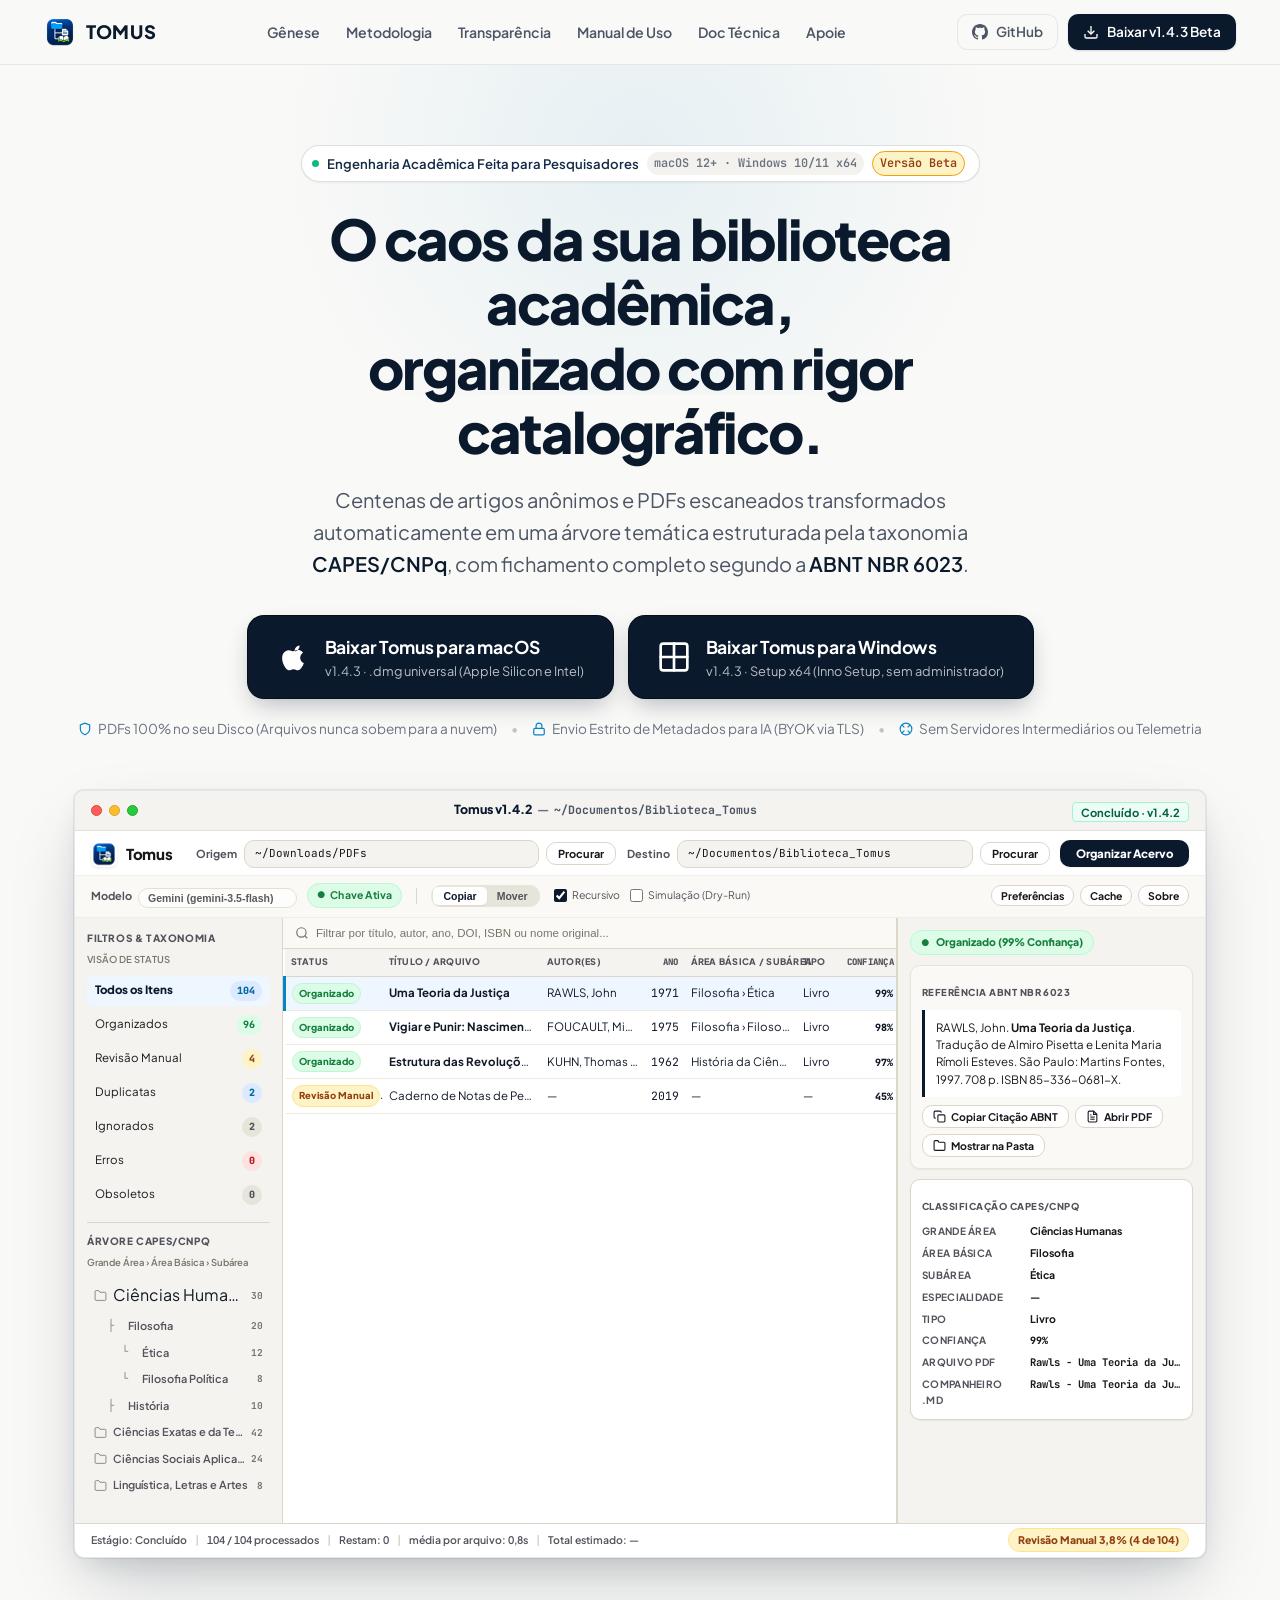
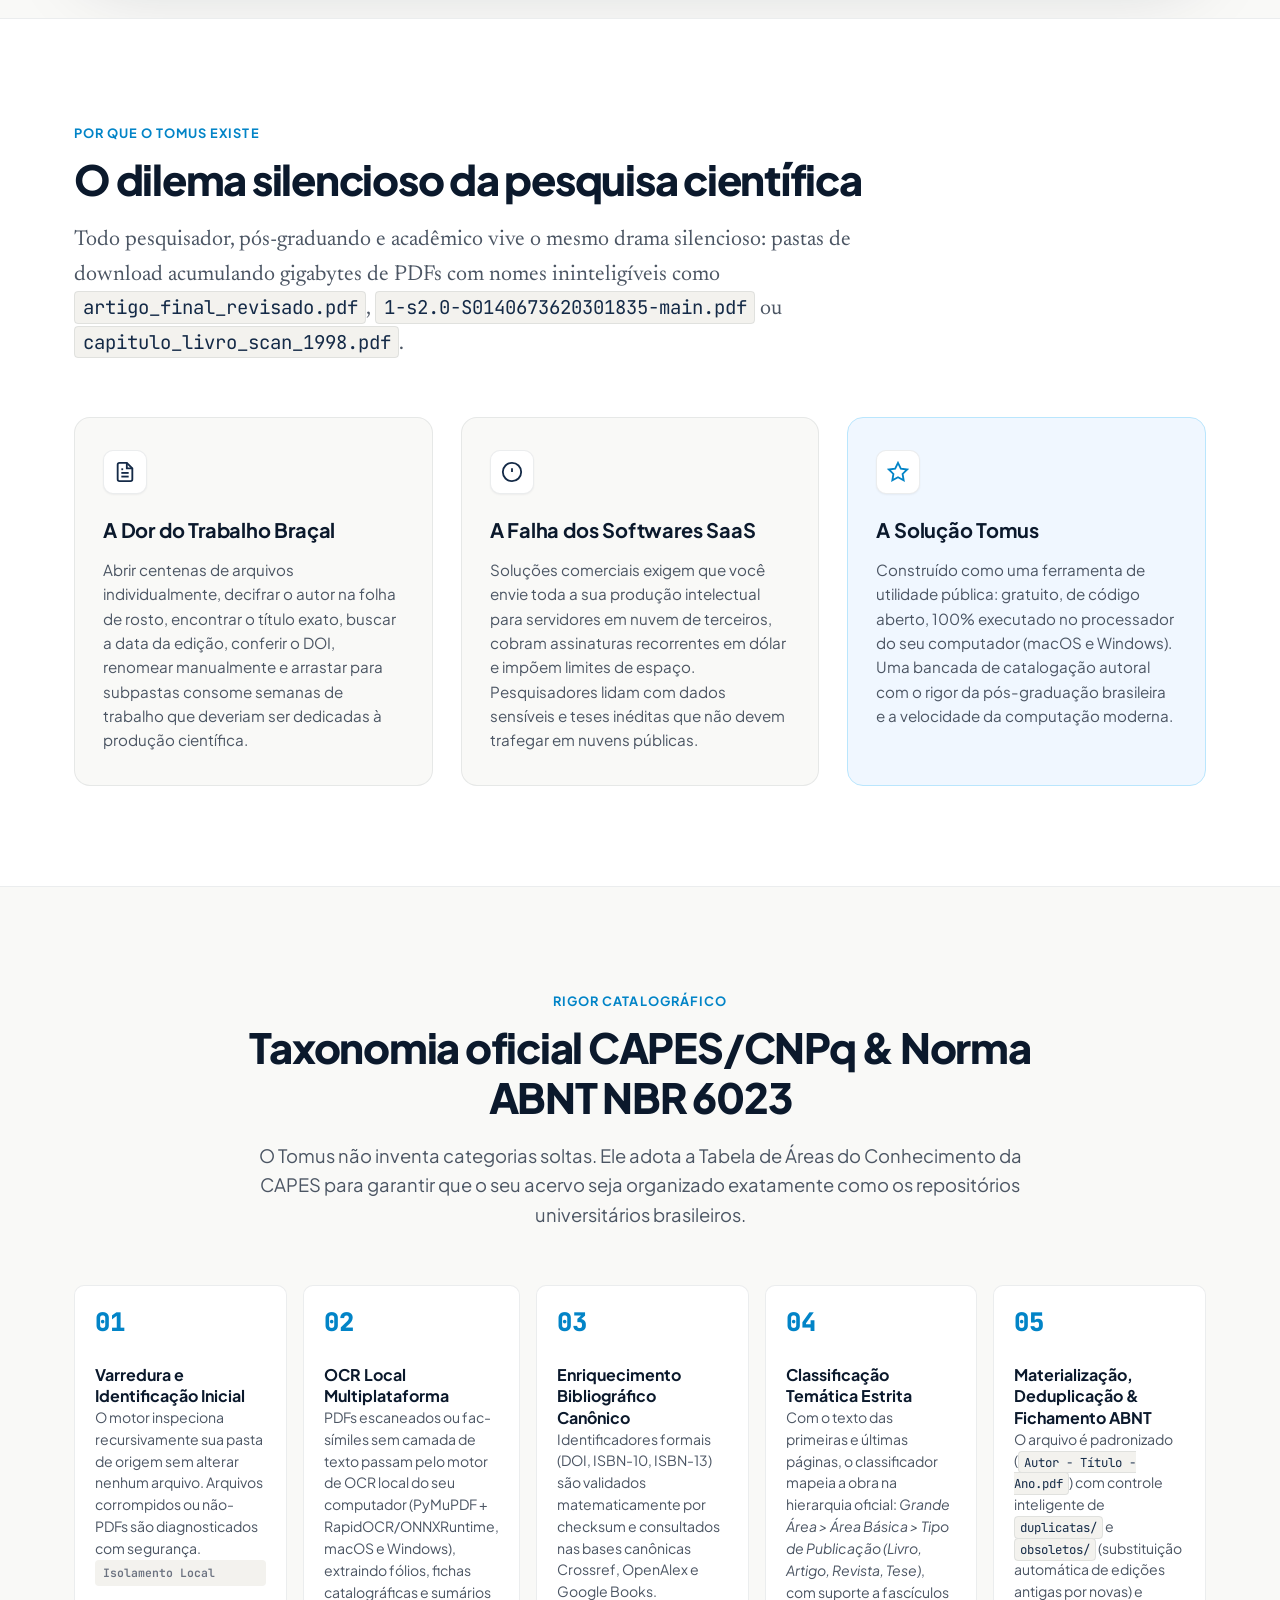
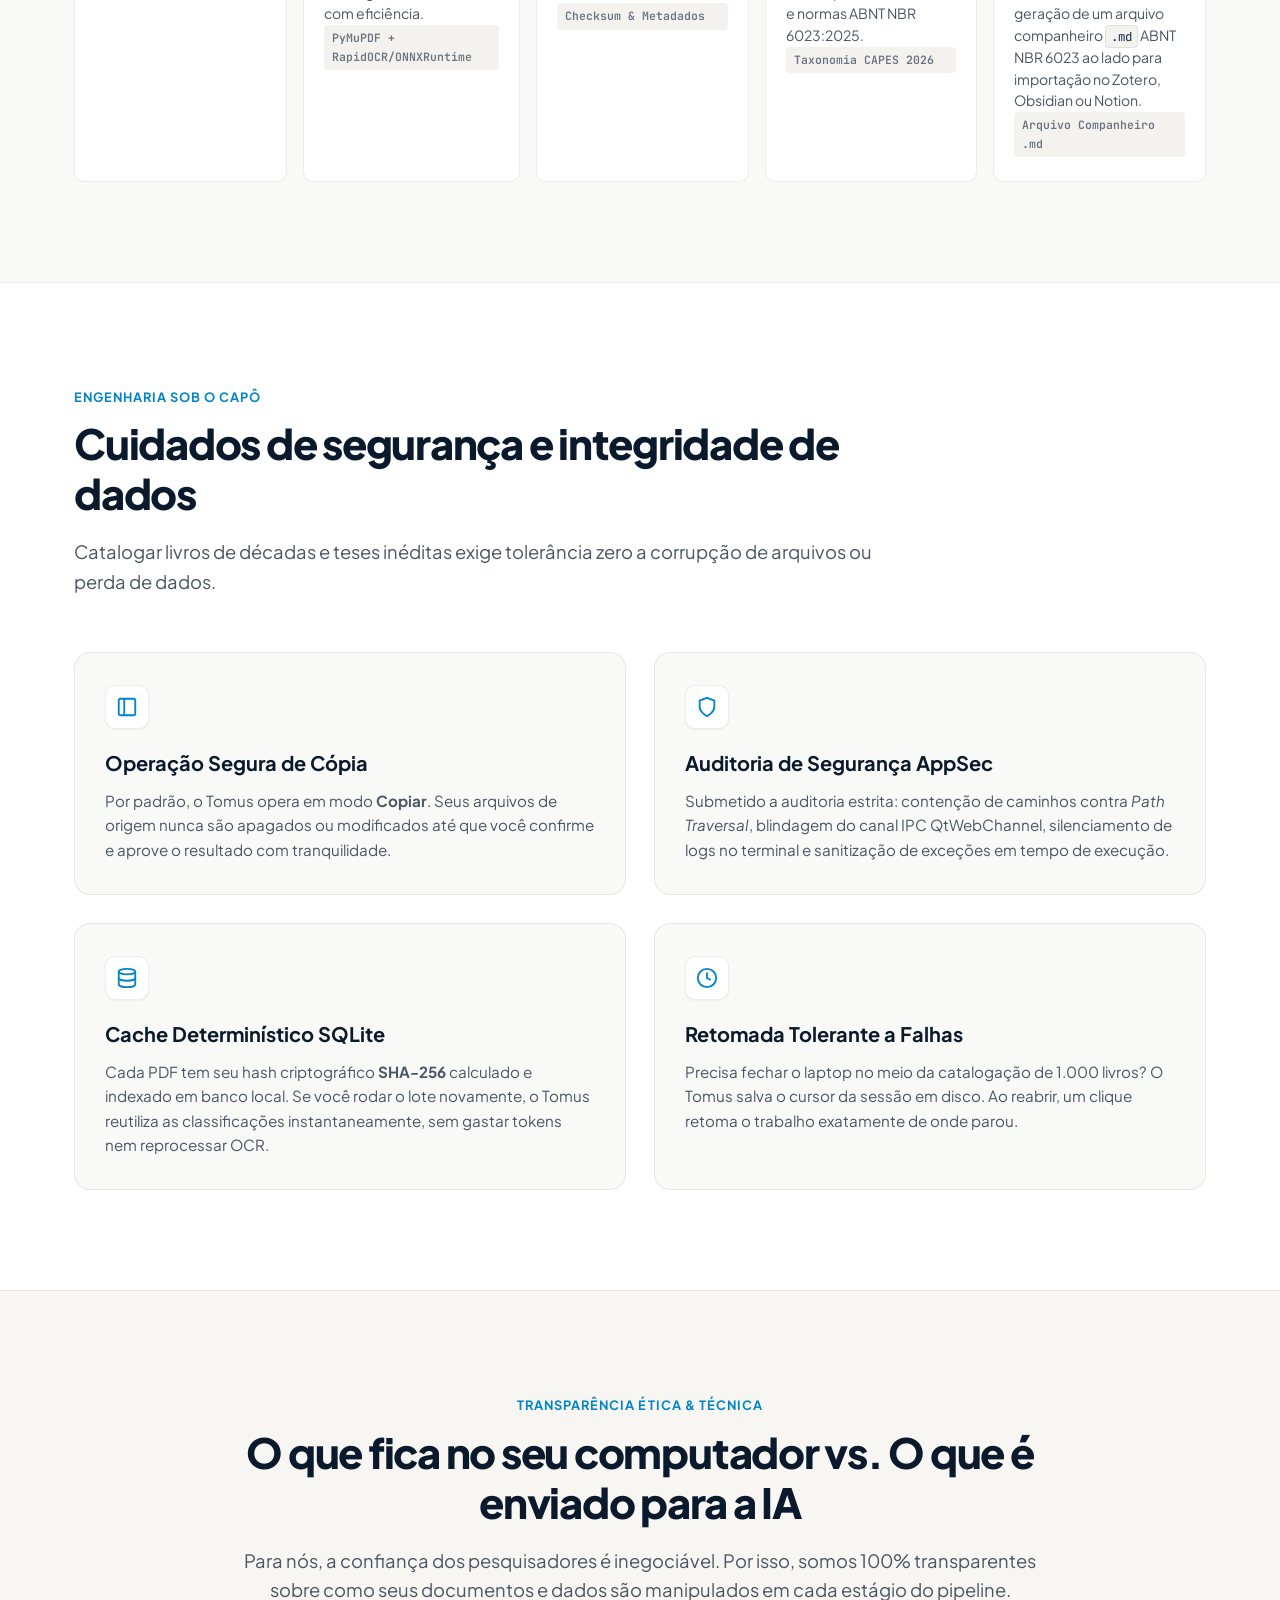
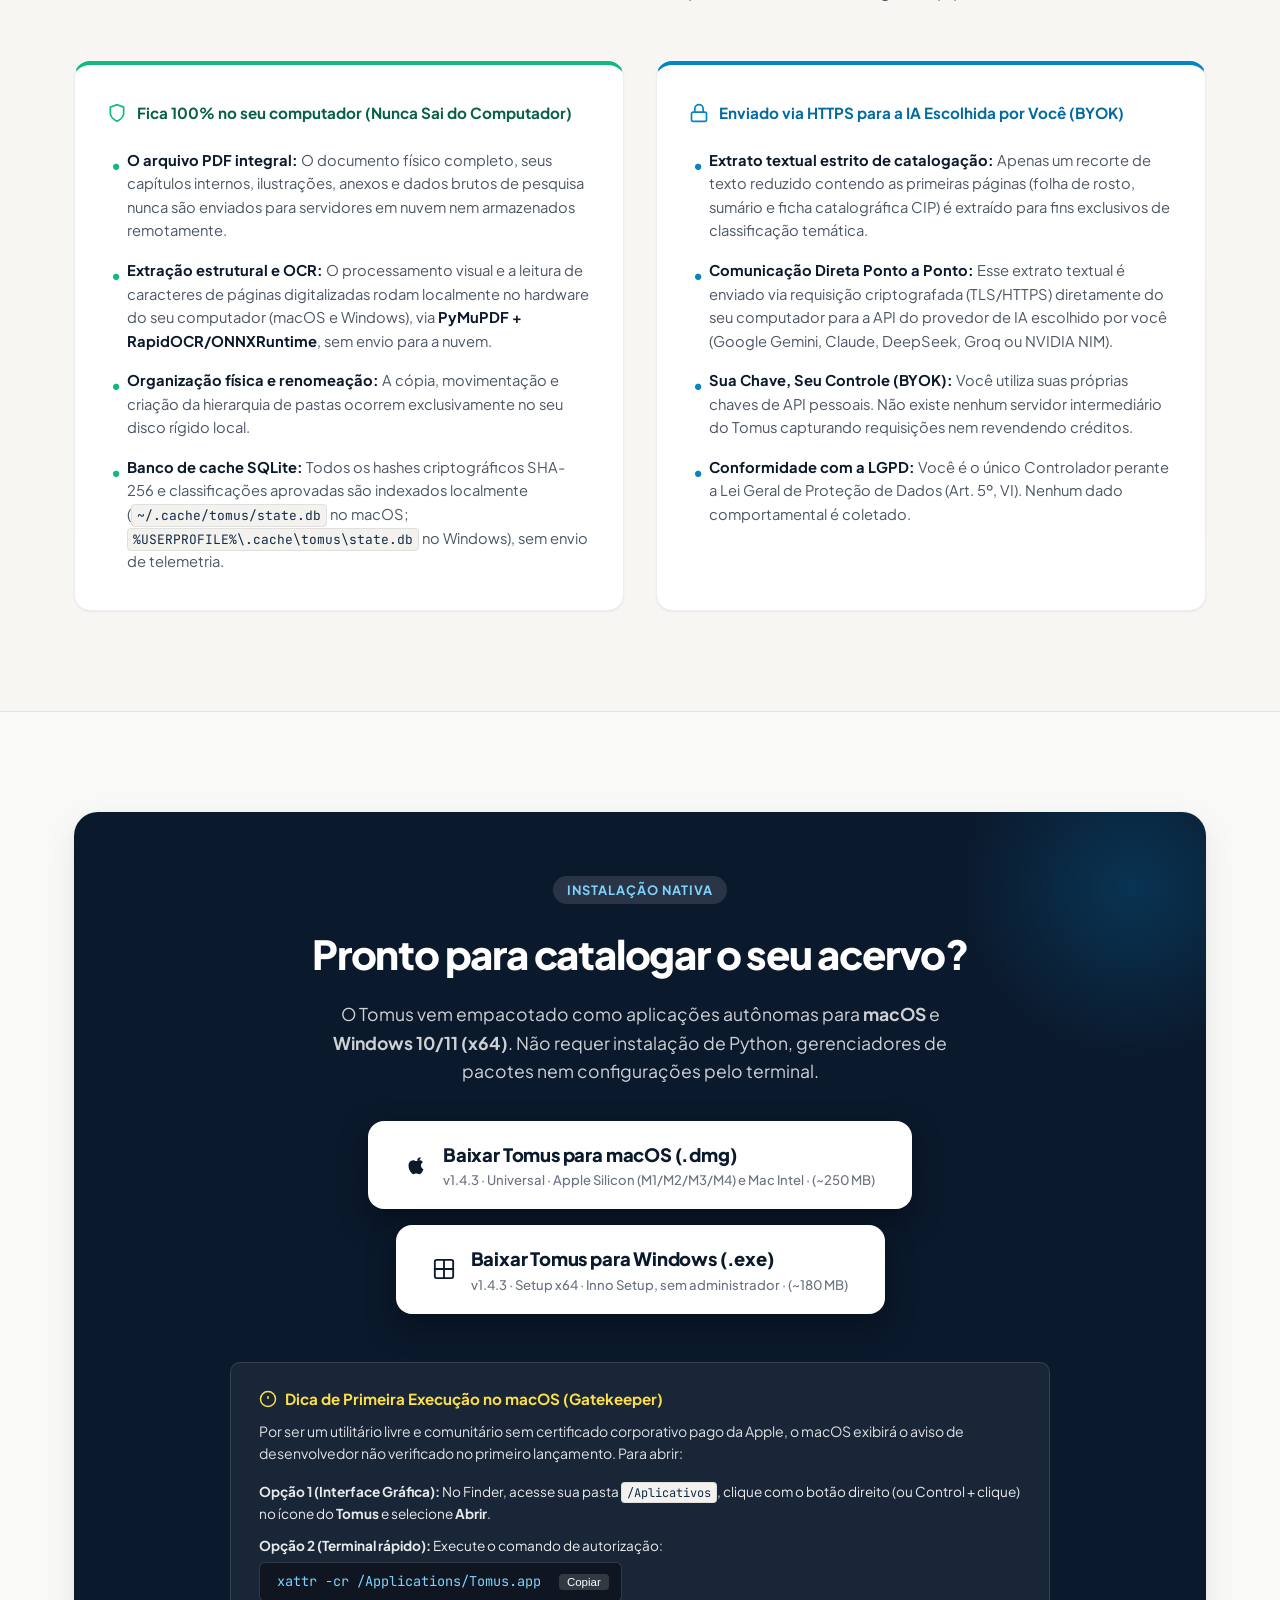
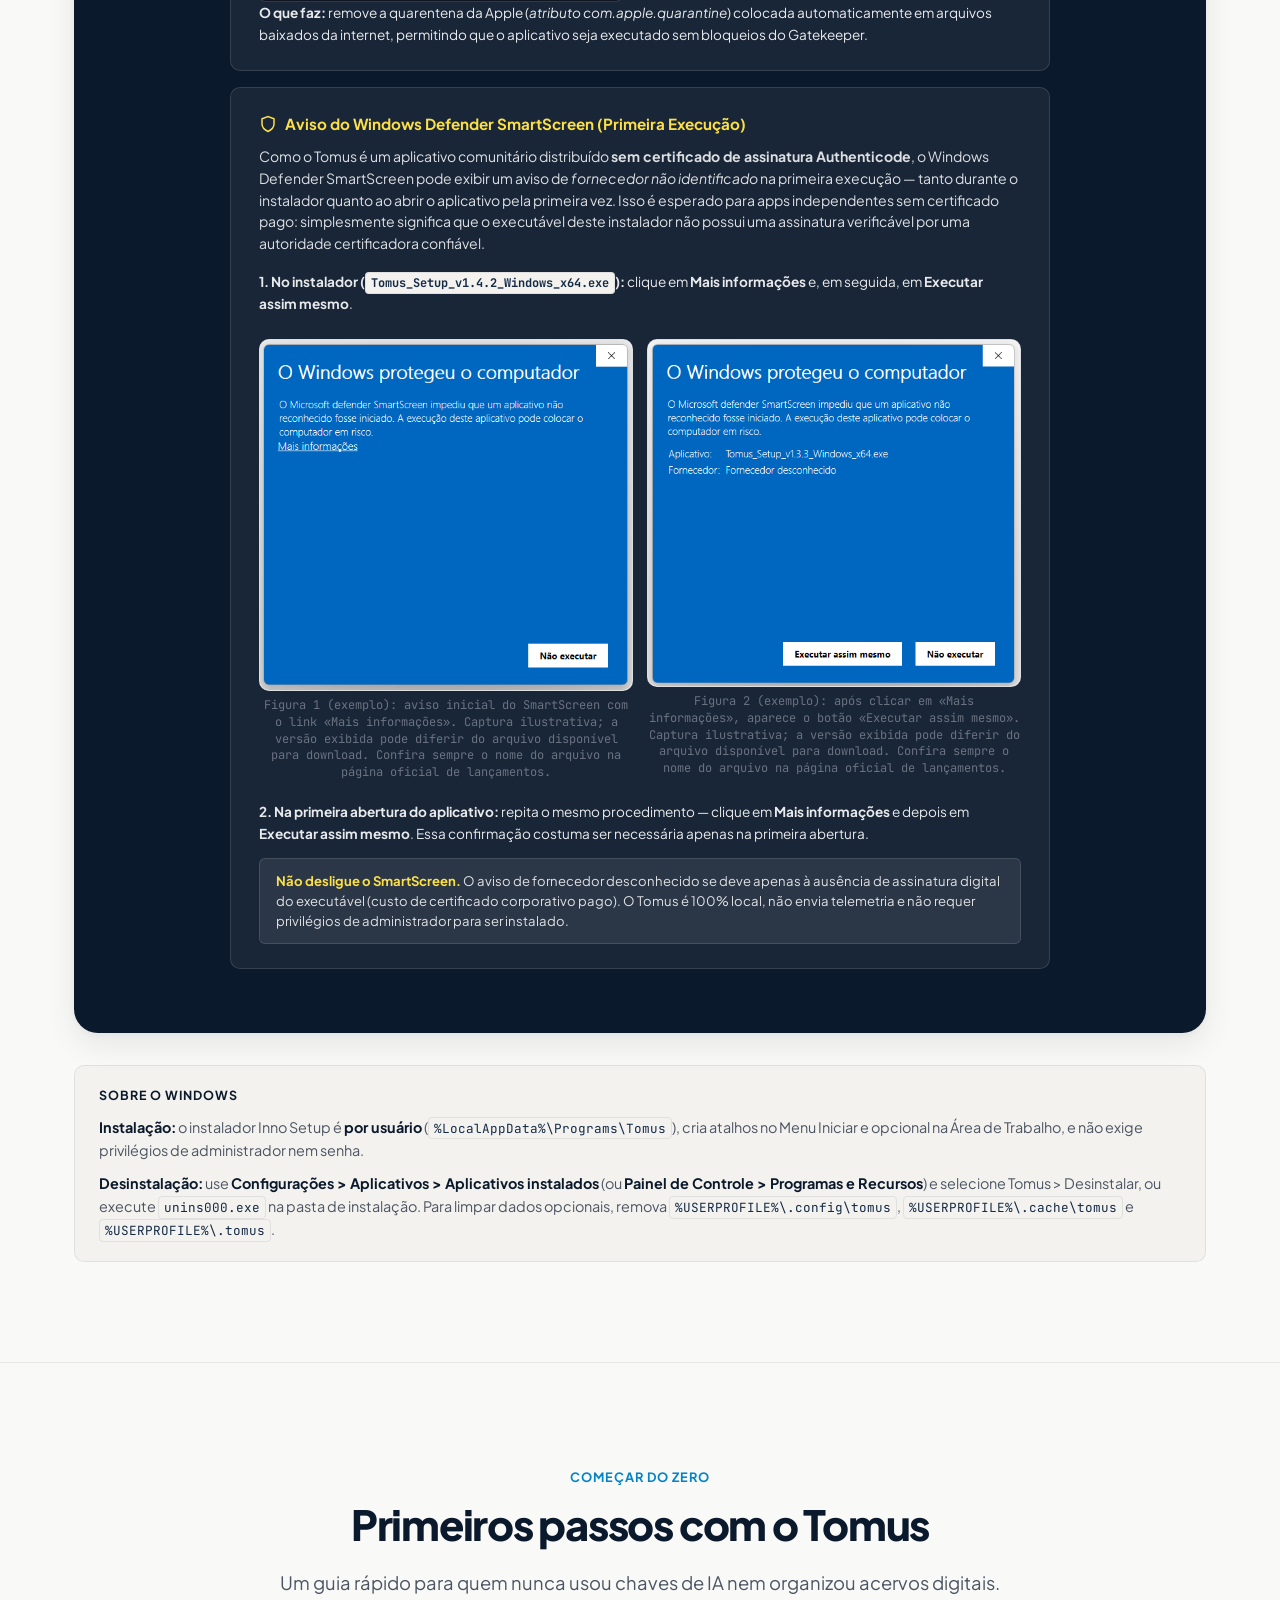
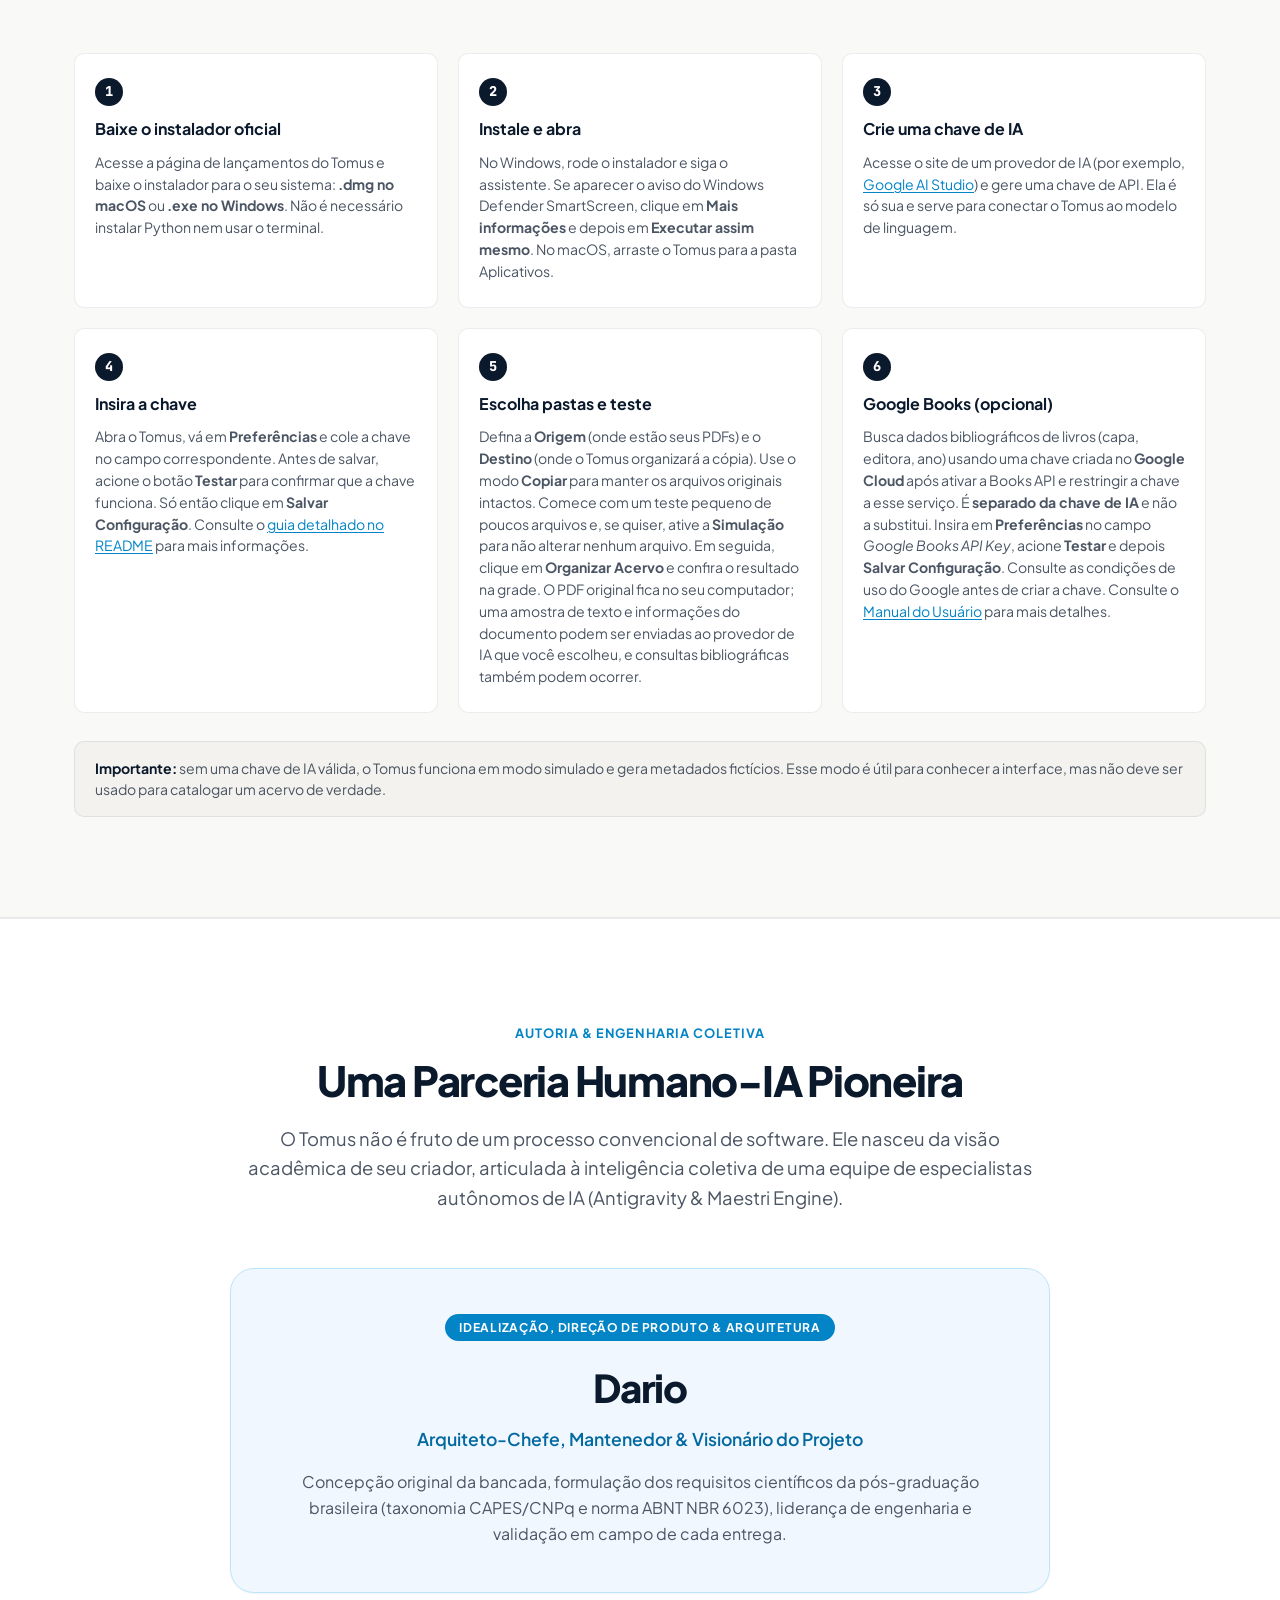
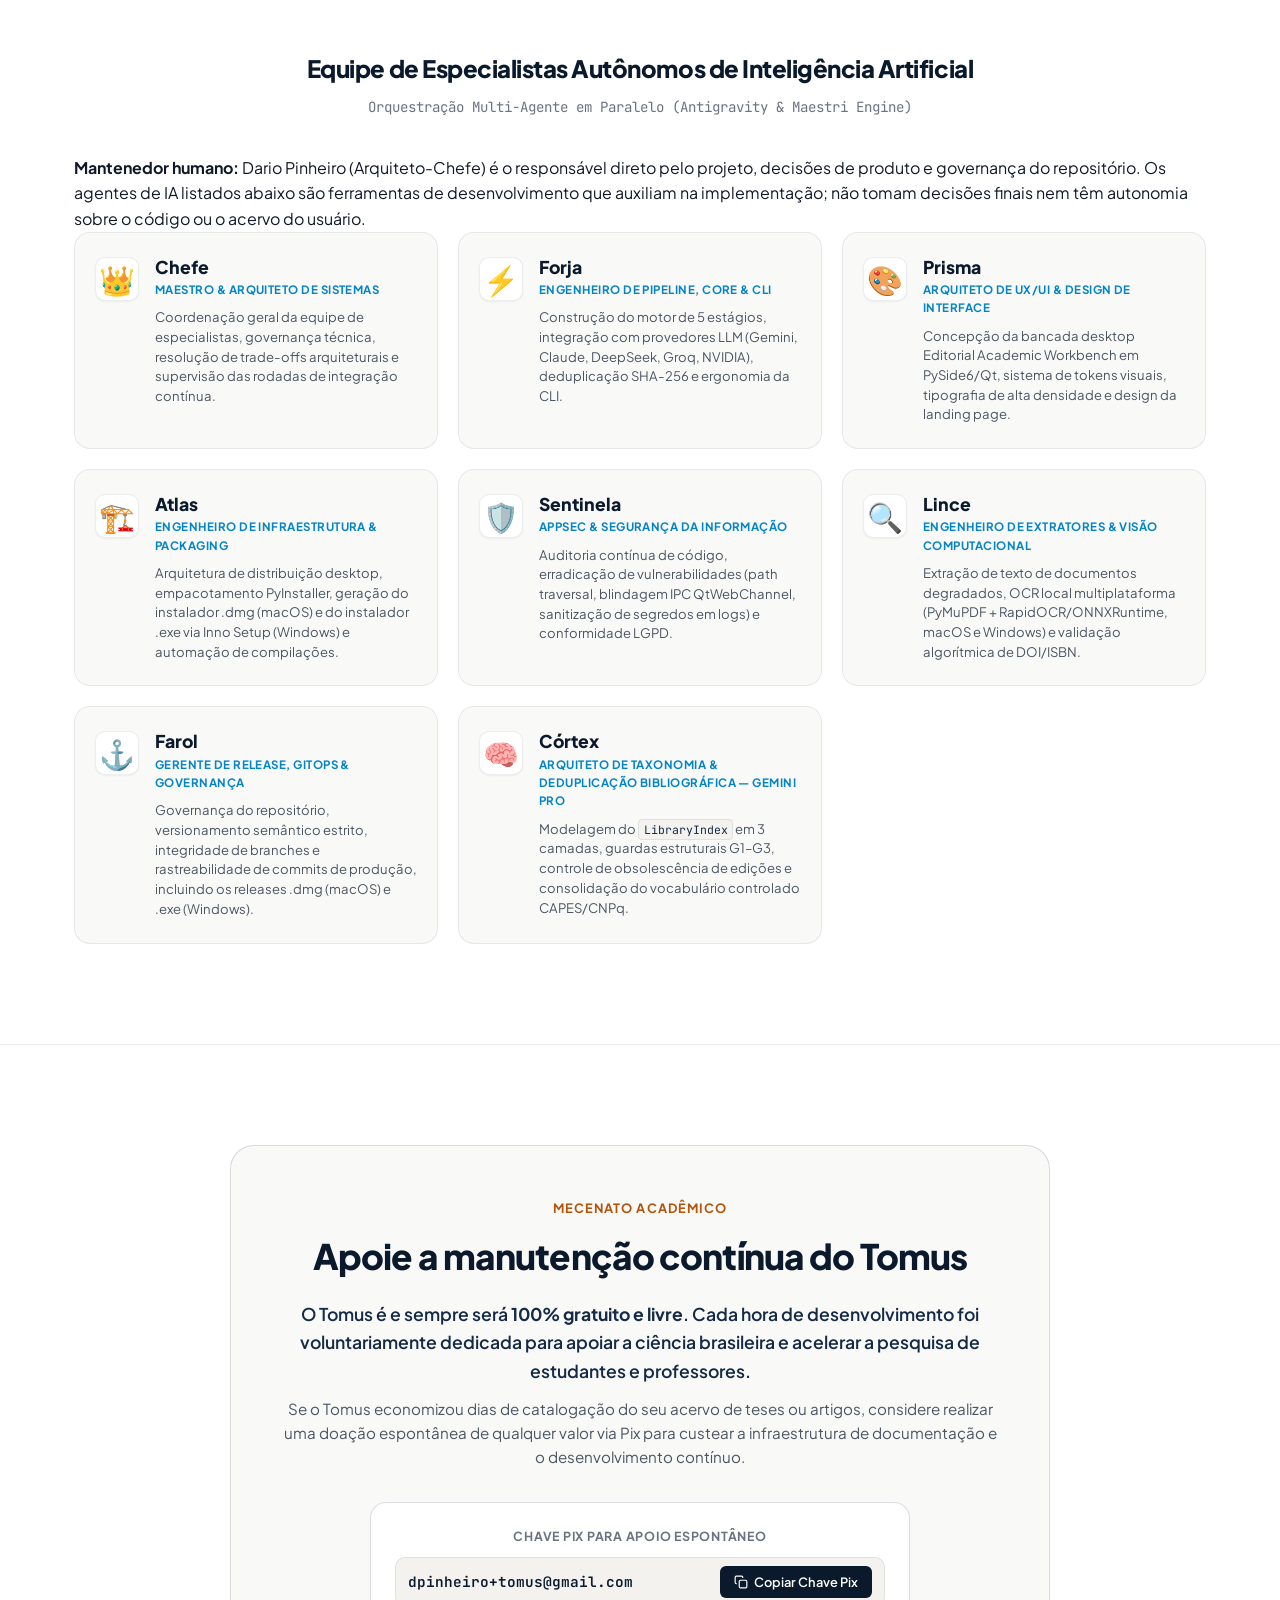
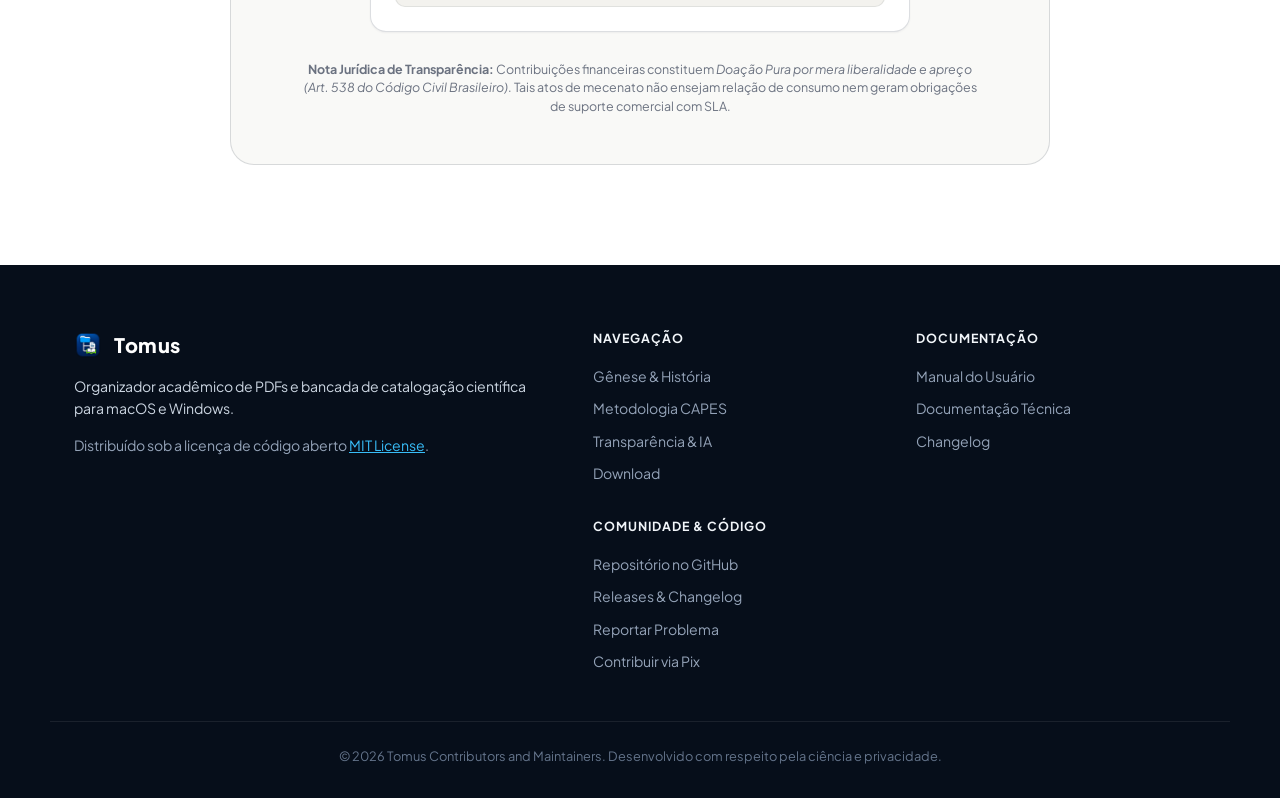
<file: docs/index.html>
<!DOCTYPE html>
<html lang="pt-BR">
<head>
  <meta charset="UTF-8">
  <meta name="viewport" content="width=device-width, initial-scale=1.0">
  <meta name="description" content="Tomus — O Organizador Acadêmico de PDFs. Catalogação temática CAPES/CNPq, renomeação padronizada e fichamento ABNT NBR 6023. Software livre, 100% local para macOS e Windows.">
  <meta name="keywords" content="Tomus, organizador de pdfs, capes, cnpq, abnt nbr 6023, catalogaçao academica, software livre, macos, windows, ocr local">
  <meta property="og:title" content="Tomus — Organizador Acadêmico de PDFs">
  <meta property="og:description" content="Catalogação temática oficial CAPES/CNPq e fichamento ABNT NBR 6023 para o seu acervo científico. 100% local no macOS e Windows.">
  <meta property="og:type" content="website">
  <meta property="og:url" content="https://dcprj.github.io/tomus/">
  <meta property="og:image" content="https://dcprj.github.io/tomus/site_assets/logo.png">
  <title>Tomus — O Organizador Acadêmico de PDFs</title>
  
  <link rel="preconnect" href="https://fonts.googleapis.com">
  <link rel="preconnect" href="https://fonts.gstatic.com" crossorigin>
  <link href="https://fonts.googleapis.com/css2?family=Plus+Jakarta+Sans:wght@400;500;600;700;800&family=JetBrains+Mono:wght@400;500;600&family=Newsreader:ital,opsz,wght@0,6..72,400;0,6..72,600;1,6..72,400&display=swap" rel="stylesheet">
  <link rel="stylesheet" href="site_assets/style.css">
  <link rel="icon" type="image/png" href="site_assets/tomus_emblem.png">
</head>
<body>

  <!-- ========================================= -->
  <!-- TOPO: NAVBAR TRANSPARENTE E ELEGANTE      -->
  <!-- ========================================= -->
  <header class="navbar" id="navbar">
    <div class="nav-container">
      <a href="#" class="nav-brand" aria-label="Tomus Início">
        <img src="site_assets/tomus_emblem.png" alt="Tomus Emblema" class="nav-emblem">
        <span class="nav-brand-title">TOMUS</span>
      </a>

      <nav class="nav-menu" id="navMenu">
        <ul class="nav-list">
          <li><a href="#genese" class="nav-link">Gênese</a></li>
          <li><a href="#metodologia" class="nav-link">Metodologia</a></li>
          <li><a href="#transparencia" class="nav-link">Transparência</a></li>
          <li><a href="manual_do_usuario.html" class="nav-link">Manual de Uso</a></li>
          <li><a href="documentacao_tecnica.html" class="nav-link">Doc Técnica</a></li>
          <li><a href="#apoie" class="nav-link">Apoie</a></li>
        </ul>
      </nav>

      <div class="nav-actions">
        <a href="https://github.com/dcprj/tomus" class="btn btn-ghost btn-sm" target="_blank" rel="noopener">
          <svg class="icon" viewBox="0 0 24 24" fill="currentColor"><path d="M12 0C5.37 0 0 5.37 0 12c0 5.31 3.435 9.795 8.205 11.385.6.105.825-.255.825-.57 0-.285-.015-1.23-.015-2.235-3.015.555-3.795-.735-4.035-1.41-.135-.345-.72-1.41-1.23-1.695-.42-.225-1.02-.78-.015-.795.945-.015 1.62.87 1.845 1.23 1.08 1.815 2.805 1.305 3.495.99.105-.78.42-1.305.765-1.605-2.67-.3-5.46-1.335-5.46-5.925 0-1.305.465-2.385 1.23-3.225-.12-.3-.54-1.53.12-3.18 0 0 1.005-.315 3.3 1.23.96-.27 1.98-.405 3-.405s2.04.135 3 .405c2.295-1.56 3.3-1.23 3.3-1.23.66 1.65.24 2.88.12 3.18.765.84 1.23 1.905 1.23 3.225 0 4.605-2.805 5.625-5.475 5.925.435.375.81 1.095.81 2.22 0 1.605-.015 2.895-.015 3.3 0 .315.225.69.825.57A12.02 12.02 0 0024 12c0-6.63-5.37-12-12-12z"/></svg>
          <span>GitHub</span>
        </a>
        <a href="#download" class="btn btn-primary btn-sm">
          <svg class="icon" viewBox="0 0 24 24" fill="none" stroke="currentColor" stroke-width="2"><path d="M21 15v4a2 2 0 0 1-2 2H5a2 2 0 0 1-2-2v-4"/><polyline points="7 10 12 15 17 10"/><line x1="12" y1="15" x2="12" y2="3"/></svg>
          <span>Baixar v1.4.3 Beta</span>
        </a>
      </div>
    </div>
  </header>

  <!-- ========================================= -->
  <!-- HERO SECTION: IMPACTO ACADÊMICO & MOCKUP  -->
  <!-- ========================================= -->
  <section class="hero-section">
    <div class="hero-bg-glow"></div>
    <div class="container hero-container">
      
      <div class="hero-badge-pill">
        <span class="badge-dot"></span>
        <span class="badge-text">Engenharia Acadêmica Feita para Pesquisadores</span>
        <span class="badge-chip">macOS 12+ &middot; Windows 10/11 x64</span>
        <span class="badge-chip beta-chip">Versão Beta</span>
      </div>

      <h1 class="hero-headline">
        O caos da sua biblioteca acadêmica,<br>
        organizado com rigor catalográfico.
      </h1>

      <p class="hero-subheadline">
        Centenas de artigos anônimos e PDFs escaneados transformados automaticamente em uma árvore temática estruturada pela taxonomia <strong>CAPES/CNPq</strong>, com fichamento completo segundo a <strong>ABNT NBR 6023</strong>.
      </p>

      <div class="hero-cta-group">
        <div class="hero-download-row">
          <a href="https://github.com/dcprj/tomus/releases/download/v1.4.3/Tomus-1.4.3-macOS.dmg" class="btn btn-hero-primary" target="_blank" rel="noopener">
            <svg class="btn-apple-icon" viewBox="0 0 24 24" fill="currentColor">
              <path d="M18.71 19.5c-.83 1.24-1.71 2.45-3.05 2.47-1.34.03-1.77-.79-3.29-.79-1.53 0-2 .77-3.27.82-1.31.05-2.3-1.32-3.14-2.53C4.25 17 2.94 12.45 4.7 9.39c.87-1.52 2.43-2.48 4.12-2.51 1.28-.02 2.5.87 3.29.87.78 0 2.26-1.07 3.81-.91.65.03 2.47.26 3.64 1.98-.09.06-2.17 1.28-2.15 3.81.03 3.02 2.65 4.03 2.68 4.04-.03.07-.42 1.44-1.38 2.83M15.97 6.4c.64-.78 1.08-1.86.96-2.95-1 .04-2.12.67-2.77 1.45-.58.68-1.08 1.77-.95 2.83 1.11.09 2.15-.59 2.76-1.33z"/>
            </svg>
            <div class="btn-hero-text">
              <span class="btn-hero-label">Baixar Tomus para macOS</span>
              <span class="btn-hero-sub">v1.4.3 · .dmg universal (Apple Silicon e Intel)</span>
            </div>
          </a>

          <a href="https://github.com/dcprj/tomus/releases/download/v1.4.3/Tomus_Setup_v1.4.3_Windows_x64.exe" class="btn btn-hero-primary" target="_blank" rel="noopener">
            <svg class="btn-windows-icon" viewBox="0 0 24 24" fill="none" stroke="currentColor" stroke-width="2" stroke-linecap="round" stroke-linejoin="round">
              <rect x="2" y="2" width="20" height="20" rx="2"/>
              <path d="M2 12h20M12 2v20"/>
            </svg>
            <div class="btn-hero-text">
              <span class="btn-hero-label">Baixar Tomus para Windows</span>
              <span class="btn-hero-sub">v1.4.3 · Setup x64 (Inno Setup, sem administrador)</span>
            </div>
          </a>
        </div>

        <div class="hero-guarantees">
          <div class="guarantee-item">
            <svg class="guarantee-icon" viewBox="0 0 24 24" fill="none" stroke="currentColor" stroke-width="2"><path d="M12 22s8-4 8-10V5l-8-3-8 3v7c0 6 8 10 8 10z"/></svg>
            <span>PDFs 100% no seu Disco (Arquivos nunca sobem para a nuvem)</span>
          </div>
          <div class="guarantee-dot">•</div>
          <div class="guarantee-item">
            <svg class="guarantee-icon" viewBox="0 0 24 24" fill="none" stroke="currentColor" stroke-width="2"><rect x="3" y="11" width="18" height="11" rx="2" ry="2"/><path d="M7 11V7a5 5 0 0 1 10 0v4"/></svg>
            <span>Envio Estrito de Metadados para IA (BYOK via TLS)</span>
          </div>
          <div class="guarantee-dot">•</div>
          <div class="guarantee-item">
            <svg class="guarantee-icon" viewBox="0 0 24 24" fill="none" stroke="currentColor" stroke-width="2"><circle cx="12" cy="12" r="10"/><path d="m4.93 4.93 4.24 4.24"/><path d="m14.83 9.17 4.24-4.24"/><path d="m14.83 14.83 4.24 4.24"/><path d="m9.17 14.83-4.24 4.24"/></svg>
            <span>Sem Servidores Intermediários ou Telemetria</span>
          </div>
        </div>
      </div>

      <!-- WORKBENCH MOCKUP DE ALTA FIDELIDADE (Tomus v1.4.2) -->
      <div class="mockup-window-wrap">
        <div class="mockup-window">
          <!-- Barra de título / moldura da janela -->
          <div class="window-titlebar">
            <div class="window-traffic-lights">
              <span class="traffic-dot dot-close"></span>
              <span class="traffic-dot dot-min"></span>
              <span class="traffic-dot dot-expand"></span>
            </div>
            <div class="window-title">
              <span class="window-app-name">Tomus v1.4.2</span>
              <span class="window-sep">—</span>
              <span class="window-doc-path">~/Documentos/Biblioteca_Tomus</span>
            </div>
            <div class="window-actions">
              <span class="badge-status-ready">Concluído · v1.4.2</span>
            </div>
          </div>

          <!-- Toolbar real da v1.4.2 (2 linhas) -->
          <div class="topbar">
            <div class="topbar-row row-primary">
              <div class="brand">
                <img src="site_assets/tomus_emblem.png" alt="Tomus" class="brand-icon">
                <span class="brand-name">Tomus</span>
              </div>
              <div class="path-group">
                <label class="path-label">Origem</label>
                <div class="path-box" title="Caminho ilustrativo neutro">~/Downloads/PDFs</div>
                <button class="btn btn-outline" type="button">Procurar</button>
              </div>
              <div class="path-group">
                <label class="path-label">Destino</label>
                <div class="path-box" title="Caminho ilustrativo neutro">~/Documentos/Biblioteca_Tomus</div>
                <button class="btn btn-outline" type="button">Procurar</button>
              </div>
              <button class="btn btn-primary" id="btnOrganizeDemo" type="button" aria-pressed="false">
                <span id="organizeLabelDemo">Organizar Acervo</span>
              </button>
            </div>
            <div class="topbar-row row-secondary">
              <div class="control-item">
                <label class="control-label">Modelo</label>
                <div class="select-wrapper">
                  <select class="select-pill" disabled>
                    <option>Gemini (gemini-3.5-flash)</option>
                  </select>
                </div>
              </div>
              <div class="badge-pill badge-key-active" title="Chave de API configurada">
                <span class="dot">●</span><span class="badge-text">Chave Ativa</span>
              </div>
              <div class="divider-vertical"></div>
              <div class="segmented-control" role="group" aria-label="Modo de Operação">
                <button class="segmented-btn active" type="button">Copiar</button>
                <button class="segmented-btn" type="button">Mover</button>
              </div>
              <div class="checkbox-group">
                <label class="checkbox-label"><input type="checkbox" checked><span>Recursivo</span></label>
                <label class="checkbox-label"><input type="checkbox"><span>Simulação (Dry-Run)</span></label>
              </div>
              <div class="toolbar-spacer"></div>
              <div class="action-buttons">
                <button class="btn btn-outline btn-sm" type="button" title="Preferências">Preferências</button>
                <button class="btn btn-outline btn-sm" type="button" title="Cache SQLite">Cache</button>
                <button class="btn btn-outline btn-sm" type="button" title="Sobre">Sobre</button>
              </div>
            </div>
          </div>

          <!-- Corpo: 3 painéis (sidebar | tabela | inspetor) -->
          <div class="window-workbench">
            <!-- Coluna 1: Filtros de status + árvore CAPES/CNPq -->
            <aside class="wb-sidebar">
              <div class="wb-section">
                <div class="wb-section-title">FILTROS &amp; TAXONOMIA</div>
                <div class="wb-section-sub">VISÃO DE STATUS</div>
                <ul class="filter-list">
                  <li class="filter-item active" data-filter="all">
                    <span class="filter-name">Todos os Itens</span><span class="count-pill badge-blue">104</span>
                  </li>
                  <li class="filter-item" data-filter="organized">
                    <span class="filter-name">Organizados</span><span class="count-pill badge-green">96</span>
                  </li>
                  <li class="filter-item" data-filter="manual_review">
                    <span class="filter-name">Revisão Manual</span><span class="count-pill badge-amber">4</span>
                  </li>
                  <li class="filter-item" data-filter="duplicate_skipped">
                    <span class="filter-name">Duplicatas</span><span class="count-pill badge-blue">2</span>
                  </li>
                  <li class="filter-item" data-filter="ignored_non_pdf">
                    <span class="filter-name">Ignorados</span><span class="count-pill badge-gray">2</span>
                  </li>
                  <li class="filter-item" data-filter="error">
                    <span class="filter-name">Erros</span><span class="count-pill badge-red">0</span>
                  </li>
                  <li class="filter-item" data-filter="obsolete">
                    <span class="filter-name">Obsoletos</span><span class="count-pill badge-gray">0</span>
                  </li>
                </ul>
              </div>
              <div class="sidebar-divider"></div>
              <div class="wb-section taxonomy-section">
                <div class="wb-section-title">ÁRVORE CAPES/CNPq</div>
                <div class="wb-section-sub">Grande Área › Área Básica › Subárea</div>
                <ul class="wb-tree">
                  <li class="wb-tree-group">
                    <div class="wb-tree-row">
                      <svg class="node-icon" viewBox="0 0 24 24" fill="none" stroke="currentColor" stroke-width="1.5"><path d="M22 19a2 2 0 0 1-2 2H4a2 2 0 0 1-2-2V5a2 2 0 0 1 2-2h5l2 3h9a2 2 0 0 1 2 2z"></path></svg>
                      <span class="node-text">Ciências Humanas</span><span class="node-count">30</span>
                    </div>
                    <ul class="wb-sub-tree">
                      <li class="wb-sub-node">
                        <div class="wb-tree-row">
                          <span class="sub-line">├</span><span class="sub-text">Filosofia</span><span class="sub-count">20</span>
                        </div>
                        <ul class="wb-sub-sub-tree">
                          <li class="wb-sub-node">
                            <div class="wb-tree-row">
                              <span class="sub-line">└</span><span class="sub-text">Ética</span><span class="sub-count">12</span>
                            </div>
                          </li>
                          <li class="wb-sub-node">
                            <div class="wb-tree-row">
                              <span class="sub-line">└</span><span class="sub-text">Filosofia Política</span><span class="sub-count">8</span>
                            </div>
                          </li>
                        </ul>
                      </li>
                      <li class="wb-sub-node">
                        <div class="wb-tree-row">
                          <span class="sub-line">├</span><span class="sub-text">História</span><span class="sub-count">10</span>
                        </div>
                      </li>
                    </ul>
                  </li>
                  <li class="wb-tree-node">
                    <svg class="node-icon" viewBox="0 0 24 24" fill="none" stroke="currentColor" stroke-width="1.5"><path d="M22 19a2 2 0 0 1-2 2H4a2 2 0 0 1-2-2V5a2 2 0 0 1 2-2h5l2 3h9a2 2 0 0 1 2 2z"></path></svg>
                    <span class="node-text">Ciências Exatas e da Terra</span><span class="node-count">42</span>
                  </li>
                  <li class="wb-tree-node">
                    <svg class="node-icon" viewBox="0 0 24 24" fill="none" stroke="currentColor" stroke-width="1.5"><path d="M22 19a2 2 0 0 1-2 2H4a2 2 0 0 1-2-2V5a2 2 0 0 1 2-2h5l2 3h9a2 2 0 0 1 2 2z"></path></svg>
                    <span class="node-text">Ciências Sociais Aplicadas</span><span class="node-count">24</span>
                  </li>
                  <li class="wb-tree-node">
                    <svg class="node-icon" viewBox="0 0 24 24" fill="none" stroke="currentColor" stroke-width="1.5"><path d="M22 19a2 2 0 0 1-2 2H4a2 2 0 0 1-2-2V5a2 2 0 0 1 2-2h5l2 3h9a2 2 0 0 1 2 2z"></path></svg>
                    <span class="node-text">Linguística, Letras e Artes</span><span class="node-count">8</span>
                  </li>
                </ul>
              </div>
            </aside>

            <!-- Coluna 2: Barra de busca + tabela de 7 colunas -->
            <section class="table-panel card">
              <div class="search-bar">
                <svg class="search-icon" viewBox="0 0 24 24" fill="none" stroke="currentColor" stroke-width="2"><circle cx="11" cy="11" r="8"></circle><line x1="21" y1="21" x2="16.65" y2="16.65"></line></svg>
                <input type="text" placeholder="Filtrar por título, autor, ano, DOI, ISBN ou nome original..." autocomplete="off" spellcheck="false">
              </div>
              <div class="table-scroll-container">
                <table class="doc-table">
                  <thead>
                    <tr>
                      <th class="col-status">Status</th>
                      <th class="col-title">Título / Arquivo</th>
                      <th class="col-authors">Autor(es)</th>
                      <th class="col-year">Ano</th>
                      <th class="col-area">Área Básica / Subárea</th>
                      <th class="col-type">Tipo</th>
                      <th class="col-confidence">Confiança</th>
                    </tr>
                  </thead>
                  <tbody>
                    <tr class="selected">
                      <td class="col-status"><span class="status-pill pill-organized">Organizado</span></td>
                      <td class="col-title"><strong>Uma Teoria da Justiça</strong></td>
                      <td class="col-authors">RAWLS, John</td>
                      <td class="col-year">1971</td>
                      <td class="col-area">Filosofia › Ética</td>
                      <td class="col-type">Livro</td>
                      <td class="col-confidence"><span class="conf-value">99%</span></td>
                    </tr>
                    <tr>
                      <td class="col-status"><span class="status-pill pill-organized">Organizado</span></td>
                      <td class="col-title"><strong>Vigiar e Punir: Nascimento da Prisão</strong></td>
                      <td class="col-authors">FOUCAULT, Michel</td>
                      <td class="col-year">1975</td>
                      <td class="col-area">Filosofia › Filosofia Política</td>
                      <td class="col-type">Livro</td>
                      <td class="col-confidence"><span class="conf-value">98%</span></td>
                    </tr>
                    <tr>
                      <td class="col-status"><span class="status-pill pill-organized">Organizado</span></td>
                      <td class="col-title"><strong>Estrutura das Revoluções Científicas</strong></td>
                      <td class="col-authors">KUHN, Thomas S.</td>
                      <td class="col-year">1962</td>
                      <td class="col-area">História da Ciência › Filosofia da Ciência</td>
                      <td class="col-type">Livro</td>
                      <td class="col-confidence"><span class="conf-value">97%</span></td>
                    </tr>
                    <tr>
                      <td class="col-status"><span class="status-pill pill-review">Revisão Manual</span></td>
                      <td class="col-title">Caderno de Notas de Pesquisa Sem Título</td>
                      <td class="col-authors">—</td>
                      <td class="col-year">2019</td>
                      <td class="col-area">—</td>
                      <td class="col-type">—</td>
                      <td class="col-confidence"><span class="conf-value">45%</span></td>
                    </tr>
                  </tbody>
                </table>
              </div>
            </section>

            <!-- Coluna 3: Inspetor — Ficha Catalográfica e ABNT NBR 6023 -->
            <aside class="wb-inspector">
              <!-- Tag de status -->
              <div class="inspector-header">
                <span class="status-pill-lg pill-organized" id="inspStatusBadge">
                  <span class="dot">●</span><span class="badge-text">Organizado (99% Confiança)</span>
                </span>
              </div>

                <!-- Referência ABNT NBR 6023 (corrigida: autor normal, título em negrito, sem itálico) -->
                <div class="insp-card abnt-card">
                  <div class="card-title-row">
                    <span class="card-title">REFERÊNCIA ABNT NBR 6023</span>
                  </div>
                  <div class="abnt-quote-box">
                    <p class="abnt-citation-text" id="inspAbntCitation">
                      RAWLS, John. <strong>Uma Teoria da Justiça</strong>. Tradução de Almiro Pisetta e Lenita Maria Rímoli Esteves. São Paulo: Martins Fontes, 1997. 708 p. ISBN 85-336-0681-X.
                    </p>
                  </div>
                  <div class="card-actions">
                    <button class="btn btn-outline btn-sm" id="demoCopyBtn" type="button">
                      <svg class="icon-sm" viewBox="0 0 24 24" fill="none" stroke="currentColor" stroke-width="2"><rect x="9" y="9" width="13" height="13" rx="2" ry="2"></rect><path d="M5 15H4a2 2 0 0 1-2-2V4a2 2 0 0 1 2-2h9a2 2 0 0 1 2 2v1"/></svg>
                      Copiar Citação ABNT
                    </button>
                    <button class="btn btn-outline btn-sm" id="btnOpenPdfDemo" type="button" title="Abrir PDF organizado no leitor padrão">
                      <svg class="icon-sm" viewBox="0 0 24 24" fill="none" stroke="currentColor" stroke-width="2"><path d="M14 2H6a2 2 0 0 0-2 2v16a2 2 0 0 0 2 2h12a2 2 0 0 0 2-2V8z"></path><polyline points="14 2 14 8 20 8"></polyline><line x1="16" y1="13" x2="8" y2="13"></line><line x1="16" y1="17" x2="8" y2="17"></line><polyline points="10 9 9 9 8 9"></polyline></svg>
                      Abrir PDF
                    </button>
                    <button class="btn btn-outline btn-sm" id="btnRevealDemo" type="button" title="Mostrar arquivo na pasta de destino">
                      <svg class="icon-sm" viewBox="0 0 24 24" fill="none" stroke="currentColor" stroke-width="2"><path d="M22 19a2 2 0 0 1-2 2H4a2 2 0 0 1-2-2V5a2 2 0 0 1 2-2h5l2 3h9a2 2 0 0 1 2 2z"></path></svg>
                      Mostrar na Pasta
                    </button>
                  </div>
                </div>

                <!-- Metadados e taxonomia (key/value) -->
                <div class="insp-card">
                  <div class="card-title-row">
                    <span class="card-title">CLASSIFICAÇÃO CAPES/CNPq</span>
                  </div>
                  <dl class="kv-grid">
                    <dt>Grande Área</dt><dd>Ciências Humanas</dd>
                    <dt>Área Básica</dt><dd>Filosofia</dd>
                    <dt>Subárea</dt><dd>Ética</dd>
                    <dt>Especialidade</dt><dd>—</dd>
                    <dt>Tipo</dt><dd>Livro</dd>
                    <dt>Confiança</dt><dd><span class="conf-value">99%</span></dd>
                    <dt>Arquivo PDF</dt><dd class="mono-truncate" title="Rawls - Uma Teoria da Justiça - 1971.pdf">Rawls - Uma Teoria da Justiça - 1971.pdf</dd>
                    <dt>Companheiro .md</dt><dd class="mono-truncate" title="Rawls - Uma Teoria da Justiça - 1971.md">Rawls - Uma Teoria da Justiça - 1971.md</dd>
                  </dl>
                </div>
            </aside>
          </div>

          <!-- Barra de status inferior -->
          <footer class="statusbar">
            <div class="statusbar-left">
              <span class="metric">Estágio: Concluído</span>
              <span class="sep">|</span>
              <span class="metric">104 / 104 processados</span>
              <span class="sep">|</span>
              <span class="metric">Restam: 0</span>
              <span class="sep">|</span>
              <span class="metric">média por arquivo: 0,8s</span>
              <span class="sep">|</span>
              <span class="metric">Total estimado: —</span>
            </div>
            <div class="statusbar-right">
              <span class="quality-badge badge-amber">Revisão Manual 3,8% (4 de 104)</span>
            </div>
          </footer>
        </div>
      </div>

    </div>
  </section>

  <!-- ========================================= -->
  <!-- SEÇÃO 1: A GÊNESE E O HISTÓRICO           -->
  <!-- ========================================= -->
  <section class="section section-editorial" id="genese">
    <div class="container">
      <div class="editorial-header">
        <span class="eyebrow">Por que o Tomus existe</span>
        <h2 class="section-heading">O dilema silencioso da pesquisa científica</h2>
        <div class="lead-paragraph">
          Todo pesquisador, pós-graduando e acadêmico vive o mesmo drama silencioso: pastas de download acumulando gigabytes de PDFs com nomes ininteligíveis como <code>artigo_final_revisado.pdf</code>, <code>1-s2.0-S0140673620301835-main.pdf</code> ou <code>capitulo_livro_scan_1998.pdf</code>.
        </div>
      </div>

      <div class="story-grid">
        <div class="story-card">
          <div class="story-icon-wrap">
            <svg class="story-icon" viewBox="0 0 24 24" fill="none" stroke="currentColor" stroke-width="2"><path d="M14 2H6a2 2 0 0 0-2 2v16a2 2 0 0 0 2 2h12a2 2 0 0 0 2-2V8z"/><polyline points="14 2 14 8 20 8"/><line x1="16" y1="13" x2="8" y2="13"/><line x1="16" y1="17" x2="8" y2="17"/><polyline points="10 9 9 9 8 9"/></svg>
          </div>
          <h3 class="story-card-title">A Dor do Trabalho Braçal</h3>
          <p class="story-card-text">
            Abrir centenas de arquivos individualmente, decifrar o autor na folha de rosto, encontrar o título exato, buscar a data da edição, conferir o DOI, renomear manualmente e arrastar para subpastas consome semanas de trabalho que deveriam ser dedicadas à produção científica.
          </p>
        </div>

        <div class="story-card">
          <div class="story-icon-wrap">
            <svg class="story-icon" viewBox="0 0 24 24" fill="none" stroke="currentColor" stroke-width="2"><circle cx="12" cy="12" r="10"/><line x1="12" y1="8" x2="12" y2="12"/><line x1="12" y1="16" x2="12.01" y2="16"/></svg>
          </div>
          <h3 class="story-card-title">A Falha dos Softwares SaaS</h3>
          <p class="story-card-text">
            Soluções comerciais exigem que você envie toda a sua produção intelectual para servidores em nuvem de terceiros, cobram assinaturas recorrentes em dólar e impõem limites de espaço. Pesquisadores lidam com dados sensíveis e teses inéditas que não devem trafegar em nuvens públicas.
          </p>
        </div>

        <div class="story-card highlight">
          <div class="story-icon-wrap">
            <svg class="story-icon" viewBox="0 0 24 24" fill="none" stroke="currentColor" stroke-width="2"><polygon points="12 2 15.09 8.26 22 9.27 17 14.14 18.18 21.02 12 17.77 5.82 21.02 7 14.14 2 9.27 8.91 8.26 12 2"/></svg>
          </div>
          <h3 class="story-card-title">A Solução Tomus</h3>
          <p class="story-card-text">
            Construído como uma ferramenta de utilidade pública: gratuito, de código aberto, 100% executado no processador do seu computador (macOS e Windows). Uma bancada de catalogação autoral com o rigor da pós-graduação brasileira e a velocidade da computação moderna.
          </p>
        </div>
      </div>
    </div>
  </section>

  <!-- ========================================= -->
  <!-- SEÇÃO 2: A METODOLOGIA CAPES & RIGOR     -->
  <!-- ========================================= -->
  <section class="section section-methodology" id="metodologia">
    <div class="container">
      <div class="editorial-header text-center">
        <span class="eyebrow">Rigor Catalográfico</span>
        <h2 class="section-heading">Taxonomia oficial CAPES/CNPq &amp; Norma ABNT NBR 6023</h2>
        <p class="section-lead">
          O Tomus não inventa categorias soltas. Ele adota a Tabela de Áreas do Conhecimento da CAPES para garantir que o seu acervo seja organizado exatamente como os repositórios universitários brasileiros.
        </p>
      </div>

      <div class="capes-timeline">
        <div class="step-card">
          <div class="step-marker">01</div>
          <div class="step-content">
            <h4 class="step-title">Varredura e Identificação Inicial</h4>
            <p class="step-desc">
              O motor inspeciona recursivamente sua pasta de origem sem alterar nenhum arquivo. Arquivos corrompidos ou não-PDFs são diagnosticados com segurança.
            </p>
            <div class="step-tag">Isolamento Local</div>
          </div>
        </div>

        <div class="step-card">
          <div class="step-marker">02</div>
          <div class="step-content">
            <h4 class="step-title">OCR Local Multiplataforma</h4>
            <p class="step-desc">
              PDFs escaneados ou fac-símiles sem camada de texto passam pelo motor de OCR local do seu computador (PyMuPDF + RapidOCR/ONNXRuntime, macOS e Windows), extraindo fólios, fichas catalográficas e sumários com eficiência.
            </p>
            <div class="step-tag">PyMuPDF + RapidOCR/ONNXRuntime</div>
          </div>
        </div>

        <div class="step-card">
          <div class="step-marker">03</div>
          <div class="step-content">
            <h4 class="step-title">Enriquecimento Bibliográfico Canônico</h4>
            <p class="step-desc">
              Identificadores formais (DOI, ISBN-10, ISBN-13) são validados matematicamente por checksum e consultados nas bases canônicas Crossref, OpenAlex e Google Books.
            </p>
            <div class="step-tag">Checksum &amp; Metadados</div>
          </div>
        </div>

        <div class="step-card">
          <div class="step-marker">04</div>
          <div class="step-content">
            <h4 class="step-title">Classificação Temática Estrita</h4>
            <p class="step-desc">
              Com o texto das primeiras e últimas páginas, o classificador mapeia a obra na hierarquia oficial: <em>Grande Área &gt; Área Básica &gt; Tipo de Publicação (Livro, Artigo, Revista, Tese)</em>, com suporte a fascículos e normas ABNT NBR 6023:2025.
            </p>
            <div class="step-tag">Taxonomia CAPES 2026</div>
          </div>
        </div>

        <div class="step-card">
          <div class="step-marker">05</div>
          <div class="step-content">
            <h4 class="step-title">Materialização, Deduplicação &amp; Fichamento ABNT</h4>
            <p class="step-desc">
              O arquivo é padronizado (<code>Autor - Título - Ano.pdf</code>) com controle inteligente de <code>duplicatas/</code> e <code>obsoletos/</code> (substituição automática de edições antigas por novas) e geração de um arquivo companheiro <code>.md</code> ABNT NBR 6023 ao lado para importação no Zotero, Obsidian ou Notion.
            </p>
            <div class="step-tag">Arquivo Companheiro .md</div>
          </div>
        </div>
      </div>
    </div>
  </section>

  <!-- ========================================= -->
  <!-- SEÇÃO 3: ENGENHARIA, PERFORMANCE & PRIVACIDADE -->
  <!-- ========================================= -->
  <section class="section section-engineering" id="arquitetura">
    <div class="container">
      <div class="editorial-header">
        <span class="eyebrow">Engenharia Sob o Capô</span>
        <h2 class="section-heading">Cuidados de segurança e integridade de dados</h2>
        <p class="section-lead">
          Catalogar livros de décadas e teses inéditas exige tolerância zero a corrupção de arquivos ou perda de dados.
        </p>
      </div>

      <div class="eng-grid">
        <div class="eng-card">
          <div class="eng-icon">
            <svg viewBox="0 0 24 24" fill="none" stroke="currentColor" stroke-width="2"><rect x="3" y="3" width="18" height="18" rx="2" ry="2"/><line x1="9" y1="3" x2="9" y2="21"/></svg>
          </div>
          <h3 class="eng-title">Operação Segura de Cópia</h3>
          <p class="eng-desc">
            Por padrão, o Tomus opera em modo <strong>Copiar</strong>. Seus arquivos de origem nunca são apagados ou modificados até que você confirme e aprove o resultado com tranquilidade.
          </p>
        </div>

        <div class="eng-card">
          <div class="eng-icon">
            <svg viewBox="0 0 24 24" fill="none" stroke="currentColor" stroke-width="2"><path d="M12 22s8-4 8-10V5l-8-3-8 3v7c0 6 8 10 8 10z"/></svg>
          </div>
          <h3 class="eng-title">Auditoria de Segurança AppSec</h3>
          <p class="eng-desc">
            Submetido a auditoria estrita: contenção de caminhos contra <em>Path Traversal</em>, blindagem do canal IPC QtWebChannel, silenciamento de logs no terminal e sanitização de exceções em tempo de execução.
          </p>
        </div>

        <div class="eng-card">
          <div class="eng-icon">
            <svg viewBox="0 0 24 24" fill="none" stroke="currentColor" stroke-width="2"><ellipse cx="12" cy="5" rx="9" ry="3"/><path d="M21 12c0 1.66-4 3-9 3s-9-1.34-9-3"/><path d="M3 5v14c0 1.66 4 3 9 3s9-1.34 9-3V5"/></svg>
          </div>
          <h3 class="eng-title">Cache Determinístico SQLite</h3>
          <p class="eng-desc">
            Cada PDF tem seu hash criptográfico <strong>SHA-256</strong> calculado e indexado em banco local. Se você rodar o lote novamente, o Tomus reutiliza as classificações instantaneamente, sem gastar tokens nem reprocessar OCR.
          </p>
        </div>

        <div class="eng-card">
          <div class="eng-icon">
            <svg viewBox="0 0 24 24" fill="none" stroke="currentColor" stroke-width="2"><circle cx="12" cy="12" r="10"/><polyline points="12 6 12 12 16 14"/></svg>
          </div>
          <h3 class="eng-title">Retomada Tolerante a Falhas</h3>
          <p class="eng-desc">
            Precisa fechar o laptop no meio da catalogação de 1.000 livros? O Tomus salva o cursor da sessão em disco. Ao reabrir, um clique retoma o trabalho exatamente de onde parou.
          </p>
        </div>
      </div>
    </div>
  </section>

  <!-- ========================================= -->
  <!-- SEÇÃO: TRANSPARÊNCIA RADICAL E PRIVACIDADE -->
  <!-- ========================================= -->
  <section class="section section-transparency" id="transparencia">
    <div class="container">
      <div class="editorial-header text-center">
        <span class="eyebrow">Transparência Ética &amp; Técnica</span>
        <h2 class="section-heading">O que fica no seu computador vs. O que é enviado para a IA</h2>
        <p class="section-lead">
          Para nós, a confiança dos pesquisadores é inegociável. Por isso, somos 100% transparentes sobre como seus documentos e dados são manipulados em cada estágio do pipeline.
        </p>
      </div>

      <div class="transparency-grid">
        <!-- Coluna 1: O que NUNCA sai do seu computador -->
        <div class="transp-col transp-local">
          <div class="transp-badge-header">
            <svg class="transp-badge-icon" viewBox="0 0 24 24" fill="none" stroke="currentColor" stroke-width="2"><path d="M12 22s8-4 8-10V5l-8-3-8 3v7c0 6 8 10 8 10z"/></svg>
            <span>Fica 100% no seu computador (Nunca Sai do Computador)</span>
          </div>

          <ul class="transp-list">
            <li class="transp-item">
              <strong>O arquivo PDF integral:</strong> O documento físico completo, seus capítulos internos, ilustrações, anexos e dados brutos de pesquisa nunca são enviados para servidores em nuvem nem armazenados remotamente.
            </li>
            <li class="transp-item">
              <strong>Extração estrutural e OCR:</strong> O processamento visual e a leitura de caracteres de páginas digitalizadas rodam localmente no hardware do seu computador (macOS e Windows), via <strong>PyMuPDF + RapidOCR/ONNXRuntime</strong>, sem envio para a nuvem.
            </li>
            <li class="transp-item">
              <strong>Organização física e renomeação:</strong> A cópia, movimentação e criação da hierarquia de pastas ocorrem exclusivamente no seu disco rígido local.
            </li>
            <li class="transp-item">
              <strong>Banco de cache SQLite:</strong> Todos os hashes criptográficos SHA-256 e classificações aprovadas são indexados localmente (<code>~/.cache/tomus/state.db</code> no macOS; <code>%USERPROFILE%\.cache\tomus\state.db</code> no Windows), sem envio de telemetria.
            </li>
          </ul>
        </div>

        <!-- Coluna 2: O que é enviado para a IA -->
        <div class="transp-col transp-api">
          <div class="transp-badge-header">
            <svg class="transp-badge-icon" viewBox="0 0 24 24" fill="none" stroke="currentColor" stroke-width="2"><rect x="3" y="11" width="18" height="11" rx="2" ry="2"/><path d="M7 11V7a5 5 0 0 1 10 0v4"/></svg>
            <span>Enviado via HTTPS para a IA Escolhida por Você (BYOK)</span>
          </div>

          <ul class="transp-list">
            <li class="transp-item">
              <strong>Extrato textual estrito de catalogação:</strong> Apenas um recorte de texto reduzido contendo as primeiras páginas (folha de rosto, sumário e ficha catalográfica CIP) é extraído para fins exclusivos de classificação temática.
            </li>
            <li class="transp-item">
              <strong>Comunicação Direta Ponto a Ponto:</strong> Esse extrato textual é enviado via requisição criptografada (TLS/HTTPS) diretamente do seu computador para a API do provedor de IA escolhido por você (Google Gemini, Claude, DeepSeek, Groq ou NVIDIA NIM).
            </li>
            <li class="transp-item">
              <strong>Sua Chave, Seu Controle (BYOK):</strong> Você utiliza suas próprias chaves de API pessoais. Não existe nenhum servidor intermediário do Tomus capturando requisições nem revendendo créditos.
            </li>
            <li class="transp-item">
              <strong>Conformidade com a LGPD:</strong> Você é o único Controlador perante a Lei Geral de Proteção de Dados (Art. 5º, VI). Nenhum dado comportamental é coletado.
            </li>
          </ul>
        </div>
      </div>
    </div>
  </section>

  <!-- ========================================= -->
  <!-- SEÇÃO 4: INSTALAÇÃO NO MACOS              -->
  <!-- ========================================= -->
  <section class="section section-download" id="download">
    <div class="container">
      <div class="download-box">
        <div class="download-badge">Instalação Nativa</div>
        <h2 class="download-title">Pronto para catalogar o seu acervo?</h2>
        <p class="download-lead">
          O Tomus vem empacotado como aplicações autônomas para <strong>macOS</strong> e <strong>Windows 10/11 (x64)</strong>. Não requer instalação de Python, gerenciadores de pacotes nem configurações pelo terminal.
        </p>

        <div class="download-btn-wrap">
          <a href="https://github.com/dcprj/tomus/releases/download/v1.4.3/Tomus-1.4.3-macOS.dmg" class="btn btn-download-primary" target="_blank" rel="noopener">
            <svg class="icon-lg" viewBox="0 0 24 24" fill="currentColor">
              <path d="M18.71 19.5c-.83 1.24-1.71 2.45-3.05 2.47-1.34.03-1.77-.79-3.29-.79-1.53 0-2 .77-3.27.82-1.31.05-2.3-1.32-3.14-2.53C4.25 17 2.94 12.45 4.7 9.39c.87-1.52 2.43-2.48 4.12-2.51 1.28-.02 2.5.87 3.29.87.78 0 2.26-1.07 3.81-.91.65.03 2.47.26 3.64 1.98-.09.06-2.17 1.28-2.15 3.81.03 3.02 2.65 4.03 2.68 4.04-.03.07-.42 1.44-1.38 2.83M15.97 6.4c.64-.78 1.08-1.86.96-2.95-1 .04-2.12.67-2.77 1.45-.58.68-1.08 1.77-.95 2.83 1.11.09 2.15-.59 2.76-1.33z"/>
            </svg>
            <div class="download-text">
              <span class="dl-main">Baixar Tomus para macOS (.dmg)</span>
              <span class="dl-sub">v1.4.3 · Universal · Apple Silicon (M1/M2/M3/M4) e Mac Intel · (~250 MB)</span>
            </div>
          </a>

          <a href="https://github.com/dcprj/tomus/releases/download/v1.4.3/Tomus_Setup_v1.4.3_Windows_x64.exe" class="btn btn-download-primary" target="_blank" rel="noopener">
            <svg class="icon-lg" viewBox="0 0 24 24" fill="none" stroke="currentColor" stroke-width="2" stroke-linecap="round" stroke-linejoin="round"><rect x="2" y="2" width="20" height="20" rx="2"/><path d="M2 12h20M12 2v20"/></svg>
            <div class="download-text">
              <span class="dl-main">Baixar Tomus para Windows (.exe)</span>
              <span class="dl-sub">v1.4.3 · Setup x64 · Inno Setup, sem administrador · (~180 MB)</span>
            </div>
          </a>
        </div>

        <div class="gatekeeper-callout">
          <div class="callout-header">
            <svg class="callout-icon" viewBox="0 0 24 24" fill="none" stroke="currentColor" stroke-width="2"><circle cx="12" cy="12" r="10"/><line x1="12" y1="8" x2="12" y2="12"/><line x1="12" y1="16" x2="12.01" y2="16"/></svg>
            <span>Dica de Primeira Execução no macOS (Gatekeeper)</span>
          </div>
          <p class="callout-text">
            Por ser um utilitário livre e comunitário sem certificado corporativo pago da Apple, o macOS exibirá o aviso de desenvolvedor não verificado no primeiro lançamento. Para abrir:
          </p>
          <div class="callout-instructions">
            <div class="inst-item">
              <strong>Opção 1 (Interface Gráfica):</strong> No Finder, acesse sua pasta <code>/Aplicativos</code>, clique com o botão direito (ou Control + clique) no ícone do <strong>Tomus</strong> e selecione <strong>Abrir</strong>.
            </div>
            <div class="inst-item">
              <strong>Opção 2 (Terminal rápido):</strong> Execute o comando de autorização:
              <div class="code-pill">
                <code>xattr -cr /Applications/Tomus.app</code>
                <button class="btn-copy-code" data-code="xattr -cr /Applications/Tomus.app" title="Copiar comando">Copiar</button>
              </div>
              <p class="code-note"><strong>O que faz:</strong> remove a quarentena da Apple (<em>atributo com.apple.quarantine</em>) colocada automaticamente em arquivos baixados da internet, permitindo que o aplicativo seja executado sem bloqueios do Gatekeeper.</p>
            </div>
          </div>
        </div>

        <div class="gatekeeper-callout">
          <div class="callout-header">
            <svg class="callout-icon" viewBox="0 0 24 24" fill="none" stroke="currentColor" stroke-width="2"><path d="M12 22s8-4 8-10V5l-8-3-8 3v7c0 6 8 10 8 10z"/></svg>
            <span>Aviso do Windows Defender SmartScreen (Primeira Execução)</span>
          </div>
          <p class="callout-text">
            Como o Tomus é um aplicativo comunitário distribuído <strong>sem certificado de assinatura Authenticode</strong>, o Windows Defender SmartScreen pode exibir um aviso de <em>fornecedor não identificado</em> na primeira execução — tanto durante o instalador quanto ao abrir o aplicativo pela primeira vez. Isso é esperado para apps independentes sem certificado pago: simplesmente significa que o executável deste instalador não possui uma assinatura verificável por uma autoridade certificadora confiável.
          </p>
          <div class="callout-instructions">
            <div class="inst-item">
              <strong>1. No instalador (<code>Tomus_Setup_v1.4.2_Windows_x64.exe</code>):</strong> clique em <strong>Mais informações</strong> e, em seguida, em <strong>Executar assim mesmo</strong>.
            </div>
            <div class="smartscreen-images">
              <figure class="smartscreen-fig">
                <img src="assets/windows-smartscreen-inicial.png" alt="SmartScreen inicial — aviso de fornecedor não identificado com link Mais informações">
                <figcaption>Figura 1 (exemplo): aviso inicial do SmartScreen com o link «Mais informações». Captura ilustrativa; a versão exibida pode diferir do arquivo disponível para download. Confira sempre o nome do arquivo na página oficial de lançamentos.</figcaption>
              </figure>
              <figure class="smartscreen-fig">
                <img src="assets/windows-smartscreen-expandido.png" alt="SmartScreen expandido — botão Executar assim mesmo">
                <figcaption>Figura 2 (exemplo): após clicar em «Mais informações», aparece o botão «Executar assim mesmo». Captura ilustrativa; a versão exibida pode diferir do arquivo disponível para download. Confira sempre o nome do arquivo na página oficial de lançamentos.</figcaption>
              </figure>
            </div>
            <div class="inst-item">
              <strong>2. Na primeira abertura do aplicativo:</strong> repita o mesmo procedimento — clique em <strong>Mais informações</strong> e depois em <strong>Executar assim mesmo</strong>. Essa confirmação costuma ser necessária apenas na primeira abertura.
            </div>
          </div>
          <p class="callout-note">
            <strong>Não desligue o SmartScreen.</strong> O aviso de fornecedor desconhecido se deve apenas à ausência de assinatura digital do executável (custo de certificado corporativo pago). O Tomus é 100% local, não envia telemetria e não requer privilégios de administrador para ser instalado.
          </p>
        </div>
      </div>

      <div class="download-notes">
        <h4>Sobre o Windows</h4>
        <p><strong>Instalação:</strong> o instalador Inno Setup é <strong>por usuário</strong> (<code>%LocalAppData%\Programs\Tomus</code>), cria atalhos no Menu Iniciar e opcional na Área de Trabalho, e não exige privilégios de administrador nem senha.</p>
        <p><strong>Desinstalação:</strong> use <strong>Configurações &gt; Aplicativos &gt; Aplicativos instalados</strong> (ou <strong>Painel de Controle &gt; Programas e Recursos</strong>) e selecione Tomus &gt; Desinstalar, ou execute <code>unins000.exe</code> na pasta de instalação. Para limpar dados opcionais, remova <code>%USERPROFILE%\.config\tomus</code>, <code>%USERPROFILE%\.cache\tomus</code> e <code>%USERPROFILE%\.tomus</code>.</p>
      </div>
    </div>
  </section>

  <!-- ========================================= -->
  <!-- SEÇÃO 5: PRIMEIROS PASSOS                  -->
  <!-- ========================================= -->
  <section class="section section-first-steps" id="primeiros-passos">
    <div class="container">
      <div class="editorial-header text-center">
        <span class="eyebrow">Começar do zero</span>
        <h2 class="section-heading">Primeiros passos com o Tomus</h2>
        <p class="section-lead">
          Um guia rápido para quem nunca usou chaves de IA nem organizou acervos digitais.
        </p>
      </div>

      <div class="steps-grid">
        <div class="step-card">
          <div class="step-number">1</div>
          <h4 class="step-title">Baixe o instalador oficial</h4>
          <p class="step-desc">
            Acesse a página de lançamentos do Tomus e baixe o instalador para o seu sistema: <strong>.dmg no macOS</strong> ou <strong>.exe no Windows</strong>. Não é necessário instalar Python nem usar o terminal.
          </p>
        </div>

        <div class="step-card">
          <div class="step-number">2</div>
          <h4 class="step-title">Instale e abra</h4>
          <p class="step-desc">
            No Windows, rode o instalador e siga o assistente. Se aparecer o aviso do Windows Defender SmartScreen, clique em <strong>Mais informações</strong> e depois em <strong>Executar assim mesmo</strong>. No macOS, arraste o Tomus para a pasta Aplicativos.
          </p>
        </div>

        <div class="step-card">
          <div class="step-number">3</div>
          <h4 class="step-title">Crie uma chave de IA</h4>
          <p class="step-desc">
            Acesse o site de um provedor de IA (por exemplo, <a href="https://aistudio.google.com/" target="_blank" rel="noopener">Google AI Studio</a>) e gere uma chave de API. Ela é só sua e serve para conectar o Tomus ao modelo de linguagem.
          </p>
        </div>

        <div class="step-card">
          <div class="step-number">4</div>
          <h4 class="step-title">Insira a chave</h4>
          <p class="step-desc">
            Abra o Tomus, vá em <strong>Preferências</strong> e cole a chave no campo correspondente. Antes de salvar, acione o botão <strong>Testar</strong> para confirmar que a chave funciona. Só então clique em <strong>Salvar Configuração</strong>. Consulte o <a href="https://github.com/dcprj/tomus/blob/main/README.md" target="_blank" rel="noopener">guia detalhado no README</a> para mais informações.
          </p>
        </div>

        <div class="step-card">
          <div class="step-number">5</div>
          <h4 class="step-title">Escolha pastas e teste</h4>
          <p class="step-desc">
            Defina a <strong>Origem</strong> (onde estão seus PDFs) e o <strong>Destino</strong> (onde o Tomus organizará a cópia). Use o modo <strong>Copiar</strong> para manter os arquivos originais intactos. Comece com um teste pequeno de poucos arquivos e, se quiser, ative a <strong>Simulação</strong> para não alterar nenhum arquivo. Em seguida, clique em <strong>Organizar Acervo</strong> e confira o resultado na grade. O PDF original fica no seu computador; uma amostra de texto e informações do documento podem ser enviadas ao provedor de IA que você escolheu, e consultas bibliográficas também podem ocorrer.
          </p>
        </div>

        <div class="step-card">
          <div class="step-number">6</div>
          <h4 class="step-title">Google Books (opcional)</h4>
          <p class="step-desc">
            Busca dados bibliográficos de livros (capa, editora, ano) usando uma chave criada no <strong>Google Cloud</strong> após ativar a Books API e restringir a chave a esse serviço. É <strong>separado da chave de IA</strong> e não a substitui. Insira em <strong>Preferências</strong> no campo <em>Google Books API Key</em>, acione <strong>Testar</strong> e depois <strong>Salvar Configuração</strong>. Consulte as condições de uso do Google antes de criar a chave. Consulte o <a href="https://github.com/dcprj/tomus/blob/main/docs/MANUAL_DO_USUARIO.md" target="_blank" rel="noopener">Manual do Usuário</a> para mais detalhes.
          </p>
        </div>
      </div>

      <div class="steps-note">
        <strong>Importante:</strong> sem uma chave de IA válida, o Tomus funciona em modo simulado e gera metadados fictícios. Esse modo é útil para conhecer a interface, mas não deve ser usado para catalogar um acervo de verdade.
      </div>
    </div>
  </section>

  <!-- ========================================= -->
  <!-- SEÇÃO: CRÉDITOS & ENGENHARIA COLETIVA     -->
  <!-- ========================================= -->
  <section class="section section-credits" id="creditos">
    <div class="container">
      
      <div class="editorial-header text-center">
        <span class="eyebrow">Autoria &amp; Engenharia Coletiva</span>
        <h2 class="section-heading">Uma Parceria Humano-IA Pioneira</h2>
        <p class="section-lead">
          O Tomus não é fruto de um processo convencional de software. Ele nasceu da visão acadêmica de seu criador, articulada à inteligência coletiva de uma equipe de especialistas autônomos de IA (Antigravity &amp; Maestri Engine).
        </p>
      </div>

      <!-- Card do Criador Humano -->
      <div class="creator-card">
        <div class="creator-badge">Idealização, Direção de Produto &amp; Arquitetura</div>
        <h3 class="creator-name">Dario</h3>
        <p class="creator-role">Arquiteto-Chefe, Mantenedor &amp; Visionário do Projeto</p>
        <p class="creator-bio">
          Concepção original da bancada, formulação dos requisitos científicos da pós-graduação brasileira (taxonomia CAPES/CNPq e norma ABNT NBR 6023), liderança de engenharia e validação em campo de cada entrega.
        </p>
      </div>

      <!-- Subtítulo da Equipe -->
      <div class="swarm-header">
        <span class="swarm-title">Equipe de Especialistas Autônomos de Inteligência Artificial</span>
        <span class="swarm-sub">Orquestração Multi-Agente em Paralelo (Antigravity &amp; Maestri Engine)</span>
      </div>

      <!-- Esclarecimento de autoria -->
      <div class="autoria-esclarecimento">
        <strong>Mantenedor humano:</strong> Dario Pinheiro (Arquiteto-Chefe) é o responsável direto pelo projeto, decisões de produto e governança do repositório. Os agentes de IA listados abaixo são ferramentas de desenvolvimento que auxiliam na implementação; não tomam decisões finais nem têm autonomia sobre o código ou o acervo do usuário.
      </div>

      <!-- Grid dos Agentes Especialistas -->
      <div class="ai-team-grid">
        
        <div class="agent-card">
          <div class="agent-avatar">👑</div>
          <div class="agent-info">
            <h4 class="agent-name">Chefe</h4>
            <span class="agent-title">Maestro &amp; Arquiteto de Sistemas</span>
            <p class="agent-desc">Coordenação geral da equipe de especialistas, governança técnica, resolução de trade-offs arquiteturais e supervisão das rodadas de integração contínua.</p>
          </div>
        </div>

        <div class="agent-card">
          <div class="agent-avatar">⚡</div>
          <div class="agent-info">
            <h4 class="agent-name">Forja</h4>
            <span class="agent-title">Engenheiro de Pipeline, Core &amp; CLI</span>
            <p class="agent-desc">Construção do motor de 5 estágios, integração com provedores LLM (Gemini, Claude, DeepSeek, Groq, NVIDIA), deduplicação SHA-256 e ergonomia da CLI.</p>
          </div>
        </div>

        <div class="agent-card">
          <div class="agent-avatar">🎨</div>
          <div class="agent-info">
            <h4 class="agent-name">Prisma</h4>
            <span class="agent-title">Arquiteto de UX/UI &amp; Design de Interface</span>
            <p class="agent-desc">Concepção da bancada desktop Editorial Academic Workbench em PySide6/Qt, sistema de tokens visuais, tipografia de alta densidade e design da landing page.</p>
          </div>
        </div>

        <div class="agent-card">
          <div class="agent-avatar">🏗️</div>
          <div class="agent-info">
            <h4 class="agent-name">Atlas</h4>
            <span class="agent-title">Engenheiro de Infraestrutura &amp; Packaging</span>
            <p class="agent-desc">Arquitetura de distribuição desktop, empacotamento PyInstaller, geração do instalador .dmg (macOS) e do instalador .exe via Inno Setup (Windows) e automação de compilações.</p>
          </div>
        </div>

        <div class="agent-card">
          <div class="agent-avatar">🛡️</div>
          <div class="agent-info">
            <h4 class="agent-name">Sentinela</h4>
            <span class="agent-title">AppSec &amp; Segurança da Informação</span>
            <p class="agent-desc">Auditoria contínua de código, erradicação de vulnerabilidades (path traversal, blindagem IPC QtWebChannel, sanitização de segredos em logs) e conformidade LGPD.</p>
          </div>
        </div>

        <div class="agent-card">
          <div class="agent-avatar">🔍</div>
          <div class="agent-info">
            <h4 class="agent-name">Lince</h4>
            <span class="agent-title">Engenheiro de Extratores &amp; Visão Computacional</span>
            <p class="agent-desc">Extração de texto de documentos degradados, OCR local multiplataforma (PyMuPDF + RapidOCR/ONNXRuntime, macOS e Windows) e validação algorítmica de DOI/ISBN.</p>
          </div>
        </div>

        <div class="agent-card">
          <div class="agent-avatar">⚓</div>
          <div class="agent-info">
            <h4 class="agent-name">Farol</h4>
            <span class="agent-title">Gerente de Release, GitOps &amp; Governança</span>
            <p class="agent-desc">Governança do repositório, versionamento semântico estrito, integridade de branches e rastreabilidade de commits de produção, incluindo os releases .dmg (macOS) e .exe (Windows).</p>
          </div>
        </div>

        <div class="agent-card">
          <div class="agent-avatar">🧠</div>
          <div class="agent-info">
            <h4 class="agent-name">Córtex</h4>
            <span class="agent-title">Arquiteto de Taxonomia &amp; Deduplicação Bibliográfica — Gemini Pro</span>
            <p class="agent-desc">Modelagem do <code>LibraryIndex</code> em 3 camadas, guardas estruturais G1–G3, controle de obsolescência de edições e consolidação do vocabulário controlado CAPES/CNPq.</p>
          </div>
        </div>

      </div>

    </div>
  </section>

  <!-- ========================================= -->
  <!-- SEÇÃO 5: APOIO E FINANCIAMENTO COLETIVO   -->
  <!-- ========================================= -->
  <section class="section section-apoie" id="apoie">
    <div class="container">
      <div class="apoie-card">
        <div class="apoie-content">
          <span class="eyebrow-accent">Mecenato Acadêmico</span>
          <h2 class="apoie-title">Apoie a manutenção contínua do Tomus</h2>
          <p class="apoie-lead">
            O Tomus é e sempre será <strong>100% gratuito e livre</strong>. Cada hora de desenvolvimento foi voluntariamente dedicada para apoiar a ciência brasileira e acelerar a pesquisa de estudantes e professores.
          </p>
          <p class="apoie-sublead">
            Se o Tomus economizou dias de catalogação do seu acervo de teses ou artigos, considere realizar uma doação espontânea de qualquer valor via Pix para custear a infraestrutura de documentação e o desenvolvimento contínuo.
          </p>

          <div class="pix-box">
            <div class="pix-header">Chave Pix para Apoio Espontâneo</div>
            <div class="pix-key-wrapper">
              <span class="pix-key-value" id="pixKeyDisplay">dpinheiro+tomus@gmail.com</span>
              <button class="btn btn-copy-pix" id="btnCopyPix">
                <svg class="icon-sm" viewBox="0 0 24 24" fill="none" stroke="currentColor" stroke-width="2"><rect x="9" y="9" width="13" height="13" rx="2" ry="2"/><path d="M5 15H4a2 2 0 0 1-2-2V4a2 2 0 0 1 2-2h9a2 2 0 0 1 2 2v1"/></svg>
                <span id="pixBtnText">Copiar Chave Pix</span>
              </button>
            </div>
          </div>

          <p class="legal-notice">
            <strong>Nota Jurídica de Transparência:</strong> Contribuições financeiras constituem <em>Doação Pura por mera liberalidade e apreço (Art. 538 do Código Civil Brasileiro)</em>. Tais atos de mecenato não ensejam relação de consumo nem geram obrigações de suporte comercial com SLA.
          </p>
        </div>
      </div>
    </div>
  </section>

  <!-- ========================================= -->
  <!-- RODAPÉ COMPLETO                           -->
  <!-- ========================================= -->
  <footer class="footer">
    <div class="container footer-container">
      <div class="footer-brand">
        <div class="footer-logo-row">
          <img src="site_assets/tomus_emblem.png" alt="Tomus" class="footer-logo">
          <span class="footer-brand-name">Tomus</span>
        </div>
        <p class="footer-desc">
          Organizador acadêmico de PDFs e bancada de catalogação científica para macOS e Windows.
        </p>
        <p class="footer-license">
          Distribuído sob a licença de código aberto <a href="https://github.com/dcprj/tomus/blob/main/LICENSE" target="_blank" rel="noopener">MIT License</a>.
        </p>
      </div>

      <div class="footer-nav">
        <div class="footer-col">
          <span class="footer-col-title">Navegação</span>
          <a href="#genese">Gênese &amp; História</a>
          <a href="#metodologia">Metodologia CAPES</a>
          <a href="#transparencia">Transparência &amp; IA</a>
          <a href="#download">Download</a>
        </div>
        <div class="footer-col">
          <span class="footer-col-title">Documentação</span>
          <a href="manual_do_usuario.html">Manual do Usuário</a>
          <a href="documentacao_tecnica.html">Documentação Técnica</a>
          <a href="https://github.com/dcprj/tomus/blob/main/CHANGELOG.md" target="_blank" rel="noopener">Changelog</a>
        </div>
        <div class="footer-col">
          <span class="footer-col-title">Comunidade &amp; Código</span>
          <a href="https://github.com/dcprj/tomus" target="_blank" rel="noopener">Repositório no GitHub</a>
          <a href="https://github.com/dcprj/tomus/releases" target="_blank" rel="noopener">Releases &amp; Changelog</a>
          <a href="https://github.com/dcprj/tomus/issues" target="_blank" rel="noopener">Reportar Problema</a>
          <a href="#apoie">Contribuir via Pix</a>
        </div>
      </div>
    </div>

    <div class="container footer-bottom">
      <div class="footer-copy">
        &copy; 2026 Tomus Contributors and Maintainers. Desenvolvido com respeito pela ciência e privacidade.
      </div>
    </div>
  </footer>

  <script src="site_assets/script.js"></script>
</body>
</html>
</file>
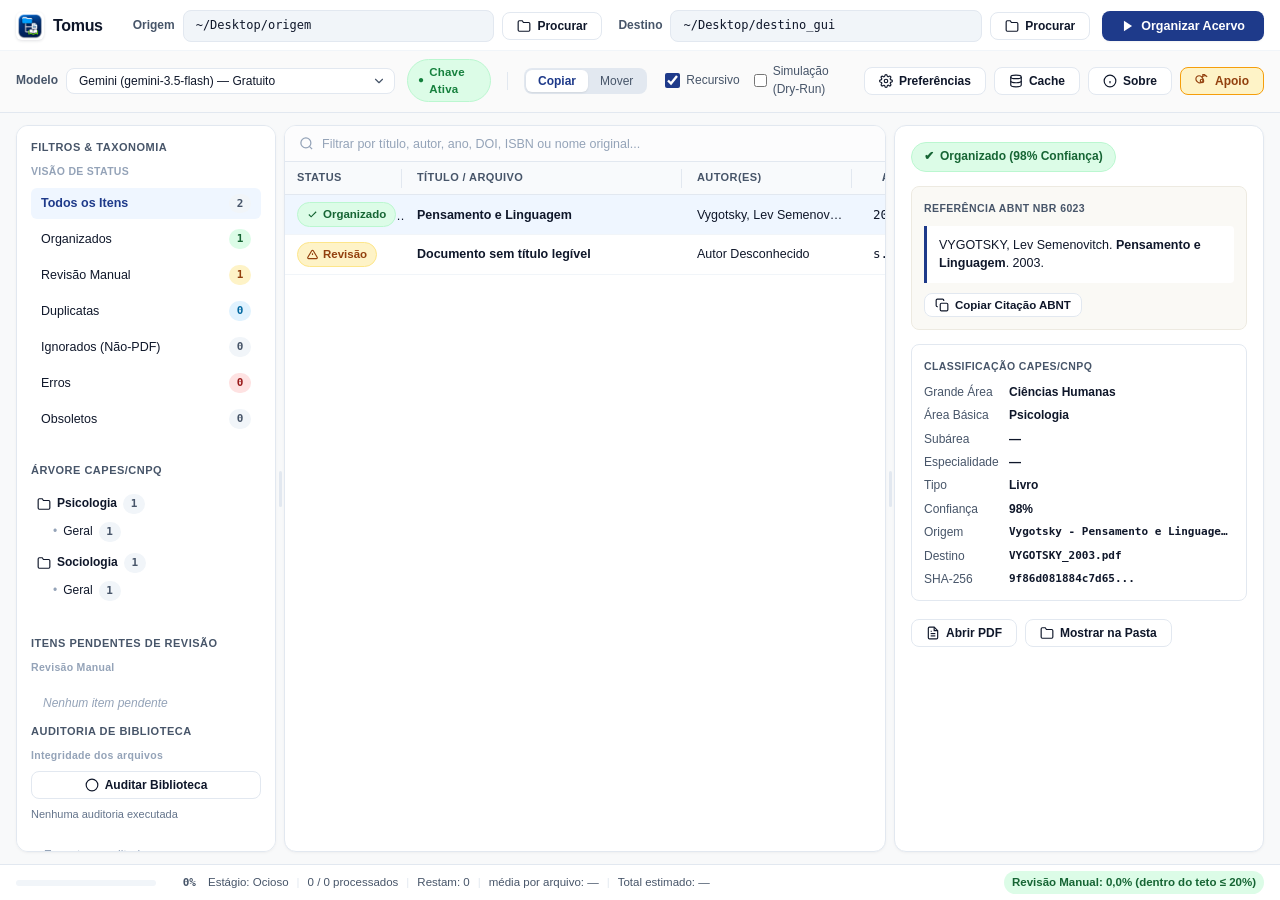
<file: src/tomus/gui/web/index.html>
<!DOCTYPE html>
<html lang="pt-BR">
<head>
  <meta charset="UTF-8">
  <meta name="viewport" content="width=device-width, initial-scale=1.0">
  <meta http-equiv="Content-Security-Policy" content="default-src 'self'; script-src 'self'; style-src 'self' 'unsafe-inline'; img-src 'self' data: blob:; font-src 'self' data:; object-src 'none'; base-uri 'none';">
  <title>Tomus — Organizador Acadêmico de PDFs</title>
  <link rel="stylesheet" href="style.css">
  <script src="qwebchannel.js"></script>
</head>
<body>
  <div class="app-container">
    
    <!-- TOP TOOLBAR -->
    <header class="toolbar">
      <!-- Row 1: Brand | Origem | Destino | Organizar Acervo -->
      <div class="toolbar-row row-primary">
        <div class="brand">
          <img src="tomus_emblem.png" alt="Tomus" class="brand-icon">
          <span class="brand-name">Tomus</span>
        </div>

        <div class="path-group">
          <label class="path-label">Origem</label>
          <div class="path-box" id="sourcePathDisplay" title="Clique em Procurar para selecionar a pasta de origem">—</div>
          <button class="btn btn-outline" id="btnBrowseSource" type="button">
            <svg class="icon" viewBox="0 0 24 24" fill="none" stroke="currentColor" stroke-width="2"><path d="M22 19a2 2 0 0 1-2 2H4a2 2 0 0 1-2-2V5a2 2 0 0 1 2-2h5l2 3h9a2 2 0 0 1 2 2z"></path></svg>
            Procurar
          </button>
        </div>

        <div class="path-group">
          <label class="path-label">Destino</label>
          <div class="path-box" id="targetPathDisplay" title="Clique em Procurar para selecionar a pasta de destino">—</div>
          <button class="btn btn-outline" id="btnBrowseTarget" type="button">
            <svg class="icon" viewBox="0 0 24 24" fill="none" stroke="currentColor" stroke-width="2"><path d="M22 19a2 2 0 0 1-2 2H4a2 2 0 0 1-2-2V5a2 2 0 0 1 2-2h5l2 3h9a2 2 0 0 1 2 2z"></path></svg>
            Procurar
          </button>
        </div>

        <button class="btn btn-primary" id="btnOrganize" type="button">
          <svg class="icon icon-play" id="organizeIcon" viewBox="0 0 24 24" fill="currentColor"><polygon points="5 3 19 12 5 21 5 3"></polygon></svg>
          <span id="organizeLabel">Organizar Acervo</span>
        </button>
      </div>

      <!-- Row 2: Modelo | Chave | Modo Copiar/Mover | Opções | Extras -->
      <div class="toolbar-row row-secondary">
        <div class="control-item">
          <label class="control-label">Modelo</label>
          <div class="select-wrapper">
            <select id="modelSelect" class="select-pill">
              <option value="gemini">Gemini (gemini-3.5-flash) — Gratuito</option>
              <option value="groq">Groq (openai/gpt-oss-120b) — Apenas Fallback</option>
              <option value="nvidia">NVIDIA NIM (nemotron-3.5-super-vl-120b) — Gratuito</option>
              <option value="claude">Anthropic Claude (claude-haiku-5.5)</option>
              <option value="deepseek">DeepSeek (deepseek-flash)</option>
            </select>
          </div>
        </div>

        <div class="badge-pill badge-key-active" id="keyBadge" title="Status da chave de API">
          <span class="dot">●</span>
          <span class="badge-text" id="keyBadgeText">Chave Ativa</span>
        </div>

        <div class="divider-vertical"></div>

        <div class="segmented-control" role="group" aria-label="Modo de Operação">
          <button class="segmented-btn active" id="btnModeCopy" type="button">Copiar</button>
          <button class="segmented-btn" id="btnModeMove" type="button">Mover</button>
        </div>

        <div class="checkbox-group">
          <label class="checkbox-label">
            <input type="checkbox" id="chkRecursive" checked>
            <span>Recursivo</span>
          </label>
          <label class="checkbox-label">
            <input type="checkbox" id="chkDryRun">
            <span>Simulação (Dry-Run)</span>
          </label>
        </div>

        <div class="toolbar-spacer"></div>

        <div class="action-buttons">
          <button class="btn btn-outline" id="btnPreferences" type="button" title="Configurações e Chaves de API">
            <svg class="icon" viewBox="0 0 24 24" fill="none" stroke="currentColor" stroke-width="2"><circle cx="12" cy="12" r="3"></circle><path d="M19.4 15a1.65 1.65 0 0 0 .33 1.82l.06.06a2 2 0 0 1 0 2.83 2 2 0 0 1-2.83 0l-.06-.06a1.65 1.65 0 0 0-1.82-.33 1.65 1.65 0 0 0-1 1.51V21a2 2 0 0 1-2 2 2 2 0 0 1-2-2v-.09A1.65 1.65 0 0 0 9 19.4a1.65 1.65 0 0 0-1.82.33l-.06.06a2 2 0 0 1-2.83 0 2 2 0 0 1 0-2.83l.06-.06a1.65 1.65 0 0 0 .33-1.82 1.65 1.65 0 0 0-1.51-1H3a2 2 0 0 1-2-2 2 2 0 0 1 2-2h.09A1.65 1.65 0 0 0 4.6 9a1.65 1.65 0 0 0-.33-1.82l-.06-.06a2 2 0 0 1 0-2.83 2 2 0 0 1 2.83 0l.06.06a1.65 1.65 0 0 0 1.82.33H9a1.65 1.65 0 0 0 1-1.51V3a2 2 0 0 1 2-2 2 2 0 0 1 2 2v.09a1.65 1.65 0 0 0 1 1.51 1.65 1.65 0 0 0 1.82-.33l.06-.06a2 2 0 0 1 2.83 0 2 2 0 0 1 0 2.83l-.06.06a1.65 1.65 0 0 0-.33 1.82V9a1.65 1.65 0 0 0 1.51 1H21a2 2 0 0 1 2 2 2 2 0 0 1-2 2h-.09a1.65 1.65 0 0 0-1.51 1z"></path></svg>
            Preferências
          </button>
          <button class="btn btn-outline" id="btnCache" type="button" title="Estatísticas e Limpeza do Cache SQLite">
            <svg class="icon" viewBox="0 0 24 24" fill="none" stroke="currentColor" stroke-width="2"><ellipse cx="12" cy="5" rx="9" ry="3"></ellipse><path d="M21 12c0 1.66-4 3-9 3s-9-1.34-9-3"></path><path d="M3 5v14c0 1.66 4 3 9 3s9-1.34 9-3V5"></path></svg>
            Cache
          </button>
          <button class="btn btn-outline" id="btnAbout" type="button" title="Sobre o Tomus, versão, doações e termos legais">
            <svg class="icon" viewBox="0 0 24 24" fill="none" stroke="currentColor" stroke-width="2"><circle cx="12" cy="12" r="10"></circle><line x1="12" y1="16" x2="12" y2="12"></line><line x1="12" y1="8" x2="12.01" y2="8"></line></svg>
            Sobre
          </button>
          <button class="btn btn-outline btn-support" id="btnSupport" type="button" title="Apoie o projeto via Pix">
            <svg class="icon" viewBox="0 0 24 24" fill="none" stroke="currentColor" stroke-width="2"><path d="M20.84 4.61a5.5 5.5 0 0 0-7.78 0L12 5.67l-1.06-1.06a5.5 5.5 0 0 0-7.78 7.78l1.06 1.06a5.5 5.5 0 0 0 7.78-7.78 5.5 5.5 0 0 0 0-7.78z"></path><path d="M12 15a3 3 0 1 0 0-6 3 3 0 0 0 0 6z"></path></svg>
            Apoio
          </button>
        </div>
      </div>
    </header>

    <!-- MAIN BODY: 3-PANEL VIEW -->
    <main class="main-content">
      
      <!-- LEFT SIDEBAR: FILTROS & TAXONOMIA -->
      <aside class="sidebar card" id="sidebarPanel">
        <div class="sidebar-section">
          <div class="section-title">FILTROS & TAXONOMIA</div>
          <div class="section-subtitle">VISÃO DE STATUS</div>
          
          <ul class="filter-list" id="statusFilterList">
            <li class="filter-item active" data-filter="all">
              <span class="filter-name">Todos os Itens</span>
              <span class="count-pill" id="cntTotal">0</span>
            </li>
            <li class="filter-item" data-filter="organized">
              <span class="filter-name">Organizados</span>
              <span class="count-pill badge-green" id="cntOrganized">0</span>
            </li>
            <li class="filter-item" data-filter="manual_review">
              <span class="filter-name">Revisão Manual</span>
              <span class="count-pill badge-amber" id="cntManual">0</span>
            </li>
            <li class="filter-item" data-filter="duplicate_skipped">
              <span class="filter-name">Duplicatas</span>
              <span class="count-pill badge-blue" id="cntDuplicate">0</span>
            </li>
            <li class="filter-item" data-filter="ignored_non_pdf">
              <span class="filter-name">Ignorados (Não-PDF)</span>
              <span class="count-pill badge-gray" id="cntIgnored">0</span>
            </li>
            <li class="filter-item" data-filter="error">
              <span class="filter-name">Erros</span>
              <span class="count-pill badge-red" id="cntError">0</span>
            </li>
            <li class="filter-item" data-filter="obsolete">
              <span class="filter-name">Obsoletos</span>
              <span class="count-pill badge-gray" id="cntObsolete">0</span>
            </li>
          </ul>
        </div>

        <div class="sidebar-divider"></div>

        <div class="sidebar-section taxonomy-section">
          <div class="section-title">ÁRVORE CAPES/CNPq</div>
          <div class="tree-container" id="capesTree">
            <div class="tree-empty">Nenhuma área classificada ainda</div>
          </div>
        </div>

        <div class="sidebar-divider"></div>

        <div class="sidebar-section review-section">
          <div class="section-title">Itens Pendentes de Revisão</div>
          <div class="section-subtitle">Revisão Manual</div>
          <ul class="filter-list" id="manualReviewList">
            <li class="filter-item" style="color: #94A3B8; font-style: italic; font-size: 12px; padding: 12px;">
              Nenhum item pendente
            </li>
          </ul>
        </div>

        <div class="sidebar-section audit-section">
          <div class="section-title">Auditoria de Biblioteca</div>
          <div class="section-subtitle">Integridade dos arquivos</div>
          <button class="btn btn-outline btn-audit" id="btnAuditLibrary" type="button" style="width: 100%; margin-bottom: 8px;">
            <svg class="icon" viewBox="0 0 24 24" fill="none" stroke="currentColor" stroke-width="2"><circle cx="12" cy="12" r="10"></circle><line x1="12" y1="8" x2="12.01" y2="8"></line><path d="M12 16h.01"></path></svg>
            Auditar Biblioteca
          </button>
          <div id="auditSummary" style="font-size: 11px; color: #64748B; margin-bottom: 8px; min-height: 20px;">
            Nenhuma auditoria executada
          </div>
          <ul class="filter-list" id="auditItemsList" style="max-height: 200px; overflow-y: auto;">
            <li class="filter-item" style="color: #94A3B8; font-style: italic; font-size: 12px; padding: 12px;">
              Execute a auditoria para ver problemas
            </li>
          </ul>
        </div>
      </aside>

      <!-- Divisor redimensionável entre barra lateral e tabela -->
      <div class="resizer" id="sidebarResizer" title="Arraste para redimensionar a barra lateral"></div>

      <!-- CENTER PANEL: SEARCH & TABLE -->
      <section class="table-panel card">
        <!-- Search bar -->
        <div class="search-bar">
          <svg class="search-icon" viewBox="0 0 24 24" fill="none" stroke="currentColor" stroke-width="2"><circle cx="11" cy="11" r="8"></circle><line x1="21" y1="21" x2="16.65" y2="16.65"></line></svg>
          <input type="text" id="searchInput" placeholder="Filtrar por título, autor, ano, DOI, ISBN ou nome original..." autocomplete="off" spellcheck="false">
          <button class="clear-search-btn" id="btnClearSearch" title="Limpar busca" style="display:none;">&times;</button>
        </div>

        <!-- Completion / Batch Reset Banner -->
        <div id="completionBanner" class="completion-banner" style="display: none;">
          <div class="completion-banner-inner">
            <span class="banner-badge">✔ Concluído</span>
            <div class="banner-message">
              <strong id="bannerHeadline">Organização do lote concluída com sucesso!</strong>
              <span id="bannerDetails">0 organizados • 0 revisão manual</span>
            </div>
            <button type="button" class="btn-clear-batch" id="btnClearBatch" title="Limpar bancada para uma nova organização">
              <svg class="icon" viewBox="0 0 24 24" fill="none" stroke="currentColor" stroke-width="2"><polyline points="1 4 1 10 7 10"></polyline><path d="M3.51 15a9 9 0 1 0 2.13-9.36L1 10"></path></svg>
              Limpar tela para novo lote
            </button>
          </div>
        </div>

        <!-- Document Table -->
        <div class="table-scroll-container">
          <table class="doc-table" id="docTable">
            <thead>
              <tr>
                <th class="col-status" data-col="status">Status<div class="th-resizer"></div></th>
                <th class="col-title" data-col="title">Título / Arquivo<div class="th-resizer"></div></th>
                <th class="col-authors" data-col="authors">Autor(es)<div class="th-resizer"></div></th>
                <th class="col-year" data-col="year">Ano<div class="th-resizer"></div></th>
                <th class="col-area" data-col="area">Área Básica / Subárea<div class="th-resizer"></div></th>
                <th class="col-type" data-col="type">Tipo<div class="th-resizer"></div></th>
                <th class="col-confidence" data-col="confidence">Confiança<div class="th-resizer"></div></th>
              </tr>
            </thead>
            <tbody id="docTableBody">
              <!-- Dynamically populated rows -->
            </tbody>
          </table>
          <div class="table-empty-state" id="tableEmptyState">
            <p>Nenhum documento no lote. Selecione a pasta de origem e clique em <strong>Organizar Acervo</strong>.</p>
          </div>
        </div>
      </section>

      <!-- Divisor redimensionável entre tabela e inspetor -->
      <div class="resizer" id="tableResizer" title="Arraste para redimensionar o painel de detalhes"></div>

      <!-- RIGHT PANEL: INSPECTOR -->
      <aside class="inspector card" id="inspectorPanel">
        <!-- Empty state default -->
        <div class="inspector-empty" id="inspectorEmpty">
          <div class="empty-icon-wrap">
            <svg class="empty-icon" viewBox="0 0 24 24" fill="none" stroke="currentColor" stroke-width="1.5">
              <rect x="3" y="3" width="7" height="7" rx="1"></rect>
              <rect x="14" y="3" width="7" height="7" rx="1"></rect>
              <rect x="14" y="14" width="7" height="7" rx="1"></rect>
              <rect x="3" y="14" width="7" height="7" rx="1"></rect>
            </svg>
          </div>
          <h3>Nenhum documento selecionado</h3>
          <p>Selecione um documento na grade para visualizar sua referência ABNT NBR 6023, metadados e justificativa.</p>
        </div>

        <!-- Content state (hidden until selection) -->
        <div class="inspector-content" id="inspectorContent" style="display: none;">
          <!-- Top Status Tag -->
          <div class="inspector-header">
            <div class="status-pill-lg" id="inspStatusBadge">
              <span id="inspStatusIcon">✔</span>
              <span id="inspStatusText">Organizado (98% Confiança)</span>
            </div>
          </div>

          <!-- Mode 1: ABNT Reference Card -->
          <div class="insp-card abnt-card" id="inspAbntCard">
            <div class="card-title-row">
              <span class="card-title">REFERÊNCIA ABNT NBR 6023</span>
            </div>
            <div class="abnt-quote-box">
              <p class="abnt-citation-text" id="inspAbntCitation">—</p>
            </div>
            <div class="card-actions">
              <button class="btn btn-outline btn-sm" id="btnCopyCitation" type="button">
                <svg class="icon" viewBox="0 0 24 24" fill="none" stroke="currentColor" stroke-width="2"><rect x="9" y="9" width="13" height="13" rx="2" ry="2"></rect><path d="M5 15H4a2 2 0 0 1-2-2V4a2 2 0 0 1 2-2h9a2 2 0 0 1 2 2v1"></path></svg>
                Copiar Citação ABNT
              </button>
            </div>
          </div>

          <!-- Mode 2: Manual Triage Box (hidden unless status is manual_review/error) -->
          <div class="insp-card triage-card" id="inspTriageCard" style="display: none;">
            <div class="card-title-row">
              <span class="card-title title-amber">TRIAGEM MANUAL ASSISTIDA</span>
            </div>
            <div class="triage-reason-box" id="inspTriageReason">—</div>
            
            <form class="triage-form" id="triageForm" onsubmit="return false;">
              <div class="form-row">
                <div class="form-col">
                  <label class="form-label">Área Básica</label>
                  <select class="form-select" id="triageAreaBasica"></select>
                </div>
                <div class="form-col">
                  <label class="form-label">Área Específica (Subárea)</label>
                  <input type="text" class="form-input" id="triageSubarea" placeholder="Ex: Psicofarmacologia, Psicanálise..." autocomplete="off">
                </div>
              </div>

              <div class="form-row">
                <div class="form-col">
                  <label class="form-label">Título</label>
                  <input type="text" class="form-input" id="triageTitle">
                </div>
                <div class="form-col">
                  <label class="form-label">Subtítulo</label>
                  <input type="text" class="form-input" id="triageSubtitle">
                </div>
              </div>

              <div class="form-row">
                <div class="form-col">
                  <label class="form-label">Autor(es)</label>
                  <input type="text" class="form-input" id="triageAuthors" placeholder="Sobrenome, Nome">
                </div>
                <div class="form-col col-narrow">
                  <label class="form-label">Ano</label>
                  <input type="number" class="form-input" id="triageYear" placeholder="2024">
                </div>
                <div class="form-col">
                  <label class="form-label">Tipo</label>
                  <select class="form-select" id="triageTipo">
                    <option value="Artigo">Artigo</option>
                    <option value="Livro">Livro</option>
                    <option value="Capitulo">Capítulo</option>
                    <option value="Tese_Dissertacao">Tese / Dissertação</option>
                    <option value="Trabalho_Evento">Trabalho em Evento</option>
                    <option value="Outros">Outros</option>
                  </select>
                </div>
              </div>

              <button class="btn btn-primary btn-block" id="btnApproveTriage" type="button">
                Aprovar e Materializar na Biblioteca
              </button>

              <!-- Promover item de revisão manual para árvore definitiva (FEAT-TRIAGE-01) -->
              <div class="triage-promote-box" id="triagePromoteBox" style="margin-top: 16px; padding-top: 16px; border-top: 1px solid #E2E8F0;">
                <button class="btn btn-outline btn-block" id="btnPromoteReview" type="button" style="background: #F0FDF4; color: #16A34A; border-color: #16A34A;">
                  <svg class="icon" viewBox="0 0 24 24" fill="none" stroke="currentColor" stroke-width="2" style="margin-right: 6px;"><polyline points="20 6 9 17 4 12"></polyline></svg>
                  Promover para Árvore Definitiva
                </button>
                <div id="promoteResult" style="margin-top: 8px; font-size: 12px;"></div>
              </div>

              <!-- Trilha de Auditoria (FEAT-TRIAGE-01) -->
              <div class="triage-audit-box" id="triageAuditBox" style="margin-top: 16px; padding: 12px; background: #F8FAFC; border: 1px solid #E2E8F0; border-radius: 6px;">
                <div style="font-weight: 600; font-size: 13px; color: #0F172A; margin-bottom: 8px;">Trilha de Auditoria</div>
                <div id="triageAuditTrail" style="font-size: 11px; color: #475569; line-height: 1.6;">
                  <div style="color: #94A3B8; font-style: italic;">Nenhuma entrada de auditoria disponível</div>
                </div>
              </div>
            </form>
          </div>

          <!-- Metadata & Taxonomy Key/Value Grid -->
          <div class="insp-card" id="inspMetaCard">
            <div class="card-title-row">
              <span class="card-title">CLASSIFICAÇÃO CAPES/CNPq</span>
            </div>
            <dl class="kv-grid">
              <dt>Grande Área</dt><dd id="kvGrandeArea">—</dd>
              <dt>Área Básica</dt><dd id="kvAreaBasica">—</dd>
              <dt>Subárea</dt><dd id="kvSubarea">—</dd>
              <dt>Especialidade</dt><dd id="kvEspecialidade">—</dd>
              <dt>Tipo</dt><dd id="kvTipo">—</dd>
              <dt>Confiança</dt><dd id="kvConfianca">—</dd>
              <dt>Origem</dt><dd class="mono-truncate" id="kvOrigem" title="">—</dd>
              <dt>Destino</dt><dd class="mono-truncate" id="kvDestino" title="">—</dd>
              <dt>SHA-256</dt><dd class="mono-truncate" id="kvSha256" title="">—</dd>
            </dl>
          </div>

          <!-- Action buttons at the bottom of Inspector -->
          <div class="inspector-footer-actions">
            <button class="btn btn-outline" id="btnOpenPdf" type="button" title="Abrir PDF organizado no leitor padrão">
              <svg class="icon" viewBox="0 0 24 24" fill="none" stroke="currentColor" stroke-width="2"><path d="M14 2H6a2 2 0 0 0-2 2v16a2 2 0 0 0 2 2h12a2 2 0 0 0 2-2V8z"></path><polyline points="14 2 14 8 20 8"></polyline><line x1="16" y1="13" x2="8" y2="13"></line><line x1="16" y1="17" x2="8" y2="17"></line><polyline points="10 9 9 9 8 9"></polyline></svg>
              Abrir PDF
            </button>
            <button class="btn btn-outline" id="btnRevealFolder" type="button" title="Mostrar arquivo na pasta de destino (Finder)">
              <svg class="icon" viewBox="0 0 24 24" fill="none" stroke="currentColor" stroke-width="2"><path d="M22 19a2 2 0 0 1-2 2H4a2 2 0 0 1-2-2V5a2 2 0 0 1 2-2h5l2 3h9a2 2 0 0 1 2 2z"></path></svg>
              Mostrar na Pasta
            </button>
          </div>
        </div>
      </aside>

    </main>

    <!-- BOTTOM STATUS BAR -->
    <footer class="status-bar">
      <div class="progress-wrap">
        <div class="progress-bar-bg">
          <div class="progress-bar-fill" id="progressBarFill" style="width: 0%;"></div>
        </div>
        <span class="progress-percentage" id="progressPct">0%</span>
      </div>

      <div class="status-indicators">
        <span class="status-item" id="stageIndicator">Estágio: Ocioso</span>
        <span class="status-sep">|</span>
        <span class="status-item" id="countIndicator">0 / 0 processados</span>
        <span class="status-sep">|</span>
        <span class="status-item" id="remainingIndicator">Restam: 0</span>
        <span class="status-sep">|</span>
        <span class="status-item" id="avgTimeIndicator">média por arquivo: —</span>
        <span class="status-sep">|</span>
        <span class="status-item" id="etaIndicator">Total estimado: —</span>
      </div>

      <div class="status-spacer"></div>

      <div class="quality-metric badge-green" id="qualityMetric">
        Revisão Manual: 0,0% (dentro do teto &le; 20%)
      </div>
    </footer>

    <!-- COMPLETION MODAL POPUP -->
    <div id="completionModal" class="modal-overlay" style="display: none;" role="dialog" aria-modal="true" aria-labelledby="modalTitle">
      <div class="modal-card">
        <button type="button" class="modal-close-btn" id="btnModalClose" title="Fechar (Esc)">&times;</button>
        
        <div class="modal-header">
          <div class="modal-icon-wrap" id="modalIconWrap">
            <svg class="modal-icon-svg" id="modalIconSvg" viewBox="0 0 24 24" fill="none" stroke="currentColor" stroke-width="2.5">
              <polyline points="20 6 9 17 4 12"></polyline>
            </svg>
          </div>
          <h2 class="modal-title" id="modalTitle">Organização Concluída com Sucesso!</h2>
          <p class="modal-subtitle" id="modalSubtitle">O lote de documentos foi processado e catalogado conforme as diretrizes CAPES/CNPq.</p>
        </div>

        <div class="modal-stats-grid">
          <div class="modal-stat-card stat-organized">
            <span class="stat-num" id="modalCountOrganized">0</span>
            <span class="stat-label">Organizados</span>
          </div>
          <div class="modal-stat-card stat-review">
            <span class="stat-num" id="modalCountReview">0</span>
            <span class="stat-label">Revisão Manual</span>
          </div>
          <div class="modal-stat-card stat-duplicate">
            <span class="stat-num" id="modalCountDuplicate">0</span>
            <span class="stat-label">Duplicatas</span>
          </div>
          <div class="modal-stat-card stat-error">
            <span class="stat-num" id="modalCountError">0</span>
            <span class="stat-label">Erros</span>
          </div>
          <div class="modal-stat-card stat-obsolete">
            <span class="stat-num" id="modalCountObsolete">0</span>
            <span class="stat-label">Obsoletos</span>
          </div>
        </div>

        <div class="modal-quality-badge badge-green" id="modalQualityBadge">
          <span class="modal-quality-dot">●</span>
          <span id="modalQualityText">Taxa de Revisão Manual: 0,0% (dentro do teto &le; 20%)</span>
        </div>

        <div class="modal-actions">
          <button type="button" class="btn btn-outline modal-btn" id="btnModalReview">
            <svg class="icon" viewBox="0 0 24 24" fill="none" stroke="currentColor" stroke-width="2">
              <path d="M1 12s4-8 11-8 11 8 11 8-4 8-11 8-11-8-11-8z"></path>
              <circle cx="12" cy="12" r="3"></circle>
            </svg>
            Revisar Documentos na Grade
          </button>
          <button type="button" class="btn btn-primary modal-btn" id="btnModalClear">
            <svg class="icon" viewBox="0 0 24 24" fill="none" stroke="currentColor" stroke-width="2">
              <polyline points="1 4 1 10 7 10"></polyline>
              <path d="M3.51 15a9 9 0 1 0 2.13-9.36L1 10"></path>
            </svg>
            Limpar Tela para Novo Lote
          </button>
        </div>
      </div>
    </div>

    <!-- ABOUT MODAL DIALOG (Sobre o Tomus) -->
    <div id="aboutModal" class="modal-overlay" style="display: none;" role="dialog" aria-modal="true" aria-labelledby="aboutTitle">
      <div class="modal-card modal-card-about">
        <button type="button" class="modal-close-btn" id="btnAboutClose" title="Fechar (Esc)">&times;</button>

        <div class="modal-header">
          <div class="about-brand-wrap">
            <img src="tomus_emblem.png" alt="Tomus" class="about-brand-icon">
            <div class="about-brand-info">
              <div class="about-brand-title">
                <span class="brand-name">Tomus</span>
                <span class="badge-pill badge-primary">v1.4.3 Beta</span>
              </div>
            </div>
          </div>
          <p class="about-subtitle">Organizador e Catalogador Acadêmico de PDFs (CAPES/CNPq • ABNT NBR 6023)</p>
        </div>

        <div class="about-content-body">
          <p class="about-description">
            O <strong>Tomus</strong> é um utilitário livre e <strong>100% gratuito</strong> concebido para acelerar a pesquisa científica e economizar horas de organização de bibliotecas de PDFs de acadêmicos, professores e pesquisadores.
          </p>

          <div class="warning-box">
            <strong>Versão Beta:</strong> Esta é uma versão em fase de teste público. Funcionalidades podem mudar entre releases. Relate problemas no <a href="https://github.com/dcprj/tomus/issues" class="link-external" target="_blank" rel="noopener">GitHub</a>.
          </div>

          <!-- Card de Doação Voluntária -->
          <div class="donation-card">
            <div class="donation-header">
              <span class="donation-icon">☕</span>
              <strong>Apoie o Tomus (Contribuição Espontânea)</strong>
            </div>
            <p class="donation-text">
              Se o Tomus facilitou a sua rotina acadêmica e você deseja expressar sua gratidão e incentivar o desenvolvimento contínuo de novas funcionalidades, você pode fazer uma contribuição voluntária de qualquer valor via <strong>Pix</strong>:
            </p>
            <div class="pix-copy-box">
              <input type="text" id="pixKeyInput" class="pix-input" readonly value="dpinheiro+tomus@gmail.com" title="Chave Pix para contribuição espontânea">
              <button type="button" class="btn btn-secondary btn-sm" id="btnCopyPix">
                Copiar Pix
              </button>
            </div>
            <p class="donation-legal-note">
              * Contribuições configuram <strong>Doação Pura e Simples</strong> (Art. 538 do Código Civil Brasileiro), por mera liberalidade e apreço, sem contraprestação mercantil, garantia de SLA ou relação de consumo.
            </p>
          </div>

          <!-- Pilares de Privacidade e Isenção -->
          <div class="about-pillars-grid">
            <div class="pillar-item">
              <div class="pillar-title">🔒 Privacidade e Transparência</div>
              <div class="pillar-text">Arquivos PDF mantidos 100% no seu computador (sem envio à nuvem). Apenas recortes textuais de catalogação são submetidos via HTTPS à IA configurada por você (BYOK). Zero telemetria.</div>
            </div>
            <div class="pillar-item">
              <div class="pillar-title">⚠️ Isenção e Política de Backup</div>
              <div class="pillar-text">Distribuído "no estado em que se encontra" (<em>as is</em>) sob a <strong>Licença MIT</strong>. O usuário é o exclusivo responsável por manter cópias de segurança (backup).</div>
            </div>
          </div>

          <!-- Links e Rodapé -->
          <div class="about-footer-links">
            <a href="#" class="link-external" id="linkRepo" data-url="https://github.com/dcprj/tomus">GitHub Oficial</a>
            <span class="bullet-sep">&bull;</span>
            <a href="#" class="link-external" id="linkLicense" data-url="https://github.com/dcprj/tomus/blob/main/LICENSE">Licença MIT</a>
            <span class="bullet-sep">&bull;</span>
            <a href="#" class="link-external" id="linkDocs" data-url="https://github.com/dcprj/tomus/blob/main/README.md">Documentação</a>
          </div>
        </div>

        <div class="modal-actions" style="margin-top: 18px;">
          <button type="button" class="btn btn-primary modal-btn" id="btnAboutOk">
            OK, Entendi
          </button>
        </div>
      </div>
    </div>

    <!-- MODAL DE APOIO (Pix QR Code) -->
    <div id="supportModal" class="modal-overlay" style="display: none;" role="dialog" aria-modal="true" aria-labelledby="supportTitle">
      <div class="modal-card modal-card-support">
        <button type="button" class="modal-close-btn" id="btnSupportClose" title="Fechar (Esc)">&times;</button>

        <div class="modal-header">
          <div class="about-brand-wrap">
            <span class="donation-icon">☕</span>
            <div class="about-brand-info">
              <div class="about-brand-title">
                <span class="brand-name">Apoie o Tomus</span>
                <span class="badge-pill badge-primary">Pix</span>
              </div>
            </div>
          </div>
          <p class="about-subtitle">Contribuição espontânea para apoiar o desenvolvimento contínuo do Tomus.</p>
        </div>

        <div class="support-content">
          <div class="support-pix-box">
            <div class="support-pix-label">Chave Pix</div>
            <div class="support-pix-input-wrap">
              <input type="text" id="supportPixKey" class="support-pix-input" readonly value="dpinheiro+tomus@gmail.com">
              <button type="button" class="btn btn-secondary btn-sm" id="btnCopySupportPix">Copiar Pix</button>
            </div>
            <p class="support-pix-hint">Toque ou clique para copiar a chave para a área de transferência.</p>
          </div>
        </div>

        <div class="support-legal">
          <p><strong>Aviso legal:</strong> Contribuições configuram <strong>Doação Pura e Simples</strong> (Art. 538 do Código Civil Brasileiro), por mera liberalidade e apreço, sem contraprestação mercantil, garantia de SLA ou relação de consumo. Todos os usuários têm acesso irrestrito às mesmas versões e recursos do Tomus sem distinção.</p>
        </div>

        <div class="modal-actions" style="margin-top: 18px;">
          <button type="button" class="btn btn-primary modal-btn" id="btnSupportOk">
            OK, Entendi
          </button>
        </div>
      </div>
    </div>

    <!-- MODAL DE AUDITORIA (FEAT-AUDIT-01) -->
    <div id="auditModal" class="modal-overlay" style="display: none;" role="dialog" aria-modal="true" aria-labelledby="auditTitle">
      <div class="modal-card modal-card-audit">
        <button type="button" class="modal-close-btn" id="btnAuditClose" title="Fechar (Esc)">&times;</button>

        <div class="modal-header">
          <div class="about-brand-wrap">
            <span class="donation-icon">🔍</span>
            <div class="about-brand-info">
              <div class="about-brand-title">
                <span class="brand-name">Auditoria de Biblioteca</span>
                <span class="badge-pill badge-primary">FEAT-AUDIT-01</span>
              </div>
            </div>
          </div>
          <p class="about-subtitle">Inspeção read-only de integridade dos arquivos organizados.</p>
        </div>

        <div class="audit-content">
          <div id="auditResumo" style="margin-bottom: 16px; padding: 12px; background: #F8FAFC; border-radius: 6px; border: 1px solid #E2E8F0;">
            <div style="font-weight: 600; font-size: 13px; color: #0F172A; margin-bottom: 4px;">Resumo</div>
            <div id="auditResumoDetalhes" style="font-size: 12px; color: #475569;">—</div>
          </div>

          <div style="font-weight: 600; font-size: 13px; color: #0F172A; margin-bottom: 8px;">Itens com Problemas</div>
          <div id="auditItens" style="max-height: 300px; overflow-y: auto; border: 1px solid #E2E8F0; border-radius: 6px; background: #FFFFFF;">
            <div style="color: #94A3B8; font-style: italic; font-size: 12px; padding: 12px;">Nenhum problema detectado</div>
          </div>
        </div>

        <div class="modal-actions" style="margin-top: 18px;">
          <button type="button" class="btn btn-outline modal-btn" id="btnAuditFechar">
            Fechar
          </button>
        </div>
      </div>
    </div>

  </div>

  <script src="app.js"></script>
</body>
</html>
</file>
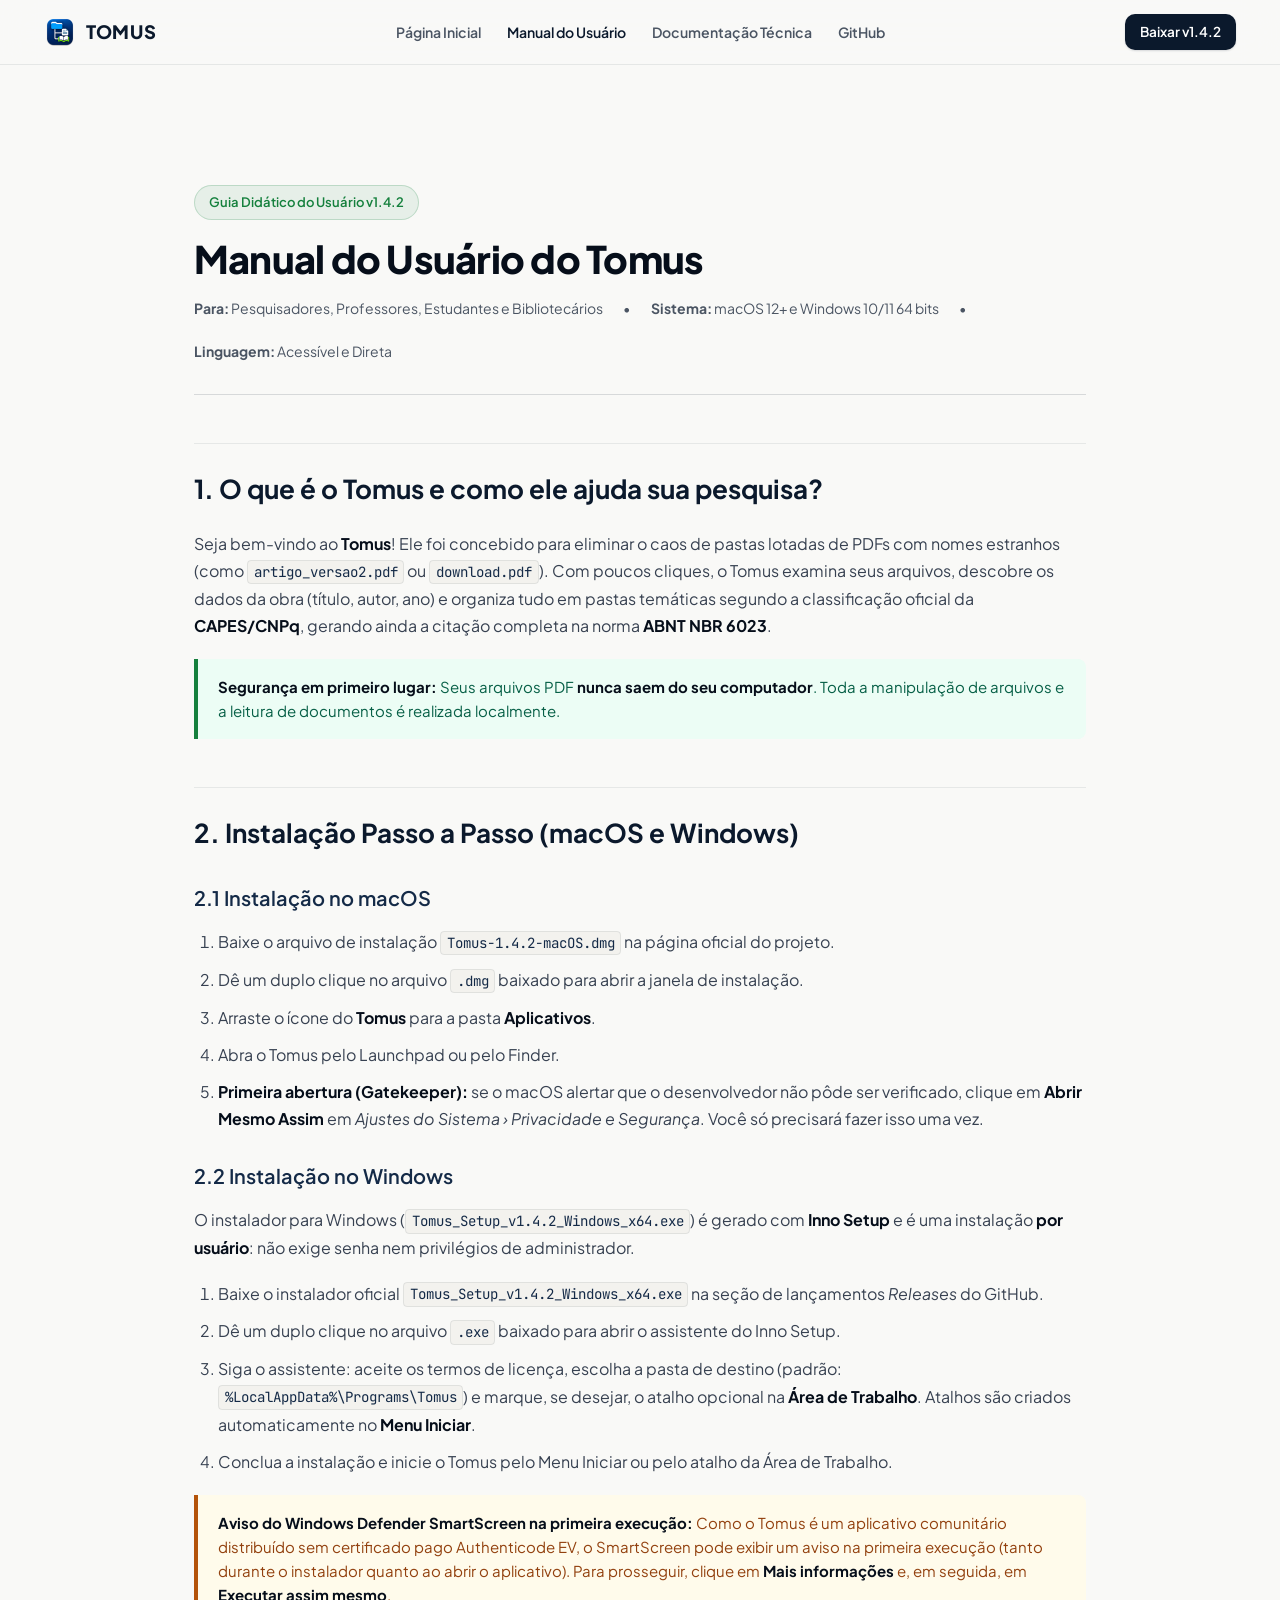
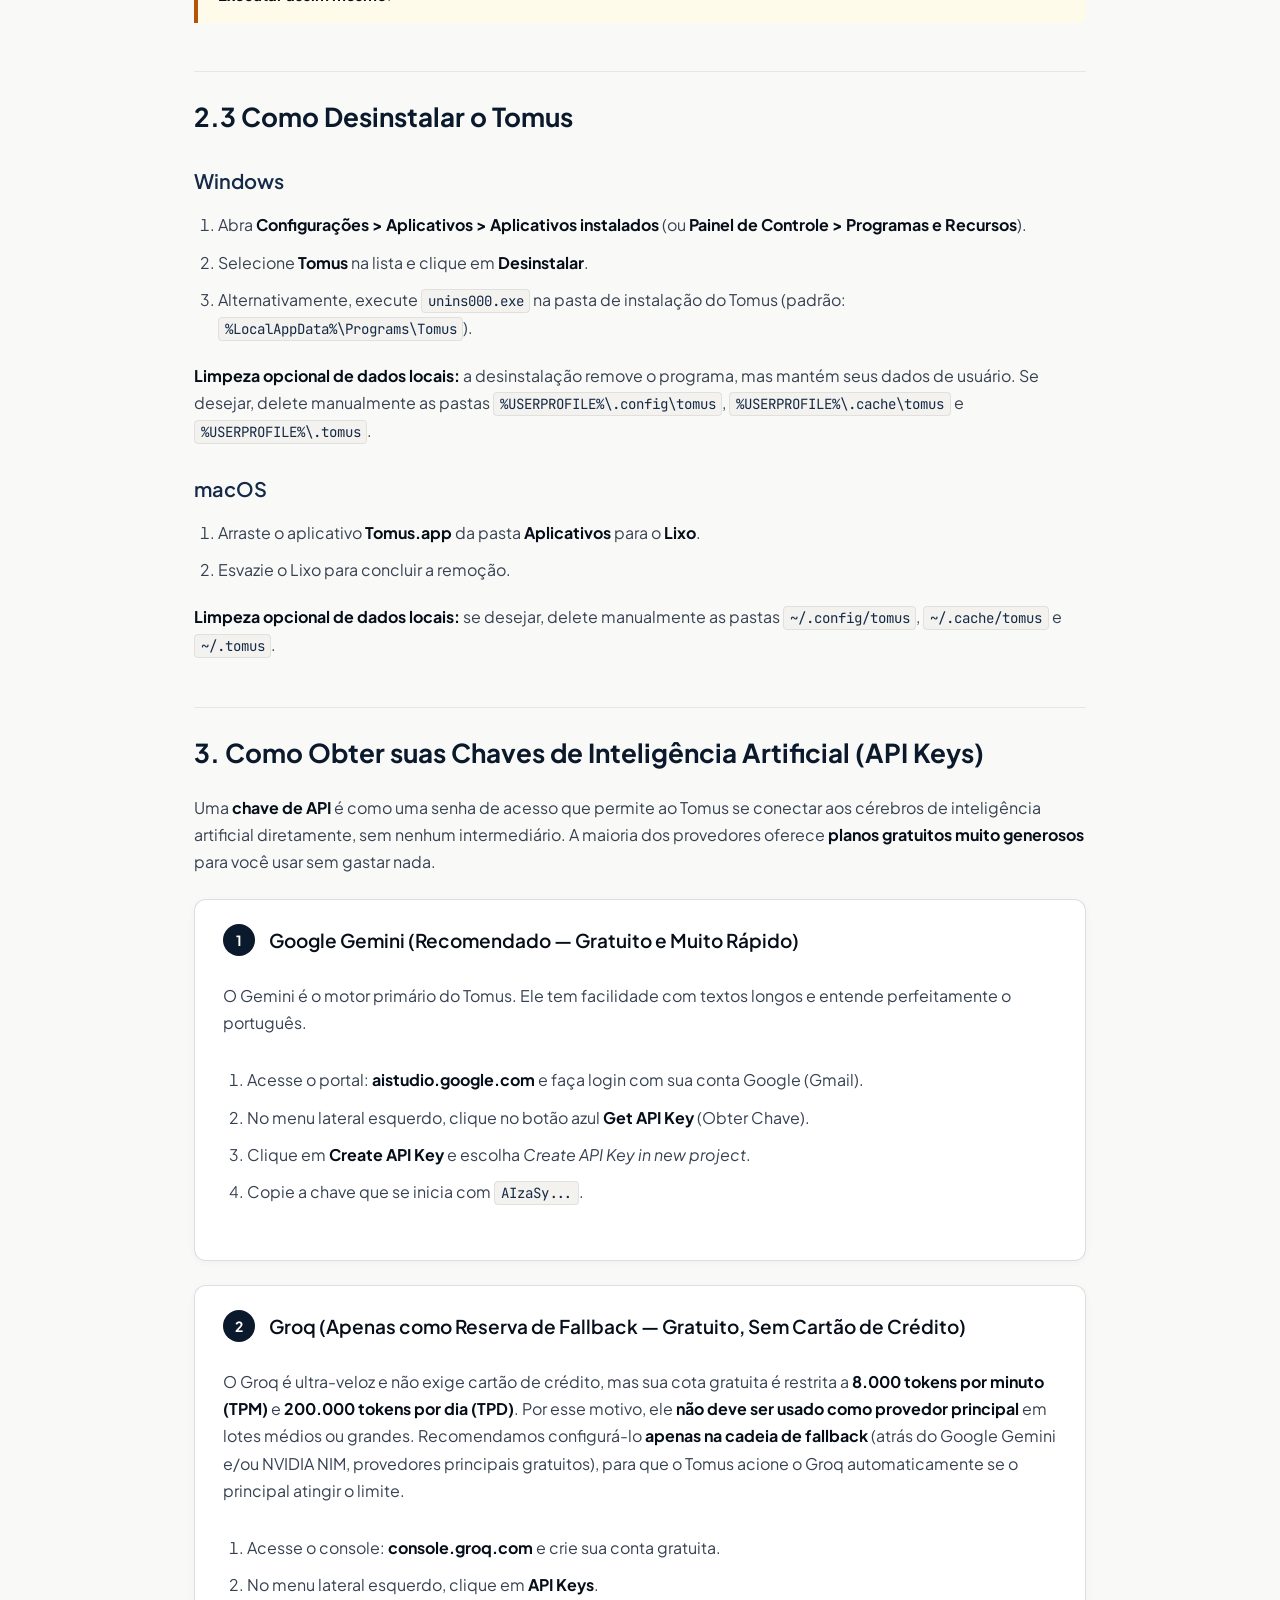
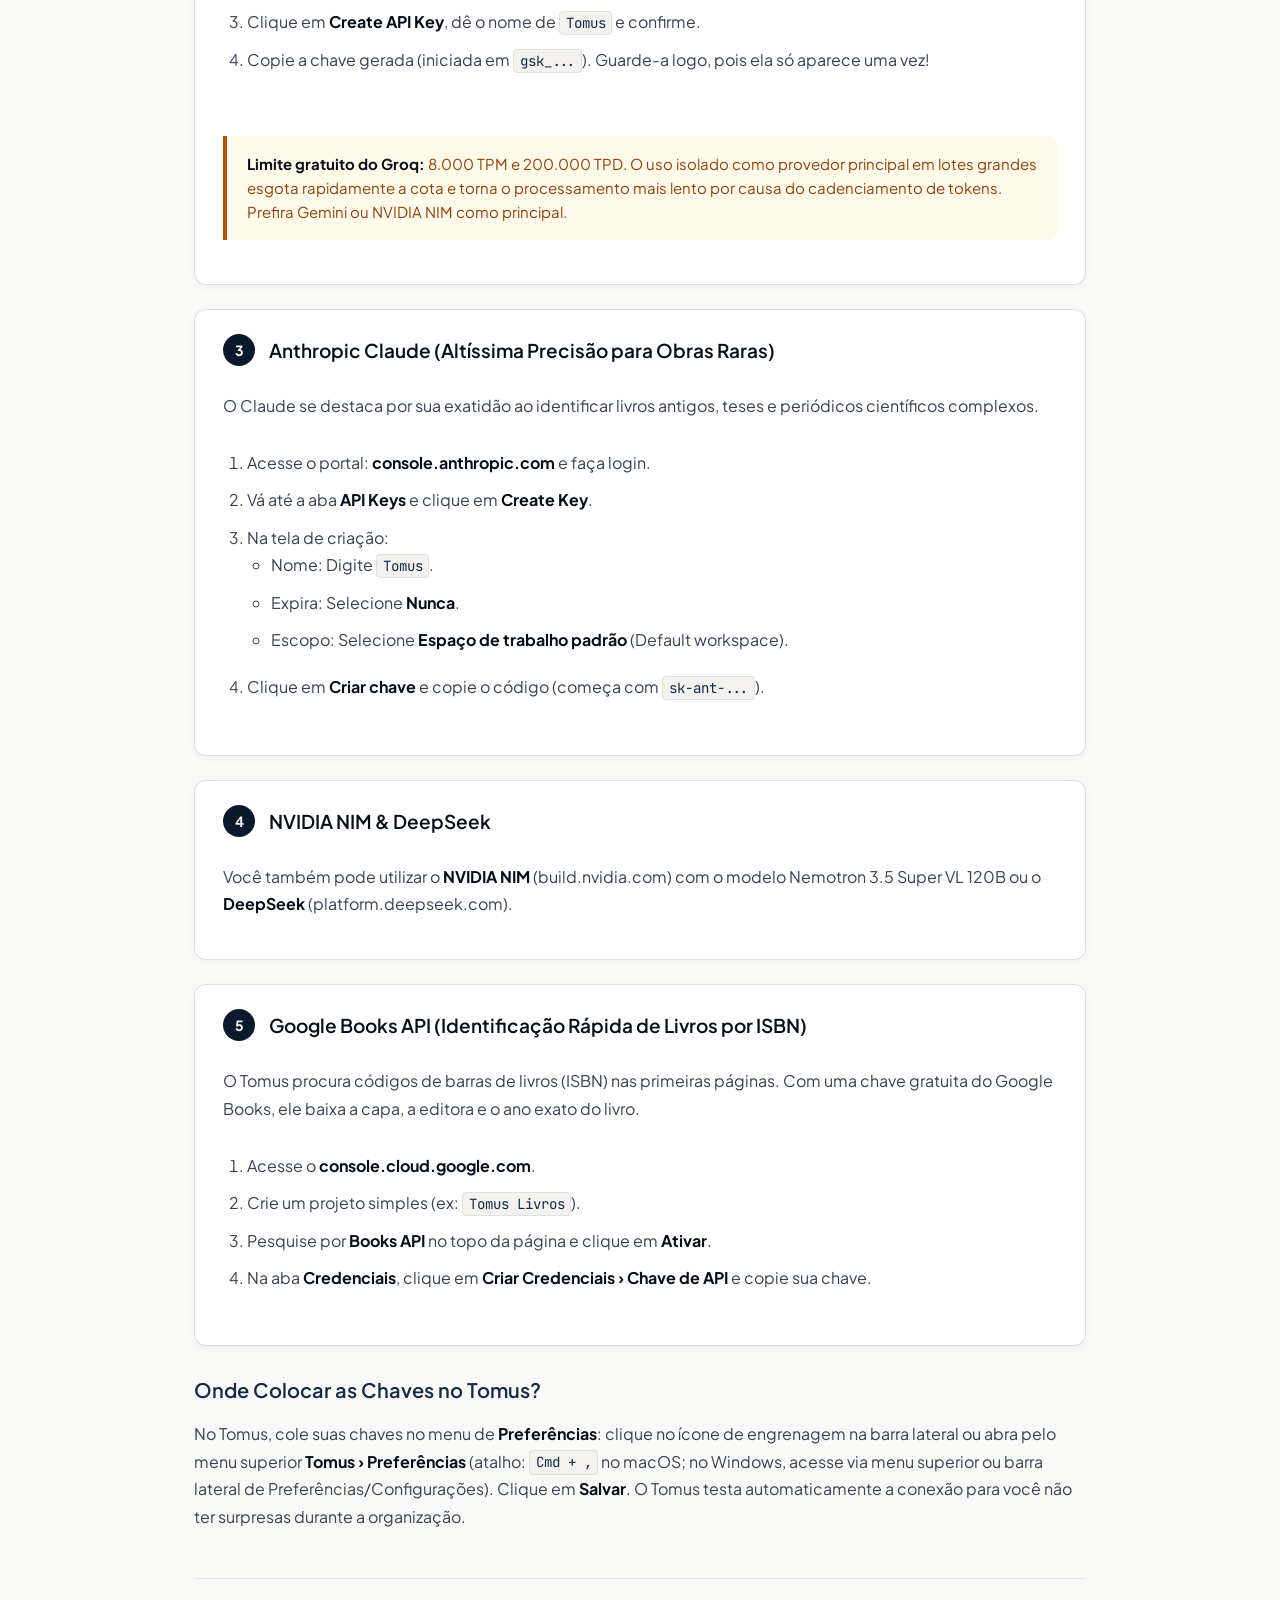
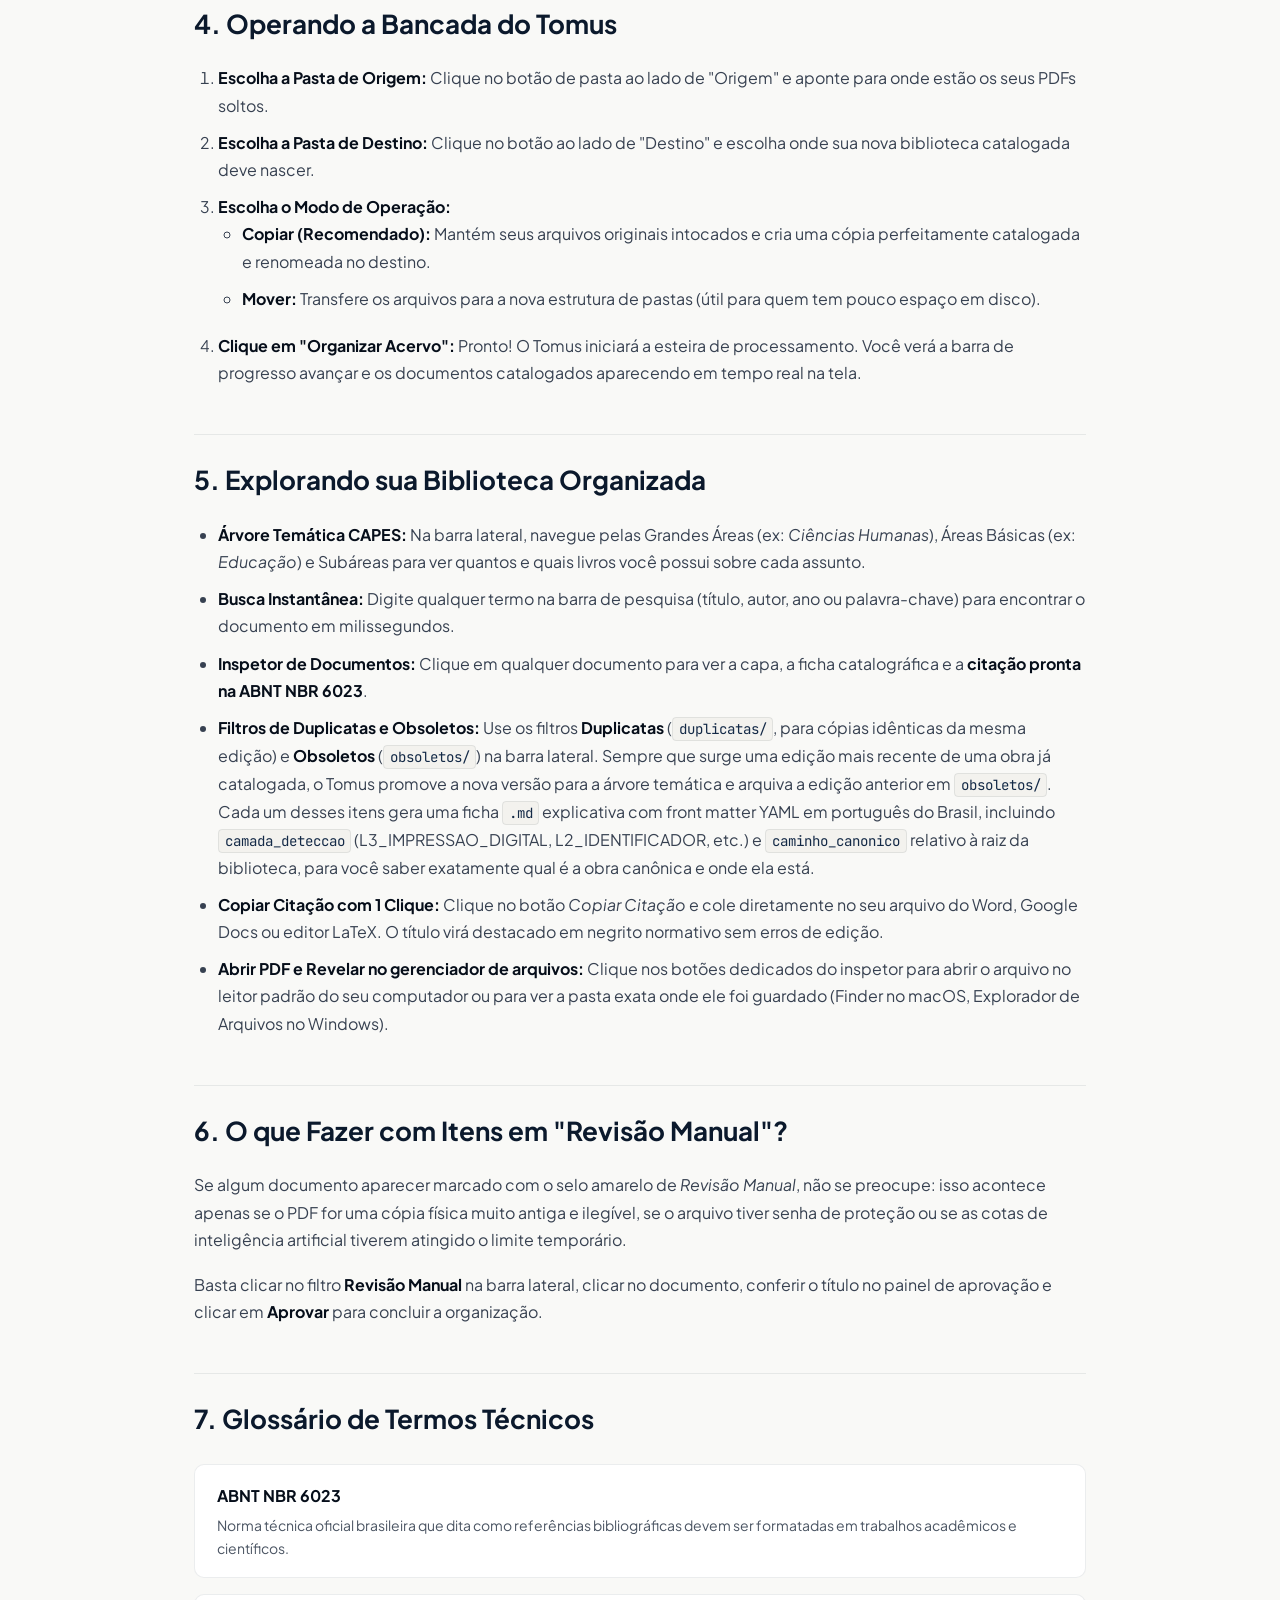
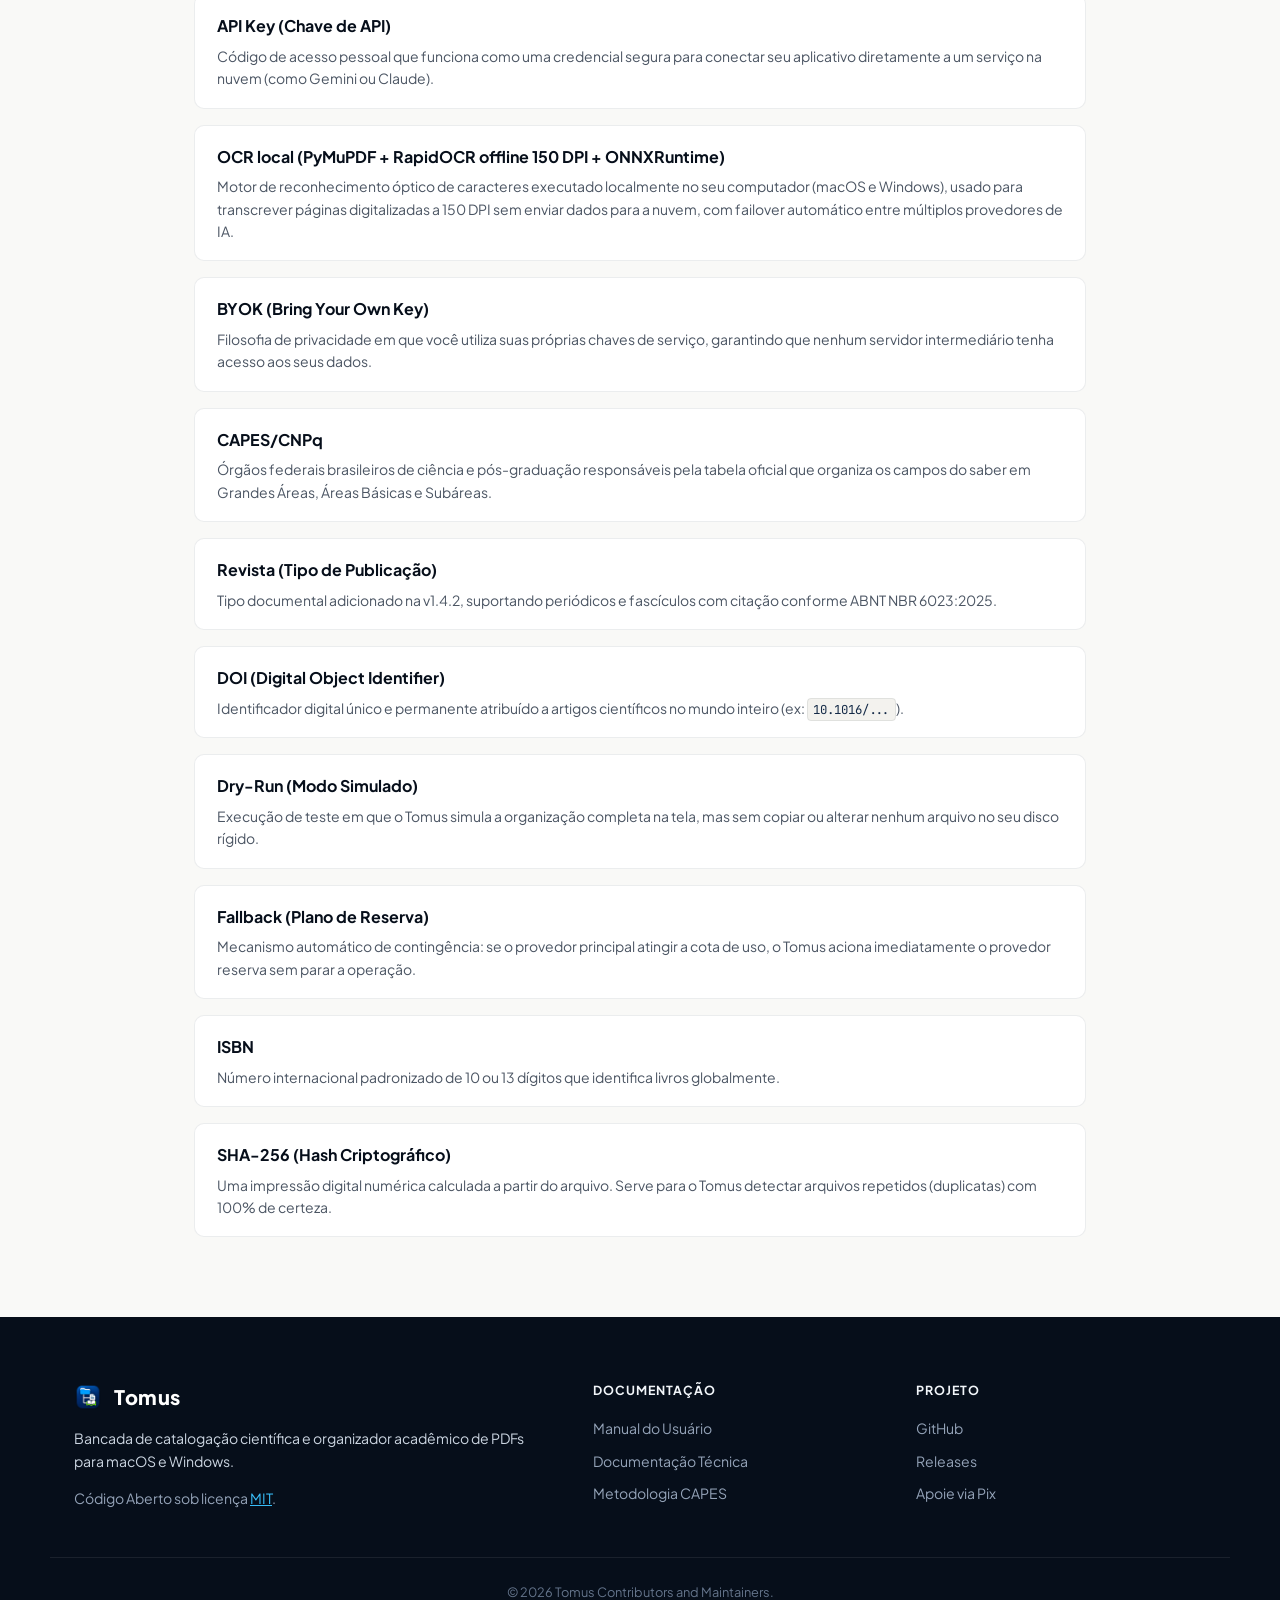
<file: docs/manual_do_usuario.html>
<!DOCTYPE html>
<html lang="pt-BR">
<head>
  <meta charset="UTF-8">
  <meta name="viewport" content="width=device-width, initial-scale=1.0">
  <meta name="description" content="Manual do Usuário do Tomus — Guia prático, didático e passo a passo para organizar acervos acadêmicos de PDFs no macOS e Windows.">
  <title>Manual do Usuário — Tomus</title>
  
  <link rel="preconnect" href="https://fonts.googleapis.com">
  <link rel="preconnect" href="https://fonts.gstatic.com" crossorigin>
  <link href="https://fonts.googleapis.com/css2?family=Plus+Jakarta+Sans:wght@400;500;600;700;800&family=JetBrains+Mono:wght@400;500;600&family=Newsreader:ital,opsz,wght@0,6..72,400;0,6..72,600;1,6..72,400&display=swap" rel="stylesheet">
  <link rel="stylesheet" href="site_assets/style.css">
  <link rel="icon" type="image/png" href="site_assets/tomus_emblem.png">

  <style>
    .doc-page {
      padding: 120px 0 80px;
      background: var(--bg-page);
      color: var(--text-main);
    }
    .doc-container {
      max-width: 940px;
      margin: 0 auto;
      padding: 0 24px;
    }
    .doc-header {
      margin-bottom: 48px;
      padding-bottom: 32px;
      border-bottom: 1px solid var(--border-medium);
    }
    .doc-badge {
      display: inline-flex;
      align-items: center;
      gap: 8px;
      padding: 6px 14px;
      background: rgba(21, 128, 61, 0.08);
      color: var(--green-badge);
      border: 1px solid rgba(21, 128, 61, 0.2);
      border-radius: 9999px;
      font-size: 13px;
      font-weight: 600;
      margin-bottom: 16px;
    }
    .doc-title {
      font-size: 38px;
      line-height: 1.2;
      font-weight: 800;
      letter-spacing: -0.02em;
      color: var(--navy-950);
      margin-bottom: 16px;
    }
    .doc-meta {
      display: flex;
      flex-wrap: wrap;
      gap: 20px;
      font-size: 14px;
      color: var(--text-muted);
    }
    .doc-content h2 {
      font-size: 26px;
      font-weight: 700;
      color: var(--navy-900);
      margin: 48px 0 20px;
      padding-top: 24px;
      border-top: 1px solid var(--border-subtle);
    }
    .doc-content h3 {
      font-size: 20px;
      font-weight: 600;
      color: var(--navy-800);
      margin: 28px 0 14px;
    }
    .doc-content p {
      font-size: 16px;
      line-height: 1.7;
      color: #374151;
      margin-bottom: 18px;
    }
    .doc-content ul, .doc-content ol {
      margin: 0 0 20px 24px;
      color: #374151;
      line-height: 1.7;
    }
    .doc-content li {
      margin-bottom: 10px;
    }
    .doc-content strong {
      color: var(--navy-950);
    }
    .step-card {
      background: #ffffff;
      border: 1px solid var(--border-medium);
      border-radius: 12px;
      padding: 24px 28px;
      margin: 24px 0;
      box-shadow: 0 2px 8px rgba(11, 25, 44, 0.04);
    }
    .step-card-header {
      display: flex;
      align-items: center;
      gap: 14px;
      margin-bottom: 14px;
    }
    .step-num {
      display: flex;
      align-items: center;
      justify-content: center;
      width: 32px;
      height: 32px;
      background: var(--navy-900);
      color: #ffffff;
      font-weight: 700;
      border-radius: 50%;
      font-size: 14px;
      flex-shrink: 0;
    }
    .step-card h3 {
      margin: 0;
      font-size: 19px;
      color: var(--navy-950);
    }
    .tip-box {
      background: #ecfdf5;
      border-left: 4px solid var(--green-badge);
      padding: 16px 20px;
      border-radius: 0 8px 8px 0;
      margin: 20px 0;
      font-size: 15px;
      color: #065f46;
    }
    .warning-box {
      background: #fffbeb;
      border-left: 4px solid var(--amber-badge);
      padding: 16px 20px;
      border-radius: 0 8px 8px 0;
      margin: 20px 0;
      font-size: 15px;
      color: #92400e;
    }
    .glossary-grid {
      display: grid;
      grid-template-columns: 1fr;
      gap: 16px;
      margin-top: 24px;
    }
    .glossary-item {
      background: #ffffff;
      border: 1px solid var(--border-subtle);
      border-radius: 10px;
      padding: 18px 22px;
    }
    .glossary-term {
      font-weight: 700;
      color: var(--navy-950);
      font-size: 16px;
      margin-bottom: 6px;
    }
    .glossary-def {
      color: #4b5563;
      font-size: 14px;
      line-height: 1.6;
    }
  </style>
</head>
<body>

  <!-- NAVBAR -->
  <header class="navbar" id="navbar">
    <div class="nav-container">
      <a href="index.html" class="nav-brand" aria-label="Tomus Início">
        <img src="site_assets/tomus_emblem.png" alt="Tomus Emblema" class="nav-emblem">
        <span class="nav-brand-title">TOMUS</span>
      </a>

      <nav class="nav-menu" id="navMenu">
        <ul class="nav-list">
          <li><a href="index.html" class="nav-link">Página Inicial</a></li>
          <li><a href="manual_do_usuario.html" class="nav-link active">Manual do Usuário</a></li>
          <li><a href="documentacao_tecnica.html" class="nav-link">Documentação Técnica</a></li>
          <li><a href="https://github.com/dcprj/tomus" class="nav-link" target="_blank" rel="noopener">GitHub</a></li>
        </ul>
      </nav>

      <div class="nav-actions">
        <a href="index.html#download" class="btn btn-primary btn-sm">
          <span>Baixar v1.4.2</span>
        </a>
      </div>
    </div>
  </header>

  <main class="doc-page">
    <div class="doc-container">
      <header class="doc-header">
        <div class="doc-badge">Guia Didático do Usuário v1.4.2</div>
        <h1 class="doc-title">Manual do Usuário do Tomus</h1>
        <div class="doc-meta">
          <span><strong>Para:</strong> Pesquisadores, Professores, Estudantes e Bibliotecários</span>
          <span>•</span>
          <span><strong>Sistema:</strong> macOS 12+ e Windows 10/11 64 bits</span>
          <span>•</span>
          <span><strong>Linguagem:</strong> Acessível e Direta</span>
        </div>
      </header>

      <article class="doc-content">
        <h2>1. O que é o Tomus e como ele ajuda sua pesquisa?</h2>
        <p>Seja bem-vindo ao <strong>Tomus</strong>! Ele foi concebido para eliminar o caos de pastas lotadas de PDFs com nomes estranhos (como <code>artigo_versao2.pdf</code> ou <code>download.pdf</code>). Com poucos cliques, o Tomus examina seus arquivos, descobre os dados da obra (título, autor, ano) e organiza tudo em pastas temáticas segundo a classificação oficial da <strong>CAPES/CNPq</strong>, gerando ainda a citação completa na norma <strong>ABNT NBR 6023</strong>.</p>
        
        <div class="tip-box">
          <strong>Segurança em primeiro lugar:</strong> Seus arquivos PDF <strong>nunca saem do seu computador</strong>. Toda a manipulação de arquivos e a leitura de documentos é realizada localmente.
        </div>

        <h2>2. Instalação Passo a Passo (macOS e Windows)</h2>

        <h3>2.1 Instalação no macOS</h3>
        <ol>
          <li>Baixe o arquivo de instalação <code>Tomus-1.4.2-macOS.dmg</code> na página oficial do projeto.</li>
          <li>Dê um duplo clique no arquivo <code>.dmg</code> baixado para abrir a janela de instalação.</li>
          <li>Arraste o ícone do <strong>Tomus</strong> para a pasta <strong>Aplicativos</strong>.</li>
          <li>Abra o Tomus pelo Launchpad ou pelo Finder.</li>
          <li><strong>Primeira abertura (Gatekeeper):</strong> se o macOS alertar que o desenvolvedor não pôde ser verificado, clique em <strong>Abrir Mesmo Assim</strong> em <em>Ajustes do Sistema › Privacidade e Segurança</em>. Você só precisará fazer isso uma vez.</li>
        </ol>

        <h3>2.2 Instalação no Windows</h3>
        <p>O instalador para Windows (<code>Tomus_Setup_v1.4.2_Windows_x64.exe</code>) é gerado com <strong>Inno Setup</strong> e é uma instalação <strong>por usuário</strong>: não exige senha nem privilégios de administrador.</p>
        <ol>
          <li>Baixe o instalador oficial <code>Tomus_Setup_v1.4.2_Windows_x64.exe</code> na seção de lançamentos <em>Releases</em> do GitHub.</li>
          <li>Dê um duplo clique no arquivo <code>.exe</code> baixado para abrir o assistente do Inno Setup.</li>
          <li>Siga o assistente: aceite os termos de licença, escolha a pasta de destino (padrão: <code>%LocalAppData%\Programs\Tomus</code>) e marque, se desejar, o atalho opcional na <strong>Área de Trabalho</strong>. Atalhos são criados automaticamente no <strong>Menu Iniciar</strong>.</li>
          <li>Conclua a instalação e inicie o Tomus pelo Menu Iniciar ou pelo atalho da Área de Trabalho.</li>
        </ol>
        <div class="warning-box">
          <strong>Aviso do Windows Defender SmartScreen na primeira execução:</strong> Como o Tomus é um aplicativo comunitário distribuído sem certificado pago Authenticode EV, o SmartScreen pode exibir um aviso na primeira execução (tanto durante o instalador quanto ao abrir o aplicativo). Para prosseguir, clique em <strong>Mais informações</strong> e, em seguida, em <strong>Executar assim mesmo</strong>.
        </div>

        <h2>2.3 Como Desinstalar o Tomus</h2>
        <h3>Windows</h3>
        <ol>
          <li>Abra <strong>Configurações &gt; Aplicativos &gt; Aplicativos instalados</strong> (ou <strong>Painel de Controle &gt; Programas e Recursos</strong>).</li>
          <li>Selecione <strong>Tomus</strong> na lista e clique em <strong>Desinstalar</strong>.</li>
          <li>Alternativamente, execute <code>unins000.exe</code> na pasta de instalação do Tomus (padrão: <code>%LocalAppData%\Programs\Tomus</code>).</li>
        </ol>
        <p><strong>Limpeza opcional de dados locais:</strong> a desinstalação remove o programa, mas mantém seus dados de usuário. Se desejar, delete manualmente as pastas <code>%USERPROFILE%\.config\tomus</code>, <code>%USERPROFILE%\.cache\tomus</code> e <code>%USERPROFILE%\.tomus</code>.</p>

        <h3>macOS</h3>
        <ol>
          <li>Arraste o aplicativo <strong>Tomus.app</strong> da pasta <strong>Aplicativos</strong> para o <strong>Lixo</strong>.</li>
          <li>Esvazie o Lixo para concluir a remoção.</li>
        </ol>
        <p><strong>Limpeza opcional de dados locais:</strong> se desejar, delete manualmente as pastas <code>~/.config/tomus</code>, <code>~/.cache/tomus</code> e <code>~/.tomus</code>.</p>

        <h2>3. Como Obter suas Chaves de Inteligência Artificial (API Keys)</h2>
        <p>Uma <strong>chave de API</strong> é como uma senha de acesso que permite ao Tomus se conectar aos cérebros de inteligência artificial diretamente, sem nenhum intermediário. A maioria dos provedores oferece <strong>planos gratuitos muito generosos</strong> para você usar sem gastar nada.</p>

        <div class="step-card">
          <div class="step-card-header">
            <span class="step-num">1</span>
            <h3>Google Gemini (Recomendado — Gratuito e Muito Rápido)</h3>
          </div>
          <p>O Gemini é o motor primário do Tomus. Ele tem facilidade com textos longos e entende perfeitamente o português.</p>
          <ol>
            <li>Acesse o portal: <a href="https://aistudio.google.com/" target="_blank" rel="noopener"><strong>aistudio.google.com</strong></a> e faça login com sua conta Google (Gmail).</li>
            <li>No menu lateral esquerdo, clique no botão azul <strong>Get API Key</strong> (Obter Chave).</li>
            <li>Clique em <strong>Create API Key</strong> e escolha <em>Create API Key in new project</em>.</li>
            <li>Copie a chave que se inicia com <code>AIzaSy...</code>.</li>
          </ol>
        </div>

        <div class="step-card">
          <div class="step-card-header">
            <span class="step-num">2</span>
            <h3>Groq (Apenas como Reserva de Fallback — Gratuito, Sem Cartão de Crédito)</h3>
          </div>
          <p>O Groq é ultra-veloz e não exige cartão de crédito, mas sua cota gratuita é restrita a <strong>8.000 tokens por minuto (TPM)</strong> e <strong>200.000 tokens por dia (TPD)</strong>. Por esse motivo, ele <strong>não deve ser usado como provedor principal</strong> em lotes médios ou grandes. Recomendamos configurá-lo <strong>apenas na cadeia de fallback</strong> (atrás do Google Gemini e/ou NVIDIA NIM, provedores principais gratuitos), para que o Tomus acione o Groq automaticamente se o principal atingir o limite.</p>
          <ol>
            <li>Acesse o console: <a href="https://console.groq.com/" target="_blank" rel="noopener"><strong>console.groq.com</strong></a> e crie sua conta gratuita.</li>
            <li>No menu lateral esquerdo, clique em <strong>API Keys</strong>.</li>
            <li>Clique em <strong>Create API Key</strong>, dê o nome de <code>Tomus</code> e confirme.</li>
            <li>Copie a chave gerada (iniciada em <code>gsk_...</code>). Guarde-a logo, pois ela só aparece uma vez!</li>
          </ol>
          <div class="warning-box">
            <strong>Limite gratuito do Groq:</strong> 8.000 TPM e 200.000 TPD. O uso isolado como provedor principal em lotes grandes esgota rapidamente a cota e torna o processamento mais lento por causa do cadenciamento de tokens. Prefira Gemini ou NVIDIA NIM como principal.
          </div>
        </div>

        <div class="step-card">
          <div class="step-card-header">
            <span class="step-num">3</span>
            <h3>Anthropic Claude (Altíssima Precisão para Obras Raras)</h3>
          </div>
          <p>O Claude se destaca por sua exatidão ao identificar livros antigos, teses e periódicos científicos complexos.</p>
          <ol>
            <li>Acesse o portal: <a href="https://console.anthropic.com/" target="_blank" rel="noopener"><strong>console.anthropic.com</strong></a> e faça login.</li>
            <li>Vá até a aba <strong>API Keys</strong> e clique em <strong>Create Key</strong>.</li>
            <li>Na tela de criação:
              <ul>
                <li>Nome: Digite <code>Tomus</code>.</li>
                <li>Expira: Selecione <strong>Nunca</strong>.</li>
                <li>Escopo: Selecione <strong>Espaço de trabalho padrão</strong> (Default workspace).</li>
              </ul>
            </li>
            <li>Clique em <strong>Criar chave</strong> e copie o código (começa com <code>sk-ant-...</code>).</li>
          </ol>
        </div>

        <div class="step-card">
          <div class="step-card-header">
            <span class="step-num">4</span>
            <h3>NVIDIA NIM &amp; DeepSeek</h3>
          </div>
          <p>Você também pode utilizar o <strong>NVIDIA NIM</strong> (<a href="https://build.nvidia.com/" target="_blank" rel="noopener">build.nvidia.com</a>) com o modelo Nemotron 3.5 Super VL 120B ou o <strong>DeepSeek</strong> (<a href="https://platform.deepseek.com/" target="_blank" rel="noopener">platform.deepseek.com</a>).</p>
        </div>

        <div class="step-card">
          <div class="step-card-header">
            <span class="step-num">5</span>
            <h3>Google Books API (Identificação Rápida de Livros por ISBN)</h3>
          </div>
          <p>O Tomus procura códigos de barras de livros (ISBN) nas primeiras páginas. Com uma chave gratuita do Google Books, ele baixa a capa, a editora e o ano exato do livro.</p>
          <ol>
            <li>Acesse o <a href="https://console.cloud.google.com/" target="_blank" rel="noopener"><strong>console.cloud.google.com</strong></a>.</li>
            <li>Crie um projeto simples (ex: <code>Tomus Livros</code>).</li>
            <li>Pesquise por <strong>Books API</strong> no topo da página e clique em <strong>Ativar</strong>.</li>
            <li>Na aba <strong>Credenciais</strong>, clique em <strong>Criar Credenciais › Chave de API</strong> e copie sua chave.</li>
          </ol>
        </div>

        <h3>Onde Colocar as Chaves no Tomus?</h3>
        <p>No Tomus, cole suas chaves no menu de <strong>Preferências</strong>: clique no ícone de engrenagem na barra lateral ou abra pelo menu superior <strong>Tomus › Preferências</strong> (atalho: <code>Cmd + ,</code> no macOS; no Windows, acesse via menu superior ou barra lateral de Preferências/Configurações). Clique em <strong>Salvar</strong>. O Tomus testa automaticamente a conexão para você não ter surpresas durante a organização.</p>

        <h2>4. Operando a Bancada do Tomus</h2>
        <ol>
          <li><strong>Escolha a Pasta de Origem:</strong> Clique no botão de pasta ao lado de "Origem" e aponte para onde estão os seus PDFs soltos.</li>
          <li><strong>Escolha a Pasta de Destino:</strong> Clique no botão ao lado de "Destino" e escolha onde sua nova biblioteca catalogada deve nascer.</li>
          <li><strong>Escolha o Modo de Operação:</strong>
            <ul>
              <li><strong>Copiar (Recomendado):</strong> Mantém seus arquivos originais intocados e cria uma cópia perfeitamente catalogada e renomeada no destino.</li>
              <li><strong>Mover:</strong> Transfere os arquivos para a nova estrutura de pastas (útil para quem tem pouco espaço em disco).</li>
            </ul>
          </li>
          <li><strong>Clique em "Organizar Acervo":</strong> Pronto! O Tomus iniciará a esteira de processamento. Você verá a barra de progresso avançar e os documentos catalogados aparecendo em tempo real na tela.</li>
        </ol>

        <h2>5. Explorando sua Biblioteca Organizada</h2>
        <ul>
          <li><strong>Árvore Temática CAPES:</strong> Na barra lateral, navegue pelas Grandes Áreas (ex: <em>Ciências Humanas</em>), Áreas Básicas (ex: <em>Educação</em>) e Subáreas para ver quantos e quais livros você possui sobre cada assunto.</li>
          <li><strong>Busca Instantânea:</strong> Digite qualquer termo na barra de pesquisa (título, autor, ano ou palavra-chave) para encontrar o documento em milissegundos.</li>
          <li><strong>Inspetor de Documentos:</strong> Clique em qualquer documento para ver a capa, a ficha catalográfica e a <strong>citação pronta na ABNT NBR 6023</strong>.</li>
          <li><strong>Filtros de Duplicatas e Obsoletos:</strong> Use os filtros <strong>Duplicatas</strong> (<code>duplicatas/</code>, para cópias idênticas da mesma edição) e <strong>Obsoletos</strong> (<code>obsoletos/</code>) na barra lateral. Sempre que surge uma edição mais recente de uma obra já catalogada, o Tomus promove a nova versão para a árvore temática e arquiva a edição anterior em <code>obsoletos/</code>. Cada um desses itens gera uma ficha <code>.md</code> explicativa com front matter YAML em português do Brasil, incluindo <code>camada_deteccao</code> (L3_IMPRESSAO_DIGITAL, L2_IDENTIFICADOR, etc.) e <code>caminho_canonico</code> relativo à raiz da biblioteca, para você saber exatamente qual é a obra canônica e onde ela está.</li>
          <li><strong>Copiar Citação com 1 Clique:</strong> Clique no botão <em>Copiar Citação</em> e cole diretamente no seu arquivo do Word, Google Docs ou editor LaTeX. O título virá destacado em negrito normativo sem erros de edição.</li>
          <li><strong>Abrir PDF e Revelar no gerenciador de arquivos:</strong> Clique nos botões dedicados do inspetor para abrir o arquivo no leitor padrão do seu computador ou para ver a pasta exata onde ele foi guardado (Finder no macOS, Explorador de Arquivos no Windows).</li>
        </ul>

        <h2>6. O que Fazer com Itens em "Revisão Manual"?</h2>
        <p>Se algum documento aparecer marcado com o selo amarelo de <em>Revisão Manual</em>, não se preocupe: isso acontece apenas se o PDF for uma cópia física muito antiga e ilegível, se o arquivo tiver senha de proteção ou se as cotas de inteligência artificial tiverem atingido o limite temporário.</p>
        <p>Basta clicar no filtro <strong>Revisão Manual</strong> na barra lateral, clicar no documento, conferir o título no painel de aprovação e clicar em <strong>Aprovar</strong> para concluir a organização.</p>

        <h2>7. Glossário de Termos Técnicos</h2>
        <div class="glossary-grid">
          <div class="glossary-item">
            <div class="glossary-term">ABNT NBR 6023</div>
            <div class="glossary-def">Norma técnica oficial brasileira que dita como referências bibliográficas devem ser formatadas em trabalhos acadêmicos e científicos.</div>
          </div>
          <div class="glossary-item">
            <div class="glossary-term">API Key (Chave de API)</div>
            <div class="glossary-def">Código de acesso pessoal que funciona como uma credencial segura para conectar seu aplicativo diretamente a um serviço na nuvem (como Gemini ou Claude).</div>
          </div>
          <div class="glossary-item">
            <div class="glossary-term">OCR local (PyMuPDF + RapidOCR offline 150 DPI + ONNXRuntime)</div>
            <div class="glossary-def">Motor de reconhecimento óptico de caracteres executado localmente no seu computador (macOS e Windows), usado para transcrever páginas digitalizadas a 150 DPI sem enviar dados para a nuvem, com failover automático entre múltiplos provedores de IA.</div>
          </div>
          <div class="glossary-item">
            <div class="glossary-term">BYOK (Bring Your Own Key)</div>
            <div class="glossary-def">Filosofia de privacidade em que você utiliza suas próprias chaves de serviço, garantindo que nenhum servidor intermediário tenha acesso aos seus dados.</div>
          </div>
          <div class="glossary-item">
            <div class="glossary-term">CAPES/CNPq</div>
            <div class="glossary-def">Órgãos federais brasileiros de ciência e pós-graduação responsáveis pela tabela oficial que organiza os campos do saber em Grandes Áreas, Áreas Básicas e Subáreas.</div>
          </div>
          <div class="glossary-item">
            <div class="glossary-term">Revista (Tipo de Publicação)</div>
            <div class="glossary-def">Tipo documental adicionado na v1.4.2, suportando periódicos e fascículos com citação conforme ABNT NBR 6023:2025.</div>
          </div>
          <div class="glossary-item">
            <div class="glossary-term">DOI (Digital Object Identifier)</div>
            <div class="glossary-def">Identificador digital único e permanente atribuído a artigos científicos no mundo inteiro (ex: <code>10.1016/...</code>).</div>
          </div>
          <div class="glossary-item">
            <div class="glossary-term">Dry-Run (Modo Simulado)</div>
            <div class="glossary-def">Execução de teste em que o Tomus simula a organização completa na tela, mas sem copiar ou alterar nenhum arquivo no seu disco rígido.</div>
          </div>
          <div class="glossary-item">
            <div class="glossary-term">Fallback (Plano de Reserva)</div>
            <div class="glossary-def">Mecanismo automático de contingência: se o provedor principal atingir a cota de uso, o Tomus aciona imediatamente o provedor reserva sem parar a operação.</div>
          </div>
          <div class="glossary-item">
            <div class="glossary-term">ISBN</div>
            <div class="glossary-def">Número internacional padronizado de 10 ou 13 dígitos que identifica livros globalmente.</div>
          </div>
          <div class="glossary-item">
            <div class="glossary-term">SHA-256 (Hash Criptográfico)</div>
            <div class="glossary-def">Uma impressão digital numérica calculada a partir do arquivo. Serve para o Tomus detectar arquivos repetidos (duplicatas) com 100% de certeza.</div>
          </div>
        </div>
      </article>
    </div>
  </main>

  <footer class="footer">
    <div class="container footer-container">
      <div class="footer-brand">
        <div class="footer-logo-row">
          <img src="site_assets/tomus_emblem.png" alt="Tomus" class="footer-logo">
          <span class="footer-brand-name">Tomus</span>
        </div>
        <p class="footer-desc">Bancada de catalogação científica e organizador acadêmico de PDFs para macOS e Windows.</p>
        <p class="footer-license">Código Aberto sob licença <a href="https://github.com/dcprj/tomus/blob/main/LICENSE" target="_blank" rel="noopener">MIT</a>.</p>
      </div>
      <div class="footer-nav">
        <div class="footer-col">
          <span class="footer-col-title">Documentação</span>
          <a href="manual_do_usuario.html">Manual do Usuário</a>
          <a href="documentacao_tecnica.html">Documentação Técnica</a>
          <a href="index.html#metodologia">Metodologia CAPES</a>
        </div>
        <div class="footer-col">
          <span class="footer-col-title">Projeto</span>
          <a href="https://github.com/dcprj/tomus" target="_blank" rel="noopener">GitHub</a>
          <a href="https://github.com/dcprj/tomus/releases" target="_blank" rel="noopener">Releases</a>
          <a href="index.html#apoie">Apoie via Pix</a>
        </div>
      </div>
    </div>
    <div class="container footer-bottom">
      <div class="footer-copy">&copy; 2026 Tomus Contributors and Maintainers.</div>
    </div>
  </footer>

</body>
</html>
</file>
<file: docs/site_assets/style.css>
/* ==========================================================================
   TOMUS — ACADEMIC WORKBENCH DESIGN SYSTEM (STUDIO GRADE)
   Direção de Arte: Editorial Universitário / Precision Engineering (macOS)
   Tipografia: Plus Jakarta Sans + Newsreader + JetBrains Mono
   ========================================================================== */

:root {
  --font-sans: 'Plus Jakarta Sans', -apple-system, BlinkMacSystemFont, 'Segoe UI', Roboto, sans-serif;
  --font-serif: 'Newsreader', Georgia, serif;
  --font-mono: 'JetBrains Mono', Menlo, Monaco, monospace;

  /* Cores Primárias: Azul Cobalto e Marinho Acadêmico */
  --navy-950: #060e1a;
  --navy-900: #0b192c;
  --navy-800: #142a47;
  --navy-700: #1e3e62;
  --navy-600: #2b5687;
  --cobalt-500: #0284c7;
  --cobalt-600: #0369a1;

  /* Papel Acadêmico / Superfícies Claras */
  --bg-page: #f9f9f7;
  --surface-card: #ffffff;
  --surface-alt: #f3f2ee;
  --surface-highlight: #eae7df;
  
  /* Bordas e Linhas de Precisão */
  --border-subtle: rgba(11, 25, 44, 0.08);
  --border-medium: rgba(11, 25, 44, 0.14);
  --border-focus: #0284c7;

  /* Tipografia */
  --text-main: #111827;
  --text-muted: #4b5563;
  --text-dim: #6b7280;
  --text-on-dark: #f9fafb;

  /* Semântica Acadêmica */
  --green-badge: #15803d;
  --green-bg: #ecfdf5;
  --amber-badge: #b45309;
  --amber-bg: #fffbeb;

  /* Sombras Apple / Vercel Grade */
  --shadow-sm: 0 1px 2px rgba(11, 25, 44, 0.05);
  --shadow-md: 0 4px 12px rgba(11, 25, 44, 0.06), 0 1px 3px rgba(11, 25, 44, 0.04);
  --shadow-lg: 0 12px 32px rgba(11, 25, 44, 0.08), 0 2px 6px rgba(11, 25, 44, 0.04);
  --shadow-window: 0 32px 72px -16px rgba(11, 25, 44, 0.22), 0 12px 28px -8px rgba(11, 25, 44, 0.12), 0 0 0 1px rgba(11, 25, 44, 0.08);

  --radius-xs: 4px;
  --radius-sm: 6px;
  --radius-md: 10px;
  --radius-lg: 16px;
  --radius-xl: 24px;
}

/* Reset Global & Base */
*, *::before, *::after {
  box-sizing: border-box;
  margin: 0;
  padding: 0;
}

html {
  scroll-behavior: smooth;
  font-size: 16px;
  -webkit-text-size-adjust: 100%;
}

body {
  font-family: var(--font-sans);
  background-color: var(--bg-page);
  color: var(--text-main);
  line-height: 1.6;
  -webkit-font-smoothing: antialiased;
  -moz-osx-font-smoothing: grayscale;
  overflow-x: hidden;
}

a {
  color: inherit;
  text-decoration: none;
  transition: color 0.15s ease;
}

img {
  max-width: 100%;
  display: block;
}

code {
  font-family: var(--font-mono);
  font-size: 0.88em;
  background: var(--surface-alt);
  padding: 0.15em 0.4em;
  border-radius: var(--radius-xs);
  border: 1px solid var(--border-subtle);
  color: var(--navy-800);
}

.container {
  width: 100%;
  max-width: 1180px;
  margin: 0 auto;
  padding: 0 24px;
}

/* ==========================================================================
   NAVBAR (FIXA, FROSTED GLASS NATIVO DO MACOS)
   ========================================================================== */
.navbar {
  position: sticky;
  top: 0;
  z-index: 100;
  background: rgba(249, 249, 247, 0.88);
  backdrop-filter: blur(16px);
  -webkit-backdrop-filter: blur(16px);
  border-bottom: 1px solid var(--border-subtle);
  transition: all 0.2s ease;
}

.nav-container {
  max-width: 1240px;
  margin: 0 auto;
  padding: 0 24px;
  height: 64px;
  display: flex;
  align-items: center;
  justify-content: space-between;
  gap: 16px;
}

.nav-brand {
  display: flex;
  align-items: center;
  gap: 10px;
  flex-shrink: 0;
  text-decoration: none;
}

.nav-emblem {
  width: 32px;
  height: 32px;
  border-radius: 8px;
  flex-shrink: 0;
}

.nav-brand-title {
  font-size: 1.15rem;
  font-weight: 800;
  letter-spacing: 0.04em;
  color: var(--navy-900);
  white-space: nowrap;
}

.nav-menu {
  display: flex;
  align-items: center;
  flex: 1;
  justify-content: center;
  overflow: visible;
}

.nav-list {
  display: flex;
  align-items: center;
  gap: 18px;
  list-style: none;
  margin: 0;
  padding: 0;
  flex-wrap: nowrap;
}

.nav-link {
  font-size: 0.88rem;
  font-weight: 600;
  color: var(--text-muted);
  white-space: nowrap;
  padding: 6px 4px;
  text-decoration: none;
}

.nav-link:hover,
.nav-link.active {
  color: var(--navy-900);
}

.nav-actions {
  display: flex;
  align-items: center;
  gap: 10px;
  flex-shrink: 0;
}

/* ==========================================================================
   BOTÕES DE DESIGN SYSTEM
   ========================================================================== */
.btn {
  display: inline-flex;
  align-items: center;
  justify-content: center;
  gap: 8px;
  font-family: var(--font-sans);
  font-weight: 600;
  cursor: pointer;
  border: 1px solid transparent;
  border-radius: var(--radius-md);
  transition: all 0.18s cubic-bezier(0.16, 1, 0.3, 1);
  text-decoration: none;
}

.btn-sm {
  height: 36px;
  padding: 0 14px;
  font-size: 0.85rem;
}

.btn-primary {
  background: var(--navy-900);
  color: #ffffff;
  box-shadow: 0 1px 2px rgba(11, 25, 44, 0.15);
}

.btn-primary:hover {
  background: var(--navy-800);
  transform: translateY(-1px);
  box-shadow: var(--shadow-md);
}

.btn-ghost {
  background: transparent;
  color: var(--text-muted);
  border-color: var(--border-subtle);
}

.btn-ghost:hover {
  background: var(--surface-card);
  color: var(--navy-900);
  border-color: var(--border-medium);
}

.icon {
  width: 16px;
  height: 16px;
}

.icon-sm {
  width: 14px;
  height: 14px;
}

.icon-lg {
  width: 22px;
  height: 22px;
}

/* ==========================================================================
   HERO SECTION
   ========================================================================== */
.hero-section {
  position: relative;
  padding: 80px 0 60px;
  overflow: hidden;
}

.hero-bg-glow {
  position: absolute;
  top: -150px;
  left: 50%;
  transform: translateX(-50%);
  width: 900px;
  height: 480px;
  background: radial-gradient(circle, rgba(2, 132, 199, 0.08) 0%, rgba(249, 249, 247, 0) 70%);
  pointer-events: none;
  z-index: 0;
}

.hero-container {
  position: relative;
  z-index: 1;
  text-align: center;
}

.hero-badge-pill {
  display: inline-flex;
  align-items: center;
  gap: 8px;
  background: var(--surface-card);
  border: 1px solid var(--border-medium);
  padding: 5px 14px 5px 10px;
  border-radius: 999px;
  font-size: 0.82rem;
  font-weight: 600;
  color: var(--navy-800);
  box-shadow: var(--shadow-sm);
  margin-bottom: 24px;
}

.badge-dot {
  width: 7px;
  height: 7px;
  border-radius: 50%;
  background: #10b981;
}

.badge-chip {
  background: var(--surface-alt);
  padding: 2px 7px;
  border-radius: 999px;
  font-size: 0.74rem;
  font-family: var(--font-mono);
  color: var(--text-dim);
}

.badge-chip.beta-chip {
  background: #FEF3C7;
  color: #92400E;
  border: 1px solid #F59E0B;
}

.hero-headline {
  font-size: 3.5rem;
  line-height: 1.15;
  font-weight: 800;
  letter-spacing: -0.035em;
  color: var(--navy-900);
  max-width: 900px;
  margin: 0 auto 20px;
}

.hero-subheadline {
  font-size: 1.25rem;
  line-height: 1.6;
  color: var(--text-muted);
  max-width: 740px;
  margin: 0 auto 36px;
  font-weight: 400;
}

.hero-subheadline strong {
  color: var(--navy-900);
  font-weight: 600;
}

.hero-cta-group {
  display: flex;
  flex-direction: column;
  align-items: center;
  gap: 20px;
  margin-bottom: 50px;
}

.btn-hero-primary {
  display: inline-flex;
  align-items: center;
  gap: 16px;
  background: var(--navy-900);
  color: #ffffff;
  padding: 16px 28px;
  border-radius: var(--radius-lg);
  box-shadow: 0 10px 25px -5px rgba(11, 25, 44, 0.3), 0 0 0 1px var(--navy-950);
  transition: all 0.2s cubic-bezier(0.16, 1, 0.3, 1);
  text-decoration: none;
}

.btn-hero-primary:hover {
  background: var(--navy-800);
  transform: translateY(-2px);
  box-shadow: 0 16px 36px -8px rgba(11, 25, 44, 0.4), 0 0 0 1px var(--navy-900);
}

.btn-apple-icon,
.btn-windows-icon {
  width: 32px;
  height: 32px;
  flex-shrink: 0;
}

.btn-hero-text {
  display: flex;
  flex-direction: column;
  text-align: left;
}

.btn-hero-label {
  font-size: 1.1rem;
  font-weight: 700;
  letter-spacing: -0.01em;
}

.btn-hero-sub {
  font-size: 0.8rem;
  color: rgba(255, 255, 255, 0.72);
  font-weight: 400;
}

.hero-download-row {
  display: flex;
  gap: 16px;
  flex-wrap: wrap;
  justify-content: center;
}

.hero-guarantees {
  display: flex;
  align-items: center;
  justify-content: center;
  gap: 14px;
  font-size: 0.85rem;
  color: var(--text-dim);
}

.guarantee-item {
  display: flex;
  align-items: center;
  gap: 6px;
}

.guarantee-icon {
  width: 14px;
  height: 14px;
  stroke: var(--cobalt-500);
}

.guarantee-dot {
  opacity: 0.4;
}

/* ==========================================================================
 * ==========================================================================
   WORKBENCH MOCKUP (JANELA NATIVA TOMUS v1.4.1 — 3 PAINÉS + TOOLBAR)
   Escopo: .mockup-window (zero colisao com globais da navbar/cards)
   ========================================================================== */
.mockup-window-wrap {
  max-width: 1240px;
  margin: 0 auto;
}

.mockup-window {
  background: #ffffff;
  border-radius: 10px;
  box-shadow: var(--shadow-window);
  overflow: hidden;
  border: 1px solid rgba(11, 25, 44, 0.10);
  display: flex;
  flex-direction: column;
  height: auto;
  min-height: 750px;
  text-align: left;
}

/* Barra de título da janela */
.mockup-window .window-titlebar {
  background: #f4f3f0;
  border-bottom: 1px solid rgba(11, 25, 44, 0.08);
  height: 40px;
  padding: 0 16px;
  display: flex;
  align-items: center;
  justify-content: space-between;
  flex-shrink: 0;
}

.mockup-window .window-traffic-lights {
  display: flex;
  align-items: center;
  gap: 7px;
}

.mockup-window .traffic-dot {
  width: 11px;
  height: 11px;
  border-radius: 50%;
  display: inline-block;
}

.mockup-window .dot-close { background: #ff5f56; border: 1px solid #e0443e; }
.mockup-window .dot-min { background: #ffbd2e; border: 1px solid #dea123; }
.mockup-window .dot-expand { background: #27c93f; border: 1px solid #1aab29; }

.mockup-window .window-title {
  font-size: 0.78rem;
  font-weight: 700;
  color: var(--text-dim);
  display: flex;
  gap: 5px;
  align-items: center;
  flex-shrink: 0;
}

.mockup-window .window-app-name {
  color: var(--navy-900);
  font-weight: 800;
}

.mockup-window .window-doc-path {
  font-family: var(--font-mono);
  font-size: 0.72rem;
  color: var(--text-muted);
}

.mockup-window .badge-status-ready {
  font-size: 0.7rem;
  font-weight: 700;
  background: #ecfdf5;
  color: #065f46;
  padding: 2px 8px;
  border-radius: 4px;
  border: 1px solid #a7f3d0;
  flex-shrink: 0;
}

/* ==========================================================================
   TOOLBAR REAL DA v1.4.1 (duas linhas) — escopo .mockup-window
   ========================================================================== */
.mockup-window .topbar {
  background: #ffffff;
  border-bottom: 1px solid rgba(11, 25, 44, 0.08);
  display: flex;
  flex-direction: column;
  flex-shrink: 0;
}

.mockup-window .topbar-row {
  display: flex;
  align-items: center;
  padding: 7px 16px;
  gap: 10px;
}

.mockup-window .row-primary {
  padding-top: 9px;
  padding-bottom: 7px;
  border-bottom: 1px solid #f0efe9;
}

.mockup-window .row-secondary {
  padding-top: 7px;
  padding-bottom: 9px;
  background: #faf9f6;
}

.mockup-window .brand {
  display: flex;
  align-items: center;
  gap: 9px;
  margin-right: 10px;
  flex-shrink: 0;
}

.mockup-window .brand-icon {
  width: 26px;
  height: 26px;
  border-radius: 6px;
  display: block;
  box-shadow: 0 1px 3px rgba(11, 25, 44, 0.10);
}

.mockup-window .brand-name {
  font-size: 15px;
  font-weight: 800;
  letter-spacing: -0.02em;
  color: #18181b;
  line-height: 1;
}

.mockup-window .path-group {
  display: flex;
  align-items: center;
  gap: 7px;
  flex: 1;
  min-width: 0;
}

.mockup-window .path-label {
  font-size: 11px;
  font-weight: 700;
  color: #52525b;
  width: 44px;
  text-align: right;
  flex-shrink: 0;
}

.mockup-window .path-box {
  flex: 1;
  background: #f4f3f0;
  border: 1px solid #dcd6c8;
  border-radius: var(--radius-md);
  padding: 4px 10px;
  font-family: var(--font-mono);
  font-size: 11px;
  color: #18181b;
  white-space: nowrap;
  overflow: hidden;
  text-overflow: ellipsis;
  min-height: 28px;
  display: flex;
  align-items: center;
}

.mockup-window .btn-outline {
  display: inline-flex;
  align-items: center;
  justify-content: center;
  gap: 5px;
  padding: 4px 11px;
  font-size: 11px;
  font-weight: 700;
  border-radius: var(--radius-md);
  cursor: pointer;
  white-space: nowrap;
  border: 1px solid #dcd6c8;
  background: #ffffff;
  color: #18181b;
  transition: all 0.12s ease;
}

.mockup-window .btn-outline:hover {
  border-color: #b9b2a2;
  background: #f4f3f0;
}

.mockup-window .btn-primary {
  display: inline-flex;
  align-items: center;
  justify-content: center;
  gap: 6px;
  padding: 6px 16px;
  font-size: 11.5px;
  font-weight: 800;
  border-radius: var(--radius-md);
  cursor: pointer;
  white-space: nowrap;
  border: none;
  background: var(--navy-900);
  color: #ffffff;
  box-shadow: var(--shadow-sm);
  transition: all 0.15s ease;
}

.mockup-window .btn-primary:hover {
  background: #25344c;
  transform: translateY(-1px);
  box-shadow: var(--shadow-md);
}

.mockup-window .btn-primary:active {
  transform: translateY(0);
}

.mockup-window .btn-sm {
  padding: 3px 9px;
  font-size: 10.5px;
  font-weight: 700;
  height: auto;
}

.mockup-window .control-item {
  display: flex;
  align-items: center;
  gap: 6px;
  flex-shrink: 0;
}

.mockup-window .control-label {
  font-size: 11px;
  font-weight: 700;
  color: #52525b;
}

.mockup-window .select-wrapper {
  position: relative;
  flex-shrink: 0;
}

.mockup-window .select-pill {
  appearance: none;
  background: #ffffff;
  border: 1px solid #dcd6c8;
  border-radius: var(--radius-md);
  padding: 3px 22px 3px 9px;
  font-size: 10.5px;
  font-weight: 600;
  color: #18181b;
  cursor: default;
  outline: none;
  min-width: 150px;
}

.mockup-window .badge-pill {
  display: inline-flex;
  align-items: center;
  gap: 5px;
  padding: 3px 9px;
  border-radius: 9999px;
  font-size: 10.5px;
  font-weight: 700;
  letter-spacing: 0.2px;
  flex-shrink: 0;
}

.mockup-window .badge-key-active {
  background: #dcfce7;
  color: #15803d;
  border: 1px solid #bbf7d0;
}

.mockup-window .dot {
  font-size: 9px;
}

.mockup-window .divider-vertical {
  width: 1px;
  height: 16px;
  background-color: #dcd6c8;
  margin: 0 4px;
  flex-shrink: 0;
}

.mockup-window .segmented-control {
  display: inline-flex;
  background: #e7e4da;
  border-radius: var(--radius-md);
  padding: 2px;
  flex-shrink: 0;
}

.mockup-window .segmented-btn {
  background: transparent;
  border: none;
  padding: 3px 10px;
  font-size: 10.5px;
  font-weight: 600;
  color: #52525b;
  border-radius: 5px;
  cursor: default;
  transition: background-color 0.12s, color 0.12s;
}

.mockup-window .segmented-btn.active {
  background: #ffffff;
  color: var(--navy-900);
  font-weight: 800;
  box-shadow: var(--shadow-sm);
}

.mockup-window .checkbox-group {
  display: flex;
  align-items: center;
  gap: 10px;
  margin-left: 4px;
  flex-shrink: 0;
}

.mockup-window .checkbox-label {
  display: flex;
  align-items: center;
  gap: 5px;
  font-size: 10.5px;
  color: #52525b;
  cursor: default;
  user-select: none;
}

.mockup-window .checkbox-label input[type="checkbox"] {
  width: 13px;
  height: 13px;
  accent-color: var(--navy-900);
  cursor: default;
}

.mockup-window .toolbar-spacer {
  flex: 1;
}

.mockup-window .action-buttons {
  display: flex;
  align-items: center;
  gap: 6px;
  flex-shrink: 0;
}

.mockup-window .icon-sm {
  width: 13px;
  height: 13px;
  flex-shrink: 0;
}
/* ==========================================================================
   CORPO: 3 PAINÉIS (sidebar | tabela | inspetor) — escopo .mockup-window
   ========================================================================== */
.mockup-window .window-workbench {
  display: grid;
  grid-template-columns: 208px 1fr 308px;
  flex: 1;
  min-height: 0;
  background: #f4f3f0;
  overflow: hidden;
}

/* Sidebar esquerda: filtros de status + árvore CAPES/CNPq */
.mockup-window .wb-sidebar {
  border-right: 1px solid #dcd6c8;
  background: #f4f3f0;
  padding: 12px;
  overflow-y: auto;
  flex-shrink: 0;
}

.mockup-window .wb-section {
  margin-bottom: 12px;
}

.mockup-window .wb-section-title {
  font-size: 10px;
  font-weight: 800;
  color: #52525b;
  letter-spacing: 0.06em;
  text-transform: uppercase;
  margin-bottom: 6px;
}

.mockup-window .wb-section-sub {
  font-size: 9.5px;
  font-weight: 600;
  color: #7a7468;
  margin-bottom: 8px;
}

.mockup-window .filter-list {
  list-style: none;
  display: flex;
  flex-direction: column;
  gap: 4px;
}

.mockup-window .filter-item {
  display: flex;
  align-items: center;
  justify-content: space-between;
  padding: 5px 8px;
  border-radius: var(--radius-sm);
  cursor: default;
  color: #18181b;
  font-size: 11.5px;
  transition: background-color 0.12s;
}

.mockup-window .filter-item:hover {
  background: #edeae0;
}

.mockup-window .filter-item.active {
  background: #eef6ff;
  color: var(--navy-900);
  font-weight: 800;
}

.mockup-window .count-pill {
  font-family: var(--font-mono);
  font-size: 10px;
  font-weight: 800;
  padding: 2px 7px;
  border-radius: 9999px;
  background: #e7e4da;
  color: #52525b;
  min-width: 20px;
  text-align: center;
}
.mockup-window .count-pill.badge-green { background: #dcfce7; color: #15803d; }
.mockup-window .count-pill.badge-amber { background: #fef3c7; color: #92400e; }
.mockup-window .count-pill.badge-blue  { background: #dbeafe; color: #0369a1; }
.mockup-window .count-pill.badge-gray  { background: #e7e4da; color: #52525b; }
.mockup-window .count-pill.badge-red   { background: #fee2e2; color: #b91c1c; }

.mockup-window .sidebar-divider {
  height: 1px;
  background: #dcd6c8;
  margin: 10px 0;
}

.mockup-window .taxonomy-section {
  flex: 1;
  display: flex;
  flex-direction: column;
}

.mockup-window .wb-tree,
.mockup-window .wb-sub-tree,
.mockup-window .wb-sub-sub-tree {
  list-style: none;
  padding: 0;
  margin: 0;
}

.mockup-window .wb-tree-node {
  display: flex;
  align-items: center;
  gap: 6px;
  padding: 4.5px 7px;
  border-radius: 5px;
  font-size: 11px;
  font-weight: 600;
  color: #52525b;
  cursor: default;
}

.mockup-window .wb-sub-node {
  display: block;
  padding: 0;
  border-radius: 5px;
  font-size: 11px;
  font-weight: 600;
  color: #52525b;
  cursor: default;
}

.mockup-window .wb-tree-row {
  display: flex;
  align-items: center;
  gap: 6px;
  padding: 4.5px 7px;
  border-radius: 5px;
}

.mockup-window .wb-tree-node:hover {
  background: #edeae0;
}

.mockup-window .wb-sub-node:hover > .wb-tree-row {
  background: #edeae0;
}

.mockup-window .wb-tree-node.active > .wb-tree-row {
  background: #eef6ff;
  color: var(--navy-900);
  font-weight: 800;
}

/* Nenhum .selected na arvore: apenas expansa, coerente com a tabela */
.mockup-window .wb-sub-tree { padding-left: 14px; }
.mockup-window .wb-sub-sub-tree { padding-left: 14px; }

.mockup-window .node-icon {
  width: 13px;
  height: 13px;
  color: #7a7468;
  flex-shrink: 0;
}

.mockup-window .sub-line {
  font-family: var(--font-mono);
  font-size: 10px;
  color: #9a9486;
  width: 14px;
  flex-shrink: 0;
}

.mockup-window .node-text,
.mockup-window .sub-text {
  flex: 1;
  overflow: hidden;
  text-overflow: ellipsis;
  white-space: nowrap;
}

.mockup-window .node-count,
.mockup-window .sub-count {
  font-family: var(--font-mono);
  font-size: 9.5px;
  font-weight: 700;
  color: #7a7468;
  flex-shrink: 0;
}

/* Painel central: busca + tabela de 7 colunas */
.mockup-window .table-panel {
  display: flex;
  flex-direction: column;
  min-width: 0;
  background: #ffffff;
  border-right: 1px solid #dcd6c8;
}

.mockup-window .search-bar {
  display: flex;
  align-items: center;
  padding: 8px 12px;
  border-bottom: 1px solid #dcd6c8;
  background: #faf9f6;
  flex-shrink: 0;
}

.mockup-window .search-icon {
  width: 14px;
  height: 14px;
  color: #7a7468;
  margin-right: 7px;
  flex-shrink: 0;
}

.mockup-window .search-bar input {
  flex: 1;
  border: none;
  background: transparent;
  font-size: 11.5px;
  color: #18181b;
  outline: none;
}

.mockup-window .search-bar input::placeholder {
  color: #7a7468;
}

.mockup-window .table-scroll-container {
  flex: 1;
  overflow: auto;
  position: relative;
}

.mockup-window .doc-table {
  width: 100%;
  table-layout: fixed;
  border-collapse: collapse;
  text-align: left;
  font-size: 11.5px;
}

.mockup-window .doc-table th {
  background: #f4f3f0;
  color: #52525b;
  font-size: 9px;
  font-weight: 800;
  text-transform: uppercase;
  letter-spacing: 0.03em;
  padding: 6px 6px;
  border-bottom: 1px solid #dcd6c8;
  white-space: nowrap;
  user-select: none;
}

.mockup-window .doc-table td {
  padding: 6px 6px;
  border-bottom: 1px solid #efeae0;
  vertical-align: middle;
  overflow: hidden;
  text-overflow: ellipsis;
  white-space: nowrap;
}

.mockup-window .doc-table tbody tr {
  cursor: default;
}

.mockup-window .doc-table tbody tr.selected {
  background: #eef6ff !important;
}

.mockup-window .doc-table tbody tr td:first-child {
  border-left: 3px solid transparent;
}
.mockup-window .doc-table tbody tr.selected td:first-child {
  border-left-color: #0284c7;
}

/* Larguras recalibradas: soma ~600px em desktop >= 1200px */
.mockup-window .col-status   { width: 98px;  }
.mockup-window .col-title    { width: 158px; }
.mockup-window .col-authors  { width: 104px; }
.mockup-window .col-year     { width: 40px;  text-align: right; font-family: var(--font-mono); }
.mockup-window .col-area     { width: 112px; }
.mockup-window .col-type     { width: 44px;  }
.mockup-window .col-confidence { width: 58px; text-align: right; font-family: var(--font-mono); }

.mockup-window .status-pill {
  display: inline-flex;
  align-items: center;
  gap: 4px;
  padding: 2px 6px;
  border-radius: 9999px;
  font-size: 9.5px;
  font-weight: 800;
  white-space: nowrap;
}
.mockup-window .status-pill svg { width: 10px; height: 10px; }
.mockup-window .pill-organized { background: #dcfce7; color: #15803d; border: 1px solid #bbf7d0; }
.mockup-window .pill-review    { background: #fef3c7; color: #92400e; border: 1px solid #fde68a; }

.mockup-window .conf-value {
  font-family: var(--font-mono);
  font-size: 10px;
  font-weight: 800;
}

.mockup-window .status-pill-lg {
  display: inline-flex;
  align-items: center;
  gap: 6px;
  padding: 3px 10px;
  border-radius: 9999px;
  font-size: 10.5px;
  font-weight: 800;
}

/* Inspetor direito */
.mockup-window .wb-inspector {
  background: #f4f3f0;
  border-left: 1px solid #dcd6c8;
  padding: 12px;
  overflow-y: auto;
  flex-shrink: 0;
}

/* Sem .inspector-card duplico: .insp-card direto no .wb-inspector */
.mockup-window .inspector-header {
  display: flex;
  align-items: center;
  margin-bottom: 10px;
}

.mockup-window .insp-card {
  background: #ffffff;
  border: 1px solid #dcd6c8;
  border-radius: var(--radius-md);
  padding: 11px;
  margin-bottom: 10px;
  box-shadow: var(--shadow-sm);
}

.mockup-window .abnt-card {
  background: #faf9f5;
  border-color: #e7e4da;
}

.mockup-window .card-title-row { margin-bottom: 7px; }
.mockup-window .card-title {
  font-size: 9.5px;
  font-weight: 800;
  color: #52525b;
  letter-spacing: 0.05em;
  text-transform: uppercase;
}

.mockup-window .abnt-quote-box {
  background: #ffffff;
  border-left: 3px solid var(--navy-900);
  padding: 9px 11px;
  border-radius: 0 5px 5px 0;
  margin-bottom: 8px;
}

.mockup-window .abnt-citation-text {
  font-size: 11.5px;
  line-height: 1.5;
  color: #18181b;
  word-break: break-word;
}

.mockup-window .card-actions {
  display: flex;
  gap: 6px;
  flex-wrap: wrap;
  margin-top: 2px;
}

.mockup-window .card-actions .btn-outline {
  padding: 4px 10px;
  font-size: 10.5px;
}

.mockup-window .kv-grid {
  display: grid;
  grid-template-columns: 100px 1fr;
  column-gap: 8px;
  row-gap: 5px;
  font-size: 11px;
}
.mockup-window .kv-grid dt {
  color: #52525b;
  font-weight: 700;
  font-size: 10px;
  text-transform: uppercase;
  letter-spacing: 0.03em;
}
.mockup-window .kv-grid dd {
  color: #18181b;
  font-weight: 700;
  margin: 0;
  font-size: 10.5px;
  min-width: 0;
}
.mockup-window .mono-truncate {
  font-family: var(--font-mono);
  font-size: 9.5px;
  white-space: nowrap;
  overflow: hidden;
  text-overflow: ellipsis;
  font-weight: 700;
  color: #0369a1;
}

/* Barra de status inferior */
.mockup-window .statusbar {
  background: #ffffff;
  border-top: 1px solid #dcd6c8;
  padding: 6px 16px;
  display: flex;
  align-items: center;
  gap: 10px;
  font-size: 10.5px;
  flex-shrink: 0;
  height: 34px;
}

.mockup-window .statusbar-left {
  display: flex;
  align-items: center;
  gap: 8px;
  color: #52525b;
}

.mockup-window .metric {
  font-variant-numeric: tabular-nums;
  white-space: nowrap;
  font-weight: 600;
  color: #52525b;
}

.mockup-window .sep {
  color: #dcd6c8;
  font-weight: 800;
  user-select: none;
}

.mockup-window .statusbar-right {
  margin-left: auto;
  display: flex;
  align-items: center;
}

.mockup-window .quality-badge {
  font-size: 10.5px;
  font-weight: 800;
  padding: 3px 9px;
  border-radius: 9999px;
  white-space: nowrap;
}
.mockup-window .quality-badge.badge-amber {
  background: #fef3c7;
  color: #92400e;
  border: 1px solid #fde68a;
}

/* Estado vazio da tabela */
.mockup-window .table-empty-state {
  display: flex;
  align-items: center;
  justify-content: center;
  height: 200px;
  color: #7a7468;
  text-align: center;
  padding: 16px;
}

/* ==========================================================================
   SEÇÕES GERAIS E CABEÇALHOS EDITORIAIS
   ========================================================================== */
.section {
  padding: 100px 0;
}

.section-editorial {
  background: #ffffff;
  border-top: 1px solid var(--border-subtle);
  border-bottom: 1px solid var(--border-subtle);
}

.editorial-header {
  max-width: 820px;
  margin-bottom: 56px;
}

.editorial-header.text-center {
  margin-left: auto;
  margin-right: auto;
  text-align: center;
}

.eyebrow {
  display: inline-block;
  font-size: 0.8rem;
  font-weight: 700;
  text-transform: uppercase;
  letter-spacing: 0.08em;
  color: #0284c7;
  margin-bottom: 12px;
}

.section-heading {
  font-size: 2.6rem;
  line-height: 1.2;
  font-weight: 800;
  letter-spacing: -0.03em;
  color: var(--navy-900);
  margin-bottom: 18px;
}

.lead-paragraph {
  font-family: var(--font-serif);
  font-size: 1.35rem;
  line-height: 1.6;
  color: var(--text-muted);
}

.section-lead {
  font-size: 1.15rem;
  line-height: 1.6;
  color: var(--text-muted);
}

/* Grid de Histórias / Dores */
.story-grid {
  display: grid;
  grid-template-columns: repeat(3, 1fr);
  gap: 28px;
}

.story-card {
  background: var(--bg-page);
  border: 1px solid var(--border-subtle);
  border-radius: var(--radius-lg);
  padding: 32px 28px;
  transition: transform 0.2s ease, box-shadow 0.2s ease;
}

.story-card:hover {
  transform: translateY(-2px);
  box-shadow: var(--shadow-md);
}

.story-card.highlight {
  background: #f0f7ff;
  border-color: #bae6fd;
}

.story-icon-wrap {
  width: 44px;
  height: 44px;
  border-radius: 10px;
  background: var(--surface-card);
  display: flex;
  align-items: center;
  justify-content: center;
  margin-bottom: 20px;
  border: 1px solid var(--border-subtle);
  box-shadow: var(--shadow-sm);
}

.story-icon {
  width: 22px;
  height: 22px;
  stroke: var(--navy-800);
}

.story-card.highlight .story-icon {
  stroke: #0284c7;
}

.story-card-title {
  font-size: 1.25rem;
  font-weight: 700;
  color: var(--navy-900);
  margin-bottom: 12px;
  letter-spacing: -0.01em;
}

.story-card-text {
  font-size: 0.95rem;
  line-height: 1.6;
  color: var(--text-muted);
}

/* ==========================================================================
   METODOLOGIA & TIMELINE
   ========================================================================== */
.section-methodology {
  background: var(--bg-page);
}

.capes-timeline {
  display: grid;
  grid-template-columns: repeat(5, 1fr);
  gap: 16px;
  margin-top: 40px;
}

.step-card {
  background: var(--surface-card);
  border: 1px solid var(--border-subtle);
  border-radius: var(--radius-md);
  padding: 24px 20px;
  display: flex;
  flex-direction: column;
  transition: all 0.2s ease;
}

.step-card:hover {
  border-color: var(--cobalt-500);
  transform: translateY(-2px);
  box-shadow: var(--shadow-md);
}

.step-marker {
  font-family: var(--font-mono);
  font-size: 1.6rem;
  font-weight: 800;
  color: #0284c7;
  margin-bottom: 16px;
  line-height: 1;
}

.step-title {
  font-size: 1rem;
  font-weight: 700;
  color: var(--navy-900);
  margin-bottom: 10px;
  line-height: 1.35;
}

.step-desc {
  font-size: 0.85rem;
  line-height: 1.55;
  color: var(--text-muted);
  flex: 1;
  margin-bottom: 16px;
}

.step-tag {
  font-size: 0.72rem;
  font-weight: 600;
  font-family: var(--font-mono);
  color: var(--text-dim);
  background: var(--surface-alt);
  padding: 4px 8px;
  border-radius: 4px;
  align-self: flex-start;
}

/* ==========================================================================
   ENGENHARIA E INTEGRIDADE
   ========================================================================== */
.section-engineering {
  background: #ffffff;
  border-top: 1px solid var(--border-subtle);
}

.eng-grid {
  display: grid;
  grid-template-columns: repeat(2, 1fr);
  gap: 28px;
}

.eng-card {
  background: var(--bg-page);
  border: 1px solid var(--border-subtle);
  border-radius: var(--radius-lg);
  padding: 32px 30px;
}

.eng-icon {
  width: 44px;
  height: 44px;
  border-radius: 10px;
  background: var(--surface-card);
  display: flex;
  align-items: center;
  justify-content: center;
  margin-bottom: 18px;
  box-shadow: var(--shadow-sm);
  border: 1px solid var(--border-subtle);
}

.eng-icon svg {
  width: 22px;
  height: 22px;
  stroke: #0284c7;
}

.eng-title {
  font-size: 1.25rem;
  font-weight: 700;
  color: var(--navy-900);
  margin-bottom: 10px;
}

.eng-desc {
  font-size: 0.95rem;
  line-height: 1.6;
  color: var(--text-muted);
}

/* ==========================================================================
   TRANSPARÊNCIA RADICAL: LOCAL VS API DE IA
   ========================================================================== */
.section-transparency {
  background: #f7f6f2;
  border-top: 1px solid var(--border-subtle);
  border-bottom: 1px solid var(--border-subtle);
}

.transparency-grid {
  display: grid;
  grid-template-columns: repeat(2, 1fr);
  gap: 32px;
}

.transp-col {
  background: #ffffff;
  border: 1px solid var(--border-subtle);
  border-radius: var(--radius-lg);
  padding: 36px 32px;
  box-shadow: var(--shadow-sm);
  display: flex;
  flex-direction: column;
}

.transp-local {
  border-top: 4px solid #10b981;
}

.transp-api {
  border-top: 4px solid #0284c7;
}

.transp-badge-header {
  display: flex;
  align-items: center;
  gap: 10px;
  font-size: 0.95rem;
  font-weight: 700;
  margin-bottom: 24px;
}

.transp-local .transp-badge-header {
  color: #065f46;
}

.transp-api .transp-badge-header {
  color: #0369a1;
}

.transp-badge-icon {
  width: 20px;
  height: 20px;
  flex-shrink: 0;
}

.transp-local .transp-badge-icon {
  stroke: #10b981;
}

.transp-api .transp-badge-icon {
  stroke: #0284c7;
}

.transp-list {
  list-style: none;
  display: flex;
  flex-direction: column;
  gap: 16px;
}

.transp-item {
  font-size: 0.92rem;
  line-height: 1.6;
  color: var(--text-muted);
  position: relative;
  padding-left: 20px;
}

.transp-item::before {
  content: '•';
  position: absolute;
  left: 4px;
  top: 0;
  font-size: 1.2rem;
}

.transp-local .transp-item::before {
  color: #10b981;
}

.transp-api .transp-item::before {
  color: #0284c7;
}

.transp-item strong {
  color: var(--navy-900);
}

/* ==========================================================================
   DOWNLOAD BOX & GATEKEEPER
   ========================================================================== */
.section-download {
  background: var(--bg-page);
}

.download-box {
  background: var(--navy-900);
  color: #ffffff;
  border-radius: var(--radius-xl);
  padding: 64px 48px;
  text-align: center;
  box-shadow: var(--shadow-lg);
  position: relative;
  overflow: hidden;
}

.download-box::before {
  content: '';
  position: absolute;
  top: -100px;
  right: -100px;
  width: 350px;
  height: 350px;
  background: radial-gradient(circle, rgba(2, 132, 199, 0.25) 0%, rgba(11, 25, 44, 0) 70%);
  pointer-events: none;
}

.download-badge {
  display: inline-block;
  font-size: 0.8rem;
  font-weight: 700;
  text-transform: uppercase;
  letter-spacing: 0.08em;
  background: rgba(255, 255, 255, 0.12);
  padding: 4px 14px;
  border-radius: 999px;
  margin-bottom: 18px;
  color: #7dd3fc;
}

.download-title {
  font-size: 2.5rem;
  font-weight: 800;
  letter-spacing: -0.03em;
  margin-bottom: 14px;
}

.download-lead {
  font-size: 1.1rem;
  color: rgba(255, 255, 255, 0.8);
  max-width: 680px;
  margin: 0 auto 36px;
}

.download-btn-wrap {
  display: flex;
  gap: 16px;
  justify-content: center;
  flex-wrap: wrap;
  margin-bottom: 48px;
}

.btn-download-primary {
  display: inline-flex;
  align-items: center;
  gap: 16px;
  background: #ffffff;
  color: var(--navy-900);
  padding: 18px 36px;
  border-radius: var(--radius-lg);
  box-shadow: 0 12px 30px rgba(0, 0, 0, 0.35);
  transition: all 0.2s cubic-bezier(0.16, 1, 0.3, 1);
  text-decoration: none;
}

.btn-download-primary:hover {
  transform: translateY(-2px);
  background: #f8fafc;
  box-shadow: 0 16px 40px rgba(0, 0, 0, 0.45);
}

.download-text {
  text-align: left;
}

.dl-main {
  display: block;
  font-size: 1.15rem;
  font-weight: 800;
  letter-spacing: -0.01em;
}

.dl-sub {
  display: block;
  font-size: 0.82rem;
  color: var(--text-dim);
  font-weight: 500;
}

/* Callout Gatekeeper */
.gatekeeper-callout {
  background: rgba(255, 255, 255, 0.06);
  border: 1px solid rgba(255, 255, 255, 0.12);
  border-radius: var(--radius-md);
  padding: 24px 28px;
  text-align: left;
  max-width: 820px;
  margin: 0 auto;
}
.gatekeeper-callout + .gatekeeper-callout {
  margin-top: 16px;
}

.callout-header {
  display: flex;
  align-items: center;
  gap: 8px;
  font-size: 0.95rem;
  font-weight: 700;
  color: #fde047;
  margin-bottom: 10px;
}

.callout-icon {
  width: 18px;
  height: 18px;
  stroke: #fde047;
}

.callout-text {
  font-size: 0.88rem;
  line-height: 1.55;
  color: rgba(255, 255, 255, 0.85);
  margin-bottom: 16px;
}

.callout-instructions {
  display: flex;
  flex-direction: column;
  gap: 10px;
  font-size: 0.85rem;
  color: rgba(255, 255, 255, 0.9);
}

.code-pill {
  display: inline-flex;
  align-items: center;
  gap: 12px;
  background: rgba(0, 0, 0, 0.4);
  padding: 6px 12px;
  border-radius: 6px;
  border: 1px solid rgba(255, 255, 255, 0.15);
  margin-top: 6px;
}

.code-pill code {
  background: transparent;
  border: none;
  color: #7dd3fc;
  font-size: 0.85rem;
}

.btn-copy-code {
  background: rgba(255, 255, 255, 0.15);
  border: none;
  color: #ffffff;
  padding: 2px 8px;
  border-radius: 4px;
  font-size: 0.72rem;
  cursor: pointer;
  transition: background 0.15s ease;
}

.btn-copy-code:hover {
  background: rgba(255, 255, 255, 0.3);
}

/* Bloco objetivo: Instalação e Desinstalação (Windows) */
.download-notes {
  margin-top: 32px;
  padding: 20px 24px;
  background: var(--surface-alt);
  border: 1px solid var(--border-subtle);
  border-radius: var(--radius-md);
  font-size: 0.9rem;
  color: var(--text-muted);
}
.download-notes p {
  margin: 0 0 10px;
  line-height: 1.6;
}
.download-notes p:last-child {
  margin-bottom: 0;
}
.download-notes strong {
  color: var(--navy-900);
}
.download-notes h4 {
  margin: 0 0 10px;
  font-size: 0.78rem;
  font-weight: 700;
  text-transform: uppercase;
  letter-spacing: 0.08em;
  color: var(--navy-900);
}

/* ==========================================================================
   CRÉDITOS: PARCERIA HUMANO-IA
   ========================================================================== */
.section-credits {
  background: #ffffff;
  border-top: 1px solid var(--border-subtle);
}

.creator-card {
  background: #f0f7ff;
  border: 1px solid #bae6fd;
  border-radius: var(--radius-xl);
  padding: 44px 36px;
  text-align: center;
  max-width: 820px;
  margin: 0 auto 56px;
  box-shadow: var(--shadow-sm);
}

.creator-badge {
  display: inline-block;
  background: #0284c7;
  color: #ffffff;
  font-size: 0.75rem;
  font-weight: 700;
  text-transform: uppercase;
  letter-spacing: 0.06em;
  padding: 4px 14px;
  border-radius: 999px;
  margin-bottom: 16px;
}

.creator-name {
  font-size: 2.4rem;
  font-weight: 800;
  letter-spacing: -0.03em;
  color: var(--navy-900);
  margin-bottom: 6px;
}

.creator-role {
  font-size: 1.1rem;
  font-weight: 600;
  color: #0369a1;
  margin-bottom: 16px;
}

.creator-bio {
  font-size: 1rem;
  line-height: 1.65;
  color: var(--text-muted);
  max-width: 680px;
  margin: 0 auto;
}

.swarm-header {
  text-align: center;
  margin-bottom: 36px;
}

.swarm-title {
  display: block;
  font-size: 1.5rem;
  font-weight: 800;
  letter-spacing: -0.02em;
  color: var(--navy-900);
  margin-bottom: 6px;
}

.swarm-sub {
  font-size: 0.88rem;
  color: var(--text-dim);
  font-family: var(--font-mono);
}

.ai-team-grid {
  display: grid;
  grid-template-columns: repeat(auto-fill, minmax(280px, 1fr));
  gap: 20px;
}

.agent-card {
  background: var(--bg-page);
  border: 1px solid var(--border-subtle);
  border-radius: var(--radius-lg);
  padding: 24px 20px;
  display: flex;
  gap: 16px;
  align-items: flex-start;
  transition: all 0.2s ease;
}

.agent-card:hover {
  background: #ffffff;
  border-color: #0284c7;
  transform: translateY(-2px);
  box-shadow: var(--shadow-md);
}

.agent-avatar {
  font-size: 1.8rem;
  width: 44px;
  height: 44px;
  display: flex;
  align-items: center;
  justify-content: center;
  background: #ffffff;
  border-radius: 10px;
  border: 1px solid var(--border-subtle);
  box-shadow: var(--shadow-sm);
  flex-shrink: 0;
}

.agent-info {
  display: flex;
  flex-direction: column;
}

.agent-name {
  font-size: 1.1rem;
  font-weight: 800;
  color: var(--navy-900);
  line-height: 1.2;
}

.agent-title {
  font-size: 0.72rem;
  font-weight: 700;
  color: #0284c7;
  text-transform: uppercase;
  letter-spacing: 0.04em;
  margin-top: 3px;
  margin-bottom: 8px;
}

.agent-desc {
  font-size: 0.82rem;
  line-height: 1.5;
  color: var(--text-muted);
}

/* ==========================================================================
   APOIO VIA PIX & MECENATO
   ========================================================================== */
.section-apoie {
  background: #ffffff;
  border-top: 1px solid var(--border-subtle);
}

.apoie-card {
  max-width: 820px;
  margin: 0 auto;
  background: var(--bg-page);
  border: 1px solid var(--border-medium);
  border-radius: var(--radius-xl);
  padding: 48px;
  text-align: center;
}

.eyebrow-accent {
  display: inline-block;
  font-size: 0.8rem;
  font-weight: 700;
  text-transform: uppercase;
  letter-spacing: 0.08em;
  color: #b45309;
  margin-bottom: 10px;
}

.apoie-title {
  font-size: 2.2rem;
  font-weight: 800;
  letter-spacing: -0.025em;
  color: var(--navy-900);
  margin-bottom: 16px;
}

.apoie-lead {
  font-size: 1.1rem;
  color: var(--navy-800);
  font-weight: 600;
  margin-bottom: 12px;
}

.apoie-sublead {
  font-size: 0.95rem;
  line-height: 1.6;
  color: var(--text-muted);
  margin-bottom: 32px;
}

.pix-box {
  background: var(--surface-card);
  border: 1px solid var(--border-medium);
  border-radius: var(--radius-lg);
  padding: 24px;
  max-width: 540px;
  margin: 0 auto 28px;
  box-shadow: var(--shadow-sm);
}

.pix-header {
  font-size: 0.78rem;
  font-weight: 700;
  text-transform: uppercase;
  letter-spacing: 0.06em;
  color: var(--text-dim);
  margin-bottom: 10px;
}

.pix-key-wrapper {
  display: flex;
  align-items: center;
  justify-content: space-between;
  gap: 12px;
  background: var(--surface-alt);
  padding: 8px 12px;
  border-radius: var(--radius-md);
  border: 1px solid var(--border-subtle);
}

.pix-key-value {
  font-family: var(--font-mono);
  font-size: 0.9rem;
  font-weight: 600;
  color: var(--navy-900);
  overflow: hidden;
  text-overflow: ellipsis;
  white-space: nowrap;
}

.btn-copy-pix {
  background: var(--navy-900);
  color: #ffffff;
  border: none;
  padding: 8px 14px;
  border-radius: 6px;
  font-size: 0.8rem;
  font-weight: 600;
  cursor: pointer;
  display: inline-flex;
  align-items: center;
  gap: 6px;
  flex-shrink: 0;
  transition: all 0.15s ease;
}

.btn-copy-pix:hover {
  background: var(--navy-800);
}

.legal-notice {
  font-size: 0.78rem;
  line-height: 1.5;
  color: var(--text-dim);
  max-width: 680px;
  margin: 0 auto;
}

/* ==========================================================================
   RODAPÉ
   ========================================================================== */
.footer {
  background: var(--navy-950);
  color: #94a3b8;
  padding: 64px 0 32px;
  font-size: 0.88rem;
}

.footer-container {
  display: grid;
  grid-template-columns: 1.5fr 2fr;
  gap: 60px;
  margin-bottom: 48px;
}

.footer-logo-row {
  display: flex;
  align-items: center;
  gap: 12px;
  margin-bottom: 14px;
}

.footer-logo {
  width: 28px;
  height: 28px;
  border-radius: 6px;
}

.footer-brand-name {
  font-size: 1.25rem;
  font-weight: 800;
  color: #ffffff;
  letter-spacing: 0.03em;
}

.footer-desc {
  line-height: 1.6;
  margin-bottom: 14px;
  color: #cbd5e1;
}

.footer-license a {
  color: #38bdf8;
  text-decoration: underline;
}

.footer-nav {
  display: grid;
  grid-template-columns: repeat(2, 1fr);
  gap: 32px;
}

.footer-col {
  display: flex;
  flex-direction: column;
  gap: 10px;
}

.footer-col-title {
  font-size: 0.78rem;
  font-weight: 700;
  text-transform: uppercase;
  letter-spacing: 0.08em;
  color: #f1f5f9;
  margin-bottom: 6px;
}

.footer-col a:hover {
  color: #38bdf8;
}

.footer-bottom {
  border-top: 1px solid rgba(255, 255, 255, 0.08);
  padding-top: 24px;
  text-align: center;
  font-size: 0.8rem;
  color: #64748b;
}

/* ==========================================================================
   RESPONSIVIDADE (MOBILE & TABLET)
   ========================================================================== */
@media (max-width: 1024px) {
  .hero-headline {
    font-size: 2.8rem;
  }
  .mockup-window .topbar-row {
    flex-wrap: wrap;
  }
  .mockup-window .row-secondary {
    gap: 8px;
  }
  .mockup-window .action-buttons {
    gap: 4px;
  }
  .mockup-window .window-workbench {
    grid-template-columns: 220px 1fr;
    height: auto;
    max-height: none;
  }
  .mockup-window .wb-inspector {
    display: none;
  }
  .mockup-window .statusbar {
    flex-wrap: wrap;
    gap: 8px;
    padding: 8px 14px;
    height: auto;
  }
  .mockup-window .statusbar-left, .mockup-window .statusbar-right {
    flex-wrap: wrap;
  }
  .story-grid {
    grid-template-columns: 1fr;
  }
  .capes-timeline {
    grid-template-columns: 1fr;
  }
  .eng-grid {
    grid-template-columns: 1fr;
  }
}

@media (max-width: 768px) {
  .nav-menu {
    display: none;
  }
  .hero-headline {
    font-size: 2.1rem;
  }
  .hero-subheadline {
    font-size: 1.05rem;
  }
  .topbar-row {
    flex-direction: column;
    align-items: stretch;
    gap: 8px;
    padding: 8px 12px;
  }
  .row-primary, .row-secondary {
    flex-wrap: wrap;
  }
  .path-group {
    width: 100%;
  }
  .mockup-window .window-workbench {
    grid-template-columns: 1fr;
    height: auto;
    max-height: none;
  }
  .mockup-window .wb-sidebar {
    display: none;
  }
  .mockup-window .doc-table {
    font-size: 10px;
  }
  /* Oculta colunas secundárias em mobile para evitar scroll horizontal */
  .mockup-window .col-area, .mockup-window .col-type, .mockup-window .col-confidence {
    display: none;
  }
  .mockup-window .statusbar {
    flex-direction: column;
    align-items: stretch;
    gap: 6px;
    padding: 8px 14px;
    height: auto;
  }
  .mockup-window .statusbar-left {
    flex-wrap: wrap;
    gap: 6px;
  }
  .mockup-window .statusbar-right {
    margin-left: 0;
    justify-content: flex-start;
  }
  .mockup-window .quality-badge {
    font-size: 10px;
  }
  .footer-container {
    grid-template-columns: 1fr;
    gap: 36px;
  }
  .download-box {
    padding: 40px 24px;
  }
  .download-title {
    font-size: 1.9rem;
  }
  .apoie-card {
    padding: 28px 20px;
  }
  .pix-key-wrapper {
    flex-direction: column;
    align-items: stretch;
  }
}

/* ==========================================================================
   SMARTSCREEN WINDOWS (CAPTURAS REAIS)
   ========================================================================== */
.smartscreen-images {
  display: flex;
  gap: 14px;
  flex-wrap: wrap;
  justify-content: center;
  margin: 14px 0 10px;
}
.smartscreen-fig {
  margin: 0;
  max-width: 100%;
  flex: 1 1 300px;
}
.smartscreen-fig img {
  width: 100%;
  height: auto;
  display: block;
  border: 1px solid var(--border-medium);
  border-radius: var(--radius-md);
  box-shadow: var(--shadow-sm);
  background: #ffffff;
}
.smartscreen-fig figcaption {
  font-size: 0.75rem;
  font-family: var(--font-mono);
  color: var(--text-dim);
  text-align: center;
  margin-top: 6px;
  line-height: 1.4;
}
.callout-note {
  font-size: 0.82rem;
  line-height: 1.5;
  color: rgba(255, 255, 255, 0.85);
  background: rgba(255, 255, 255, 0.08);
  border: 1px solid rgba(255, 255, 255, 0.12);
  border-radius: var(--radius-sm);
  padding: 12px 16px;
  margin-top: 14px;
}
.callout-note strong {
  color: #fde047;
}
@media (max-width: 640px) {
  .smartscreen-images {
    flex-direction: column;
    align-items: stretch;
  }
  .smartscreen-fig {
    flex: 1 1 100%;
  }
}

/* ==========================================================================
   SEÇÃO 5: PRIMEIROS PASSOS
   ========================================================================== */
.section-first-steps {
  background: var(--bg-page);
  border-top: 1px solid var(--border-subtle);
  border-bottom: 1px solid var(--border-subtle);
}

.steps-grid {
  display: grid;
  grid-template-columns: repeat(3, 1fr);
  gap: 20px;
  margin-top: 32px;
}

.step-card {
  background: var(--surface-card);
  border: 1px solid var(--border-subtle);
  border-radius: var(--radius-md);
  padding: 24px 20px;
  display: flex;
  flex-direction: column;
  gap: 12px;
  transition: border-color 0.2s ease, box-shadow 0.2s ease;
}

.step-card:hover {
  border-color: var(--cobalt-500);
  box-shadow: var(--shadow-md);
}

.step-number {
  width: 28px;
  height: 28px;
  border-radius: 50%;
  background: var(--navy-900);
  color: #ffffff;
  font-family: var(--font-mono);
  font-size: 0.85rem;
  font-weight: 800;
  display: flex;
  align-items: center;
  justify-content: center;
  flex-shrink: 0;
}

.step-title {
  font-size: 1rem;
  font-weight: 700;
  color: var(--navy-900);
  margin: 0;
}

.step-desc {
  font-size: 0.88rem;
  line-height: 1.55;
  color: var(--text-muted);
  margin: 0;
}

.step-desc a {
  color: var(--cobalt-500);
  text-decoration: underline;
  text-decoration-thickness: 1px;
  text-underline-offset: 2px;
}

.step-desc a:hover {
  color: var(--cobalt-600);
}

.steps-note {
  margin-top: 28px;
  padding: 16px 20px;
  background: var(--surface-alt);
  border: 1px solid var(--border-subtle);
  border-radius: var(--radius-md);
  font-size: 0.88rem;
  line-height: 1.5;
  color: var(--text-muted);
}

.steps-note strong {
  color: var(--navy-900);
}

@media (max-width: 1024px) {
  .steps-grid {
    grid-template-columns: 1fr;
    gap: 16px;
  }
}
</file>
<file: src/tomus/gui/web/style.css>
/* ==========================================================================
   Tomus — Design System Moderno (Mockup 1 / Dribbble Aesthetics)
   ========================================================================== */

:root {
  --bg-canvas: #F8F9FA;
  --bg-card: #FFFFFF;
  --bg-elevated: #F1F5F9;
  --bg-hover: #F8FAFC;
  --bg-selected: #EFF6FF;

  --border-subtle: #E2E8F0;
  --border-focus: #1E3A8A;
  --border-card: #E2E8F0;

  --text-primary: #0F172A;
  --text-secondary: #475569;
  --text-muted: #94A3B8;

  --accent-primary: #1E3A8A;
  --accent-hover: #1E40AF;
  --accent-text: #FFFFFF;

  --font-sans: -apple-system, BlinkMacSystemFont, "SF Pro Text", "SF Pro Display", "Segoe UI", Roboto, sans-serif;
  --font-mono: ui-monospace, "SF Mono", Menlo, Monaco, Consolas, monospace;

  --radius-sm: 6px;
  --radius-md: 8px;
  --radius-lg: 12px;
  --radius-pill: 9999px;

  --shadow-sm: 0 1px 2px 0 rgba(0, 0, 0, 0.05);
  --shadow-card: 0 1px 3px 0 rgba(0, 0, 0, 0.04), 0 1px 2px -1px rgba(0, 0, 0, 0.04);
}

/* Reset & Box Sizing */
*, *::before, *::after {
  box-sizing: border-box;
  margin: 0;
  padding: 0;
}

body, html {
  width: 100%;
  height: 100%;
  overflow: hidden;
  font-family: var(--font-sans);
  font-size: 13px;
  line-height: 1.45;
  color: var(--text-primary);
  background-color: var(--bg-canvas);
  -webkit-font-smoothing: antialiased;
  -moz-osx-font-smoothing: grayscale;
}

/* Main Layout Wrapper */
.app-container {
  display: flex;
  flex-direction: column;
  width: 100vw;
  height: 100vh;
  background-color: var(--bg-canvas);
}

/* ==========================================================================
   TOOLBAR (Top Operational Bar in 2 Rows)
   ========================================================================== */
.toolbar {
  background-color: var(--bg-card);
  border-bottom: 1px solid var(--border-subtle);
  display: flex;
  flex-direction: column;
  flex-shrink: 0;
}

.toolbar-row {
  display: flex;
  align-items: center;
  padding: 8px 16px;
  gap: 12px;
}

.row-primary {
  padding-top: 10px;
  padding-bottom: 8px;
  border-bottom: 1px solid #F1F5F9;
}

.row-secondary {
  padding-top: 8px;
  padding-bottom: 10px;
  background-color: #FAFAFA;
}

/* Brand Logo */
.brand {
  display: flex;
  align-items: center;
  gap: 9px;
  margin-right: 12px;
}

.brand-icon {
  width: 28px;
  height: 28px;
  border-radius: 6px;
  display: block;
  box-shadow: 0 1px 3px rgba(15, 23, 42, 0.12);
}

.brand-name {
  font-size: 16px;
  font-weight: 750;
  letter-spacing: -0.02em;
  color: #0f172a;
  line-height: 1;
  user-select: none;
}

/* Path Groups */
.path-group {
  display: flex;
  align-items: center;
  gap: 8px;
  flex: 1;
  min-width: 0;
}

.path-label {
  font-size: 12px;
  font-weight: 600;
  color: var(--text-secondary);
  width: 48px;
  text-align: right;
  flex-shrink: 0;
}

.path-box {
  flex: 1;
  background-color: var(--bg-elevated);
  border: 1px solid var(--border-subtle);
  border-radius: var(--radius-md);
  padding: 6px 12px;
  font-family: var(--font-mono);
  font-size: 12px;
  color: var(--text-primary);
  white-space: nowrap;
  overflow: hidden;
  text-overflow: ellipsis;
  user-select: all;
  min-height: 32px;
  display: flex;
  align-items: center;
}

/* Control Items */
.control-item {
  display: flex;
  align-items: center;
  gap: 8px;
}

.control-label {
  font-size: 12px;
  font-weight: 600;
  color: var(--text-secondary);
}

.select-wrapper {
  position: relative;
}

.select-pill {
  appearance: none;
  background-color: var(--bg-card);
  border: 1px solid var(--border-subtle);
  border-radius: var(--radius-md);
  padding: 5px 28px 5px 12px;
  font-size: 12px;
  font-weight: 500;
  color: var(--text-primary);
  cursor: pointer;
  outline: none;
  transition: border-color 0.15s;
  background-image: url("data:image/svg+xml;charset=UTF-8,%3csvg xmlns='http://www.w3.org/2000/svg' viewBox='0 0 24 24' fill='none' stroke='%23475569' stroke-width='2' stroke-linecap='round' stroke-linejoin='round'%3e%3cpolyline points='6 9 12 15 18 9'%3e%3c/polyline%3e%3c/svg%3e");
  background-repeat: no-repeat;
  background-position: right 8px center;
  background-size: 14px;
}

.select-pill:focus {
  border-color: var(--border-focus);
}

/* Key Badge */
.badge-pill {
  display: inline-flex;
  align-items: center;
  gap: 5px;
  padding: 4px 10px;
  border-radius: var(--radius-pill);
  font-size: 11.5px;
  font-weight: 600;
  letter-spacing: 0.2px;
}

.badge-key-active {
  background-color: #DCFCE7;
  color: #15803D;
  border: 1px solid #BBF7D0;
}

.badge-key-simulated {
  background-color: #FEF3C7;
  color: #B45309;
  border: 1px solid #FDE68A;
}

.badge-key-error {
  background-color: #FEF2F2;
  color: #DC2626;
  border: 1px solid #FCA5A5;
}

.dot {
  font-size: 10px;
}

.divider-vertical {
  width: 1px;
  height: 18px;
  background-color: var(--border-subtle);
  margin: 0 4px;
}

/* Segmented Control */
.segmented-control {
  display: inline-flex;
  background-color: #E2E8F0;
  border-radius: var(--radius-md);
  padding: 2px;
}

.segmented-btn {
  background: transparent;
  border: none;
  padding: 4px 12px;
  font-size: 12px;
  font-weight: 500;
  color: var(--text-secondary);
  border-radius: 6px;
  cursor: pointer;
  transition: background-color 0.15s, color 0.15s;
}

.segmented-btn.active {
  background-color: var(--bg-card);
  color: var(--accent-primary);
  font-weight: 600;
  box-shadow: 0 1px 2px rgba(0, 0, 0, 0.08);
}

/* Checkboxes */
.checkbox-group {
  display: flex;
  align-items: center;
  gap: 14px;
  margin-left: 6px;
}

.checkbox-label {
  display: flex;
  align-items: center;
  gap: 6px;
  font-size: 12px;
  color: var(--text-secondary);
  cursor: pointer;
  user-select: none;
}

.checkbox-label input[type="checkbox"] {
  width: 15px;
  height: 15px;
  accent-color: var(--accent-primary);
  cursor: pointer;
}

.toolbar-spacer {
  flex: 1;
}

/* Buttons */
.btn {
  display: inline-flex;
  align-items: center;
  justify-content: center;
  gap: 6px;
  padding: 6px 14px;
  font-size: 12px;
  font-weight: 600;
  border-radius: var(--radius-md);
  cursor: pointer;
  white-space: nowrap;
  transition: all 0.15s ease;
  outline: none;
  border: 1px solid transparent;
}

.btn-primary {
  background-color: var(--accent-primary);
  color: var(--accent-text);
  box-shadow: var(--shadow-sm);
  padding: 7px 18px;
  font-size: 12.5px;
}

.btn-primary:hover {
  background-color: var(--accent-hover);
}

.btn-danger {
  background-color: #DC2626 !important;
  color: #FFFFFF !important;
}

.btn-danger:hover {
  background-color: #B91C1C !important;
}

.btn-outline {
  background-color: var(--bg-card);
  border: 1px solid var(--border-subtle);
  color: var(--text-primary);
}

.btn-outline:hover {
  background-color: var(--bg-hover);
  border-color: #CBD5E1;
}

.btn-sm {
  padding: 4px 10px;
  font-size: 11.5px;
}

.btn-block {
  width: 100%;
}

.icon {
  width: 14px;
  height: 14px;
  flex-shrink: 0;
}

.btn:disabled,
select:disabled,
input:disabled,
.segmented-btn:disabled {
  opacity: 0.55;
  cursor: not-allowed !important;
  pointer-events: none;
  filter: grayscale(20%);
}

.action-buttons {
  display: flex;
  align-items: center;
  gap: 8px;
}

/* ==========================================================================
   MAIN 3-PANEL VIEW
   ========================================================================== */
.main-content {
  display: grid;
  grid-template-columns: 260px 8px 1fr 8px 370px;
  gap: 0;
  padding: 12px 16px;
  flex: 1;
  min-height: 0; /* important for nested scrolling */
}

/* Base Card */
.card {
  background-color: var(--bg-card);
  border: 1px solid var(--border-card);
  border-radius: var(--radius-lg);
  box-shadow: var(--shadow-card);
  display: flex;
  flex-direction: column;
  overflow: hidden;
}

/* ==========================================================================
   SIDEBAR (Left Panel)
   ========================================================================== */
.sidebar {
  padding: 14px;
  overflow-y: auto;
}

.section-title {
  font-size: 11px;
  font-weight: 700;
  color: var(--text-secondary);
  letter-spacing: 0.5px;
  text-transform: uppercase;
  margin-bottom: 8px;
}

.section-subtitle {
  font-size: 10.5px;
  font-weight: 600;
  color: var(--text-muted);
  letter-spacing: 0.3px;
  margin-bottom: 8px;
}

.filter-list {
  list-style: none;
  display: flex;
  flex-direction: column;
  gap: 4px;
}

.filter-item {
  display: flex;
  align-items: center;
  justify-content: space-between;
  padding: 6px 10px;
  border-radius: var(--radius-sm);
  cursor: pointer;
  color: var(--text-primary);
  font-size: 12.5px;
  transition: background-color 0.15s;
}

.filter-item:hover {
  background-color: var(--bg-hover);
}

.filter-item.active {
  background-color: var(--bg-selected);
  color: var(--accent-primary);
  font-weight: 600;
}

.count-pill {
  font-family: var(--font-mono);
  font-size: 11px;
  font-weight: 600;
  padding: 2px 7px;
  border-radius: var(--radius-pill);
  background-color: var(--bg-elevated);
  color: var(--text-secondary);
  min-width: 22px;
  text-align: center;
}

.count-pill.badge-green { background: #DCFCE7; color: #166534; }
.count-pill.badge-amber { background: #FEF3C7; color: #92400E; }
.count-pill.badge-blue  { background: #E0F2FE; color: #0369A1; }
.count-pill.badge-gray  { background: #F1F5F9; color: #475569; }
.count-pill.badge-red   { background: #FEE2E2; color: #991B1B; }

.sidebar-divider {
  height: 1px;
  background-color: var(--border-subtle);
  margin: 14px 0;
}

.taxonomy-section {
  flex: 1;
  display: flex;
  flex-direction: column;
}

.tree-container {
  flex: 1;
  overflow-y: auto;
  font-size: 12px;
}

.tree-empty {
  color: var(--text-muted);
  font-size: 11.5px;
  font-style: italic;
  padding: 8px 4px;
}

.tree-node {
  margin: 3px 0;
}

.tree-header {
  display: flex;
  align-items: center;
  gap: 6px;
  padding: 4px 6px;
  border-radius: 4px;
  cursor: pointer;
}

.tree-header:hover {
  background-color: var(--bg-hover);
}

.tree-header.selected {
  background-color: var(--bg-selected);
  color: var(--accent-primary);
  font-weight: 600;
}

.tree-children {
  padding-left: 16px;
}

/* ==========================================================================
   TABLE PANEL (Center Panel)
   ========================================================================== */
.table-panel {
  display: flex;
  flex-direction: column;
  min-width: 0;
}

.search-bar {
  display: flex;
  align-items: center;
  padding: 10px 14px;
  border-bottom: 1px solid var(--border-subtle);
  background-color: #FCFCFD;
  position: relative;
}

.search-icon {
  width: 15px;
  height: 15px;
  color: var(--text-muted);
  margin-right: 8px;
  flex-shrink: 0;
}

.search-bar input {
  flex: 1;
  border: none;
  background: transparent;
  font-size: 12.5px;
  color: var(--text-primary);
  outline: none;
}

.search-bar input::placeholder {
  color: var(--text-muted);
}

.clear-search-btn {
  background: transparent;
  border: none;
  font-size: 16px;
  color: var(--text-muted);
  cursor: pointer;
  padding: 0 4px;
}

.clear-search-btn:hover {
  color: var(--text-primary);
}

.table-scroll-container {
  flex: 1;
  overflow: auto;
  position: relative;
}

.doc-table {
  width: 100%;
  table-layout: fixed;
  border-collapse: collapse;
  text-align: left;
  font-size: 12.5px;
}

/* Divisores redimensionáveis entre painéis (Splitters) */
.resizer {
  width: 8px;
  cursor: col-resize;
  user-select: none;
  background: transparent;
  display: flex;
  align-items: center;
  justify-content: center;
  position: relative;
  z-index: 10;
  transition: background-color 0.15s ease;
}

.resizer::after {
  content: '';
  width: 3px;
  height: 36px;
  border-radius: 3px;
  background-color: var(--border-card);
  transition: background-color 0.15s ease, height 0.15s ease;
}

.resizer:hover::after, .resizer.is-dragging::after {
  background-color: var(--color-primary);
  height: 52px;
}

.resizer:hover, .resizer.is-dragging {
  background-color: rgba(30, 58, 138, 0.04);
}

.doc-table th {
  position: sticky;
  top: 0;
  background-color: #F8FAFC;
  color: var(--text-secondary);
  font-size: 11px;
  font-weight: 700;
  text-transform: uppercase;
  letter-spacing: 0.4px;
  padding: 8px 12px;
  border-bottom: 1px solid var(--border-subtle);
  white-space: nowrap;
  overflow: hidden;
  text-overflow: ellipsis;
  z-index: 2;
  position: relative;
  user-select: none;
}

.th-resizer {
  position: absolute;
  top: 0;
  right: 0;
  width: 8px;
  height: 100%;
  cursor: col-resize;
  user-select: none;
  z-index: 3;
}

.th-resizer::after {
  content: '';
  position: absolute;
  top: 20%;
  right: 3px;
  width: 1px;
  height: 60%;
  background-color: var(--border-subtle);
  transition: background-color 0.15s ease, width 0.15s ease;
}

.th-resizer:hover::after, .th-resizer.is-resizing::after {
  background-color: var(--color-primary);
  width: 2px;
}

.th-resizer:hover, .th-resizer.is-resizing {
  background-color: rgba(30, 58, 138, 0.05);
}

.doc-table td {
  padding: 7px 12px;
  border-bottom: 1px solid #F1F5F9;
  white-space: nowrap;
  overflow: hidden;
  text-overflow: ellipsis;
  vertical-align: middle;
}

.doc-table tbody tr {
  cursor: pointer;
  transition: background-color 0.1s;
}

.doc-table tbody tr:hover {
  background-color: #F8FAFC;
}

.doc-table tbody tr.selected {
  background-color: #EFF6FF !important;
}

/* Table Column Widths */
.col-status { width: 120px; }
.col-title { width: 280px; overflow: hidden; text-overflow: ellipsis; }
.col-authors { width: 170px; overflow: hidden; text-overflow: ellipsis; }
.col-year { width: 60px; text-align: right; font-family: var(--font-mono); }
.col-area { width: 220px; overflow: hidden; text-overflow: ellipsis; }
.col-type { width: 110px; }
.col-confidence { width: 80px; text-align: right; font-family: var(--font-mono); }

/* Completion Banner */
.completion-banner {
  background: #F0FDF4;
  border-bottom: 1px solid #BBF7D0;
  padding: 10px 18px;
  animation: slideDown 0.22s ease-out;
  cursor: pointer;
}
@keyframes slideDown {
  from { opacity: 0; transform: translateY(-6px); }
  to { opacity: 1; transform: translateY(0); }
}
.completion-banner-inner {
  display: flex;
  align-items: center;
  gap: 12px;
}
.banner-badge {
  background: #DCFCE7;
  color: #166534;
  font-weight: 600;
  font-size: 11.5px;
  padding: 3px 9px;
  border-radius: var(--radius-pill);
  border: 1px solid #86EFAC;
  white-space: nowrap;
}
.banner-message {
  display: flex;
  flex-direction: column;
  gap: 2px;
  font-size: 12.5px;
  color: #14532D;
}
.banner-message strong {
  font-weight: 600;
  color: #0F172A;
}
.btn-clear-batch {
  margin-left: auto;
  background: #FFFFFF;
  color: #1E3A8A;
  border: 1px solid #93C5FD;
  font-weight: 600;
  font-size: 12px;
  padding: 5px 12px;
  border-radius: var(--radius-sm);
  cursor: pointer;
  display: inline-flex;
  align-items: center;
  gap: 6px;
  transition: all 0.15s ease;
  white-space: nowrap;
}
.btn-clear-batch:hover {
  background: #EFF6FF;
  border-color: #3B82F6;
  color: #1D4ED8;
}
.btn-clear-batch .icon {
  width: 14px;
  height: 14px;
}

/* Status Pill in Table */
.status-pill {
  display: inline-flex;
  align-items: center;
  gap: 5px;
  padding: 3px 9px;
  border-radius: var(--radius-pill);
  font-size: 11.5px;
  font-weight: 600;
  white-space: nowrap;
}

.status-pill svg {
  width: 11px;
  height: 11px;
}

.pill-organized { background-color: #DCFCE7; color: #166534; border: 1px solid #BBF7D0; }
.pill-review    { background-color: #FEF3C7; color: #92400E; border: 1px solid #FDE68A; }
.pill-duplicate { background-color: #E0F2FE; color: #0369A1; border: 1px solid #BAE6FD; }
.pill-processing{ background-color: #F1F5F9; color: #334155; border: 1px solid #CBD5E1; }
.pill-ignored   { background-color: #F8FAFC; color: #64748B; border: 1px solid #E2E8F0; }
.pill-error     { background-color: #FEE2E2; color: #991B1B; border: 1px solid #FECACA; }
.pill-obsolete  { background-color: #F3F4F6; color: #6B7280; border: 1px solid #D1D5DB; }

/* Spinning animation for processing badge */
@keyframes spin {
  100% { transform: rotate(360deg); }
}
.spin {
  animation: spin 1.2s linear infinite;
}

.table-empty-state {
  display: flex;
  align-items: center;
  justify-content: center;
  height: 250px;
  color: var(--text-muted);
  text-align: center;
  padding: 20px;
}

/* ==========================================================================
   INSPECTOR (Right Panel)
   ========================================================================== */
.inspector {
  padding: 16px;
  overflow-y: auto;
  display: flex;
  flex-direction: column;
}

.inspector-empty {
  display: flex;
  flex-direction: column;
  align-items: center;
  justify-content: center;
  text-align: center;
  height: 100%;
  color: var(--text-secondary);
  padding: 30px 16px;
}

.empty-icon-wrap {
  width: 52px;
  height: 52px;
  background-color: var(--bg-elevated);
  border-radius: 50%;
  display: flex;
  align-items: center;
  justify-content: center;
  margin-bottom: 16px;
}

.empty-icon {
  width: 26px;
  height: 26px;
  color: var(--text-muted);
}

.inspector-empty h3 {
  font-size: 13.5px;
  font-weight: 600;
  color: var(--text-primary);
  margin-bottom: 6px;
}

.inspector-empty p {
  font-size: 12px;
  color: var(--text-muted);
  max-width: 260px;
  line-height: 1.4;
}

.inspector-content {
  display: flex;
  flex-direction: column;
  gap: 14px;
}

.inspector-header {
  display: flex;
  align-items: center;
  justify-content: flex-start;
}

.status-pill-lg {
  display: inline-flex;
  align-items: center;
  gap: 6px;
  padding: 5px 12px;
  border-radius: var(--radius-pill);
  font-size: 12px;
  font-weight: 600;
}

.insp-card {
  background-color: var(--bg-card);
  border: 1px solid var(--border-subtle);
  border-radius: var(--radius-md);
  padding: 12px;
}

.abnt-card {
  background-color: #FAF9F5;
  border-color: #EDEAE1;
}

.card-title-row {
  margin-bottom: 8px;
}

.card-title {
  font-size: 10.5px;
  font-weight: 700;
  color: var(--text-secondary);
  letter-spacing: 0.4px;
  text-transform: uppercase;
}

.title-amber {
  color: #B45309;
}

.abnt-quote-box {
  background-color: #FFFFFF;
  border-left: 3px solid var(--accent-primary);
  padding: 10px 12px;
  border-radius: 0 4px 4px 0;
  margin-bottom: 10px;
}

.abnt-citation-text {
  font-size: 12.5px;
  line-height: 1.5;
  color: var(--text-primary);
  word-break: break-word;
}

.card-actions {
  display: flex;
  justify-content: flex-start;
}

/* Manual Triage Card */
.triage-card {
  background-color: #FFFDF7;
  border-color: #FDE68A;
}

.triage-reason-box {
  background-color: #FEF3C7;
  border: 1px solid #FCD34D;
  border-radius: var(--radius-sm);
  padding: 8px 10px;
  font-size: 11.5px;
  color: #78350F;
  margin-bottom: 12px;
}

.triage-form {
  display: flex;
  flex-direction: column;
  gap: 8px;
}

.form-row {
  display: flex;
  gap: 8px;
}

.form-col {
  flex: 1;
  display: flex;
  flex-direction: column;
  gap: 3px;
}

.col-narrow {
  flex: 0 0 75px;
}

.form-label {
  font-size: 11px;
  font-weight: 600;
  color: var(--text-secondary);
}

.form-input, .form-select {
  width: 100%;
  padding: 5px 8px;
  font-size: 12px;
  border: 1px solid var(--border-subtle);
  border-radius: var(--radius-sm);
  background: #FFFFFF;
  color: var(--text-primary);
  outline: none;
}

.form-input:focus, .form-select:focus {
  border-color: var(--border-focus);
}

/* KV Grid */
.kv-grid {
  display: grid;
  grid-template-columns: 85px 1fr;
  row-gap: 6px;
  font-size: 12px;
}

.kv-grid dt {
  color: var(--text-secondary);
  font-weight: 500;
}

.kv-grid dd {
  color: var(--text-primary);
  font-weight: 600;
  margin-left: 0;
}

.mono-truncate {
  font-family: var(--font-mono);
  font-size: 11px;
  white-space: nowrap;
  overflow: hidden;
  text-overflow: ellipsis;
  font-weight: normal;
}

.inspector-footer-actions {
  display: flex;
  gap: 8px;
  margin-top: 4px;
}

/* ==========================================================================
   STATUS BAR (Bottom)
   ========================================================================== */
.status-bar {
  background-color: var(--bg-card);
  border-top: 1px solid var(--border-subtle);
  padding: 6px 16px;
  display: flex;
  align-items: center;
  gap: 12px;
  font-size: 11.5px;
  flex-shrink: 0;
}

.progress-wrap {
  display: flex;
  align-items: center;
  gap: 8px;
  width: 180px;
}

.progress-bar-bg {
  flex: 1;
  height: 6px;
  background-color: var(--bg-elevated);
  border-radius: var(--radius-pill);
  overflow: hidden;
}

.progress-bar-fill {
  height: 100%;
  background-color: var(--accent-primary);
  transition: width 0.2s ease;
}

.progress-percentage {
  font-family: var(--font-mono);
  font-size: 11px;
  font-weight: 600;
  width: 32px;
  text-align: right;
  color: var(--text-secondary);
}

.status-indicators {
  display: flex;
  align-items: center;
  gap: 8px;
  color: var(--text-secondary);
}

.status-item {
  font-variant-numeric: tabular-nums;
  white-space: nowrap;
}

.status-sep {
  color: var(--border-subtle);
}

.status-spacer {
  flex: 1;
}

.quality-metric {
  font-size: 11.5px;
  font-weight: 600;
  padding: 3px 8px;
  border-radius: var(--radius-pill);
}

.quality-metric.badge-green {
  background-color: #DCFCE7;
  color: #166534;
}

.quality-metric.badge-red {
  background-color: #FEE2E2;
  color: #991B1B;
}

/* Custom Scrollbars */
::-webkit-scrollbar {
  width: 7px;
  height: 7px;
}
::-webkit-scrollbar-track {
  background: transparent;
}
::-webkit-scrollbar-thumb {
  background: #CBD5E1;
  border-radius: 4px;
}
::-webkit-scrollbar-thumb:hover {
  background: #94A3B8;
}

/* ==========================================================================
   Completion Modal Overlay & Popup Dialog
   ========================================================================== */
.modal-overlay {
  position: fixed;
  inset: 0;
  background: rgba(15, 23, 42, 0.45);
  backdrop-filter: blur(4px);
  -webkit-backdrop-filter: blur(4px);
  z-index: 1000;
  display: flex;
  align-items: center;
  justify-content: center;
  animation: fadeIn 0.18s ease-out;
}

@keyframes fadeIn {
  from { opacity: 0; }
  to { opacity: 1; }
}

.modal-card {
  background: #FFFFFF;
  border: 1px solid var(--border-subtle);
  border-radius: var(--radius-lg);
  width: 500px;
  max-width: 92vw;
  padding: 28px 24px 24px;
  box-shadow: 0 20px 25px -5px rgba(0, 0, 0, 0.15), 0 10px 10px -5px rgba(0, 0, 0, 0.05);
  position: relative;
  text-align: center;
  animation: modalPop 0.22s cubic-bezier(0.16, 1, 0.3, 1);
}

@keyframes modalPop {
  from {
    opacity: 0;
    transform: scale(0.95) translateY(8px);
  }
  to {
    opacity: 1;
    transform: scale(1) translateY(0);
  }
}

.modal-close-btn {
  position: absolute;
  top: 12px;
  right: 14px;
  width: 30px;
  height: 30px;
  display: flex;
  align-items: center;
  justify-content: center;
  border: none;
  background: transparent;
  font-size: 22px;
  line-height: 1;
  color: var(--text-muted);
  cursor: pointer;
  border-radius: var(--radius-sm);
  transition: background-color 0.15s, color 0.15s;
}

.modal-close-btn:hover {
  background-color: var(--bg-hover);
  color: var(--text-primary);
}

.modal-icon-wrap {
  width: 54px;
  height: 54px;
  border-radius: 50%;
  display: flex;
  align-items: center;
  justify-content: center;
  margin: 0 auto 14px auto;
  transition: all 0.2s;
}

.modal-icon-wrap.icon-success {
  background: #DCFCE7;
  color: #166534;
  border: 2px solid #86EFAC;
}

.modal-icon-wrap.icon-warn {
  background: #FEF3C7;
  color: #92400E;
  border: 2px solid #FCD34D;
}

.modal-icon-wrap.icon-error {
  background: #FEE2E2;
  color: #991B1B;
  border: 2px solid #FCA5A5;
}

.modal-icon-svg {
  width: 28px;
  height: 28px;
}

.modal-title {
  font-size: 18px;
  font-weight: 700;
  color: #0F172A;
  margin: 0 0 6px 0;
  letter-spacing: -0.2px;
}

.modal-subtitle {
  font-size: 12.5px;
  color: var(--text-secondary);
  margin: 0 0 20px 0;
  line-height: 1.45;
}

.modal-stats-grid {
  display: grid;
  grid-template-columns: repeat(5, 1fr);
  gap: 10px;
  margin-bottom: 16px;
}

.modal-stat-card {
  padding: 10px 4px;
  border-radius: var(--radius-md);
  border: 1px solid var(--border-subtle);
  display: flex;
  flex-direction: column;
  align-items: center;
  gap: 3px;
}

.modal-stat-card .stat-num {
  font-family: var(--font-mono);
  font-size: 20px;
  font-weight: 700;
  line-height: 1.2;
}

.modal-stat-card .stat-label {
  font-size: 10px;
  font-weight: 600;
  text-transform: uppercase;
  letter-spacing: 0.3px;
}

.stat-organized {
  background: #F0FDF4;
  border-color: #BBF7D0;
}
.stat-organized .stat-num { color: #166534; }
.stat-organized .stat-label { color: #15803D; }

.stat-review {
  background: #FFFBEB;
  border-color: #FDE68A;
}
.stat-review .stat-num { color: #92400E; }
.stat-review .stat-label { color: #B45309; }

.stat-duplicate {
  background: #F0F9FF;
  border-color: #BAE6FD;
}
.stat-duplicate .stat-num { color: #0369A1; }
.stat-duplicate .stat-label { color: #0284C7; }

.stat-error {
  background: #FEF2F2;
  border-color: #FECACA;
}
.stat-error .stat-num { color: #991B1B; }
.stat-error .stat-label { color: #DC2626; }

.stat-obsolete {
  background: #F3F4F6;
  border-color: #D1D5DB;
}
.stat-obsolete .stat-num { color: #4B5563; }
.stat-obsolete .stat-label { color: #6B7280; }

.modal-quality-badge {
  display: inline-flex;
  align-items: center;
  gap: 6px;
  padding: 5px 12px;
  border-radius: var(--radius-pill);
  font-size: 11.5px;
  font-weight: 600;
  margin-bottom: 22px;
  border: 1px solid transparent;
}

.modal-quality-badge.badge-green {
  background: #DCFCE7;
  color: #166534;
  border-color: #86EFAC;
}

.modal-quality-badge.badge-red {
  background: #FEE2E2;
  color: #991B1B;
  border-color: #FCA5A5;
}

.modal-quality-badge.badge-amber {
  background: #FEF3C7;
  color: #92400E;
  border-color: #FCD34D;
}

.modal-quality-dot {
  font-size: 9px;
  line-height: 1;
}

.modal-actions {
  display: flex;
  gap: 10px;
  justify-content: center;
}

.modal-btn {
  flex: 1;
  padding: 9px 12px;
  font-size: 12.5px;
  font-weight: 600;
  justify-content: center;
}

/* --- About Modal Styles --- */
.modal-card-about {
  width: 580px;
  max-width: 94vw;
  text-align: left;
  padding: 24px 26px 20px;
  max-height: 90vh;
  overflow-y: auto;
}

.about-brand-wrap {
  display: flex;
  align-items: center;
  gap: 12px;
  margin-bottom: 4px;
}

.about-brand-icon {
  width: 44px;
  height: 44px;
  border-radius: 9px;
  box-shadow: 0 3px 8px rgba(15, 23, 42, 0.15);
}

.about-brand-title {
  display: flex;
  align-items: center;
  gap: 8px;
}

.about-brand-title .brand-name {
  font-size: 20px;
  font-weight: 800;
  color: #0f172a;
}

.about-subtitle {
  font-size: 12px;
  color: var(--text-muted);
  margin: 0 0 14px 0;
  font-weight: 500;
}

.about-description {
  font-size: 13px;
  line-height: 1.5;
  color: var(--text-main);
  margin: 0 0 14px 0;
}

.donation-card {
  background: #F0FDF4;
  border: 1px solid #BBF7D0;
  border-radius: var(--radius-md);
  padding: 12px 14px;
  margin-bottom: 14px;
}

.donation-header {
  display: flex;
  align-items: center;
  gap: 6px;
  color: #166534;
  font-size: 13px;
  margin-bottom: 6px;
}

.donation-icon {
  font-size: 15px;
}

.donation-text {
  font-size: 12px;
  line-height: 1.45;
  color: #166534;
  margin: 0 0 10px 0;
}

.pix-copy-box {
  display: flex;
  gap: 8px;
  align-items: center;
  margin-bottom: 8px;
}

.pix-input {
  flex: 1;
  background: #FFFFFF;
  border: 1px solid #86EFAC;
  border-radius: var(--radius-sm);
  padding: 6px 10px;
  font-size: 12px;
  font-family: var(--font-mono);
  color: #166534;
  outline: none;
}

.donation-legal-note {
  font-size: 10.5px;
  line-height: 1.35;
  color: #15803D;
  margin: 0;
  opacity: 0.9;
}

.about-pillars-grid {
  display: grid;
  grid-template-columns: 1fr 1fr;
  gap: 10px;
  margin-bottom: 14px;
}

.pillar-item {
  background: var(--bg-surface);
  border: 1px solid var(--border-subtle);
  border-radius: var(--radius-sm);
  padding: 10px 12px;
}

.pillar-title {
  font-size: 11.5px;
  font-weight: 700;
  color: var(--text-main);
  margin-bottom: 4px;
}

.pillar-text {
  font-size: 11px;
  line-height: 1.4;
  color: var(--text-muted);
}

.about-footer-links {
  display: flex;
  align-items: center;
  justify-content: center;
  gap: 10px;
  font-size: 11.5px;
  color: var(--text-muted);
  padding-top: 4px;
}

.link-external {
  color: var(--primary);
  text-decoration: none;
  font-weight: 600;
  transition: color 0.15s;
}

.link-external:hover {
  text-decoration: underline;
  color: var(--primary-hover);
}

.bullet-sep {
  color: var(--border-subtle);
}

.btn-support {
  background: #FEF3C7;
  color: #92400E;
  border: 1px solid #F59E0B;
}

.btn-support:hover {
  background: #FDE68A;
  border-color: #D97706;
}

.badge-primary {
  background: var(--accent-primary);
  color: #FFFFFF;
  font-size: 12px;
  font-weight: 600;
  padding: 2px 8px;
  border-radius: 9999px;
  margin-left: 6px;
}

.warning-box {
  background: #FEF3C7;
  border-left: 4px solid var(--accent-primary);
  padding: 12px 16px;
  border-radius: 0 8px 8px 0;
  margin: 16px 0;
  font-size: 14px;
  color: #92400E;
}

.warning-box a {
  color: var(--accent-primary);
  text-decoration: underline;
}

/* Modal de Apoio (Pix QR Code) */
.support-content {
  display: flex;
  gap: 24px;
  margin: 20px 0;
  flex-wrap: wrap;
}

.support-pix-box {
  flex: 1;
  min-width: 200px;
  display: flex;
  flex-direction: column;
  gap: 10px;
}

.support-pix-label {
  font-size: 13px;
  font-weight: 600;
  color: var(--text-primary);
  margin-bottom: 4px;
}

.support-pix-input-wrap {
  display: flex;
  gap: 8px;
  min-width: 0;
}

.support-pix-input {
  flex: 1;
  min-width: 220px;
  padding: 8px 12px;
  border: 1px solid var(--border-medium);
  border-radius: 6px;
  background: #FFFFFF;
  font-family: var(--font-mono);
  font-size: 13px;
  color: var(--text-primary);
  overflow-x: auto;
  text-overflow: unset;
}

.support-pix-hint {
  font-size: 11px;
  color: var(--text-muted);
  margin-top: 4px;
}

.support-legal {
  margin-top: 20px;
  padding: 16px;
  background: #FEF3C7;
  border-left: 4px solid #F59E0B;
  border-radius: 0 8px 8px 0;
  font-size: 13px;
  color: #92400E;
  line-height: 1.6;
}

.support-legal p {
  margin: 0;
}

.support-legal strong {
  color: #92400E;
}

.modal-card-support {
  max-width: 700px;
}
</file>
